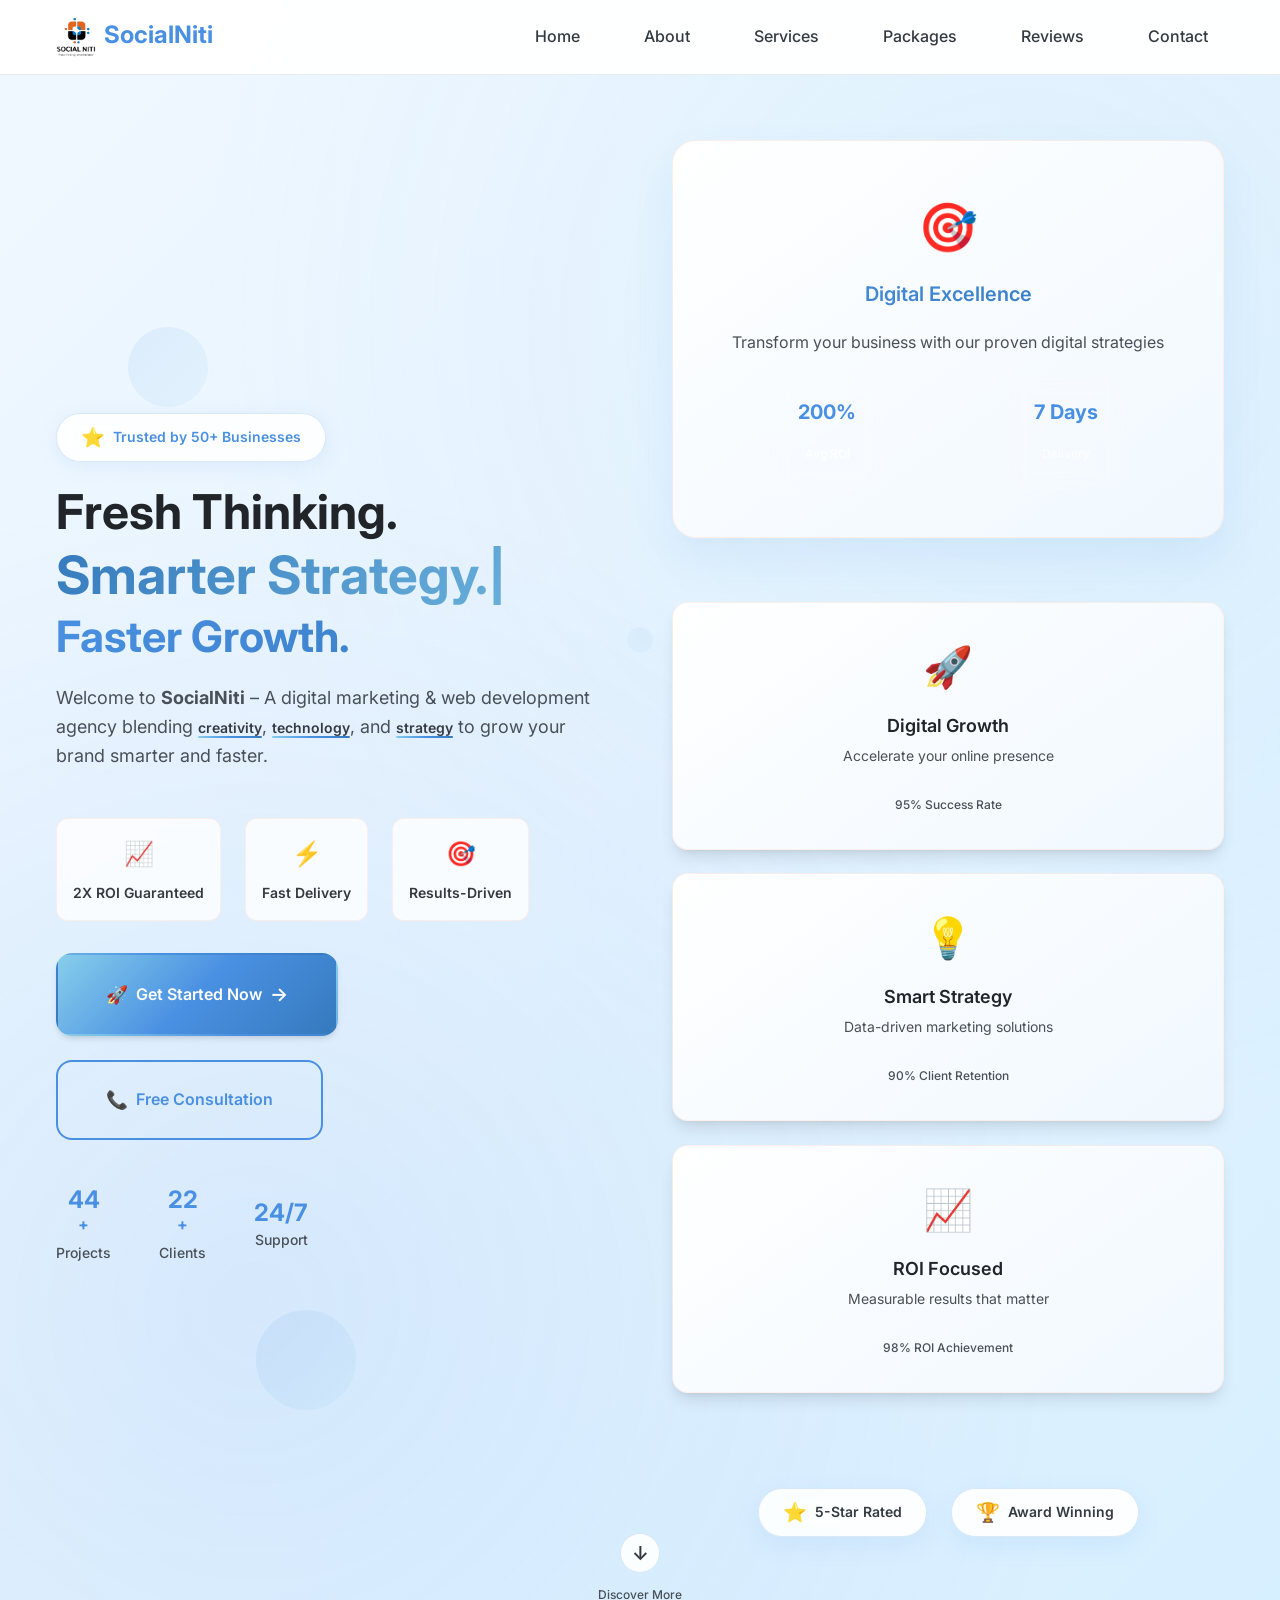
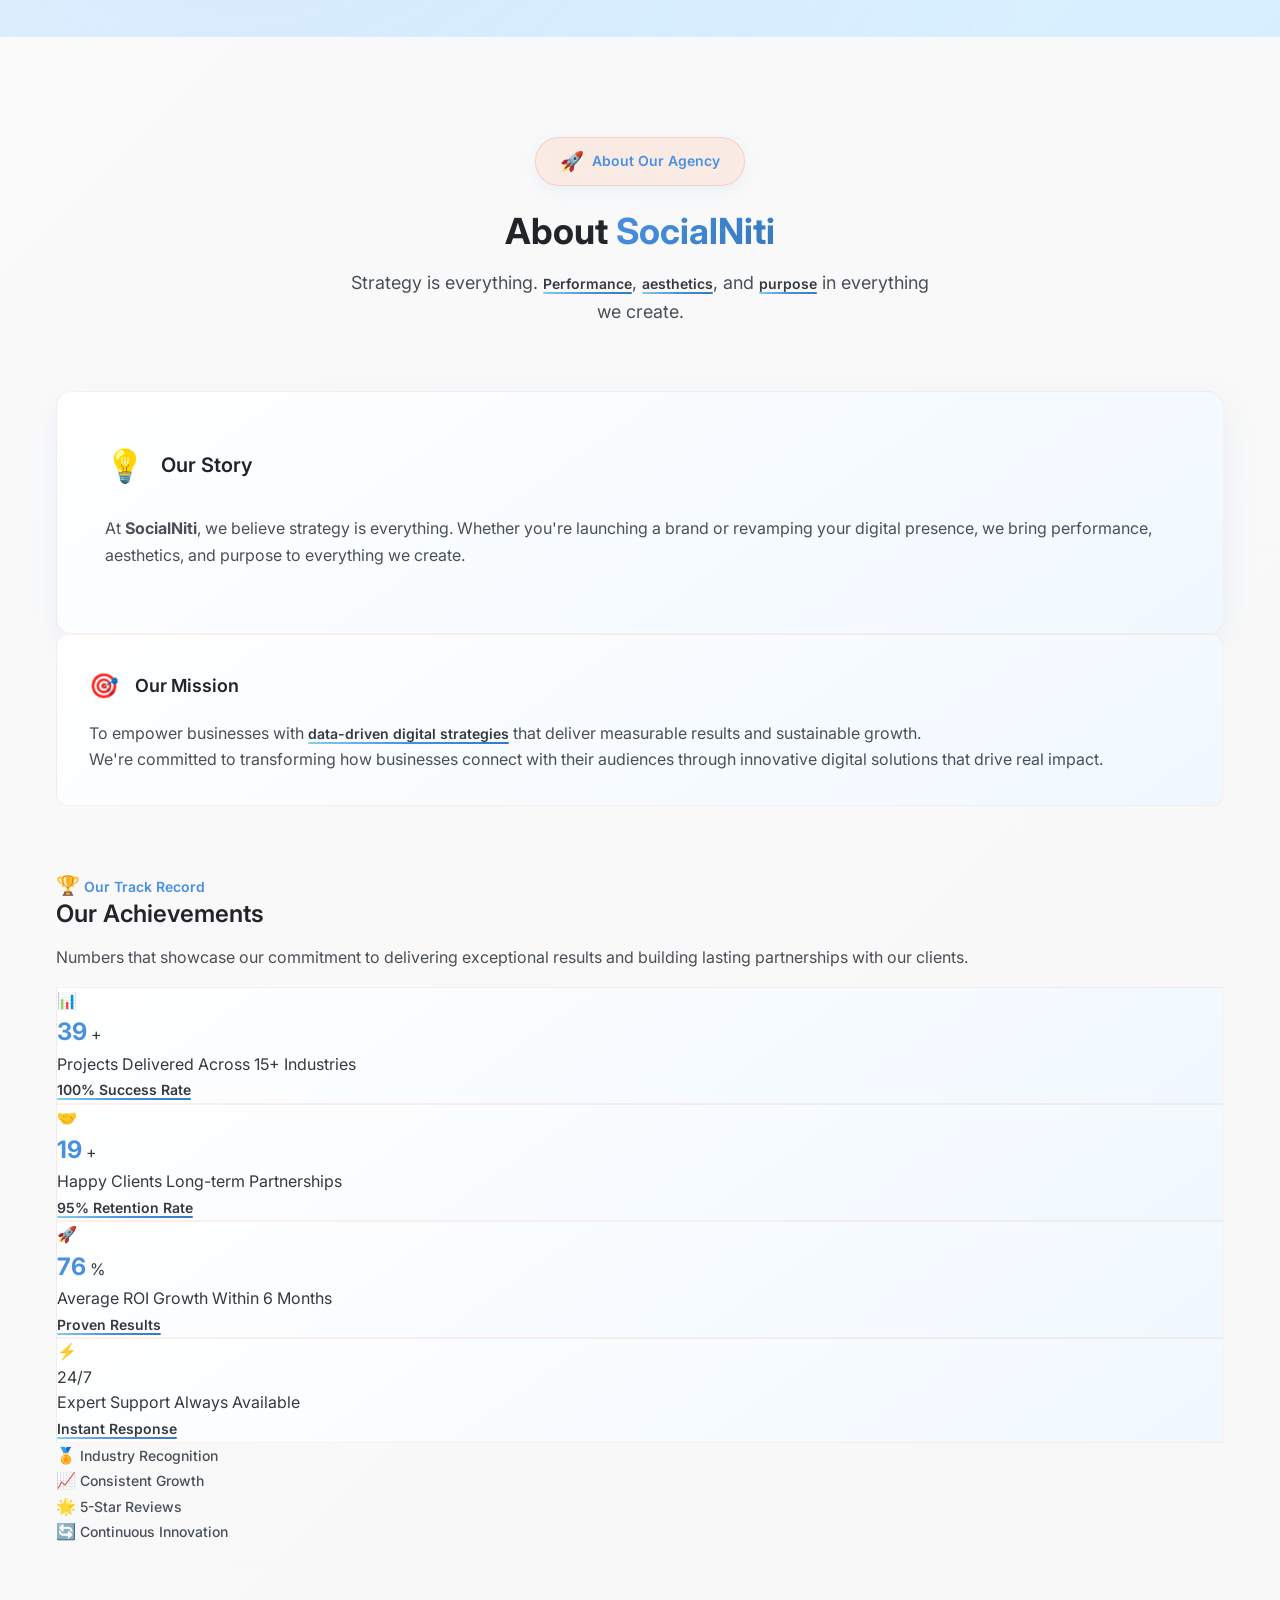
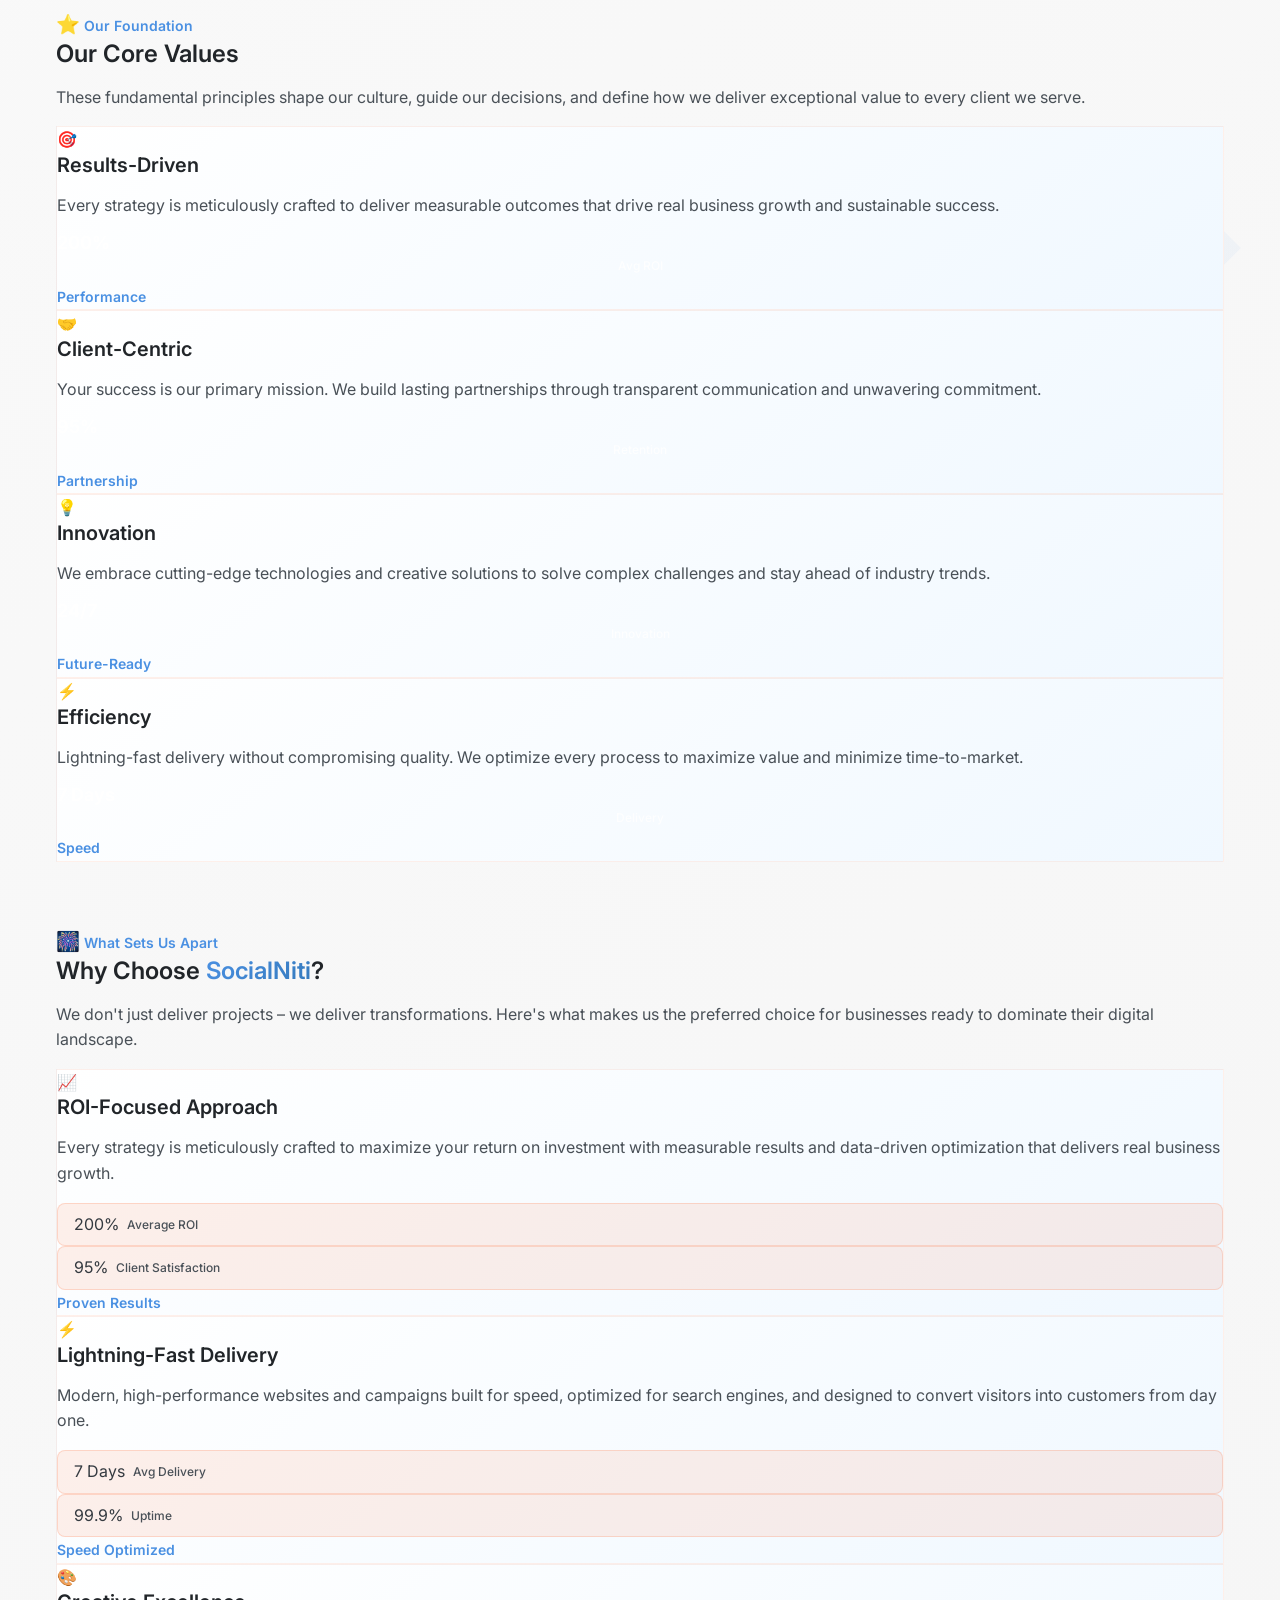
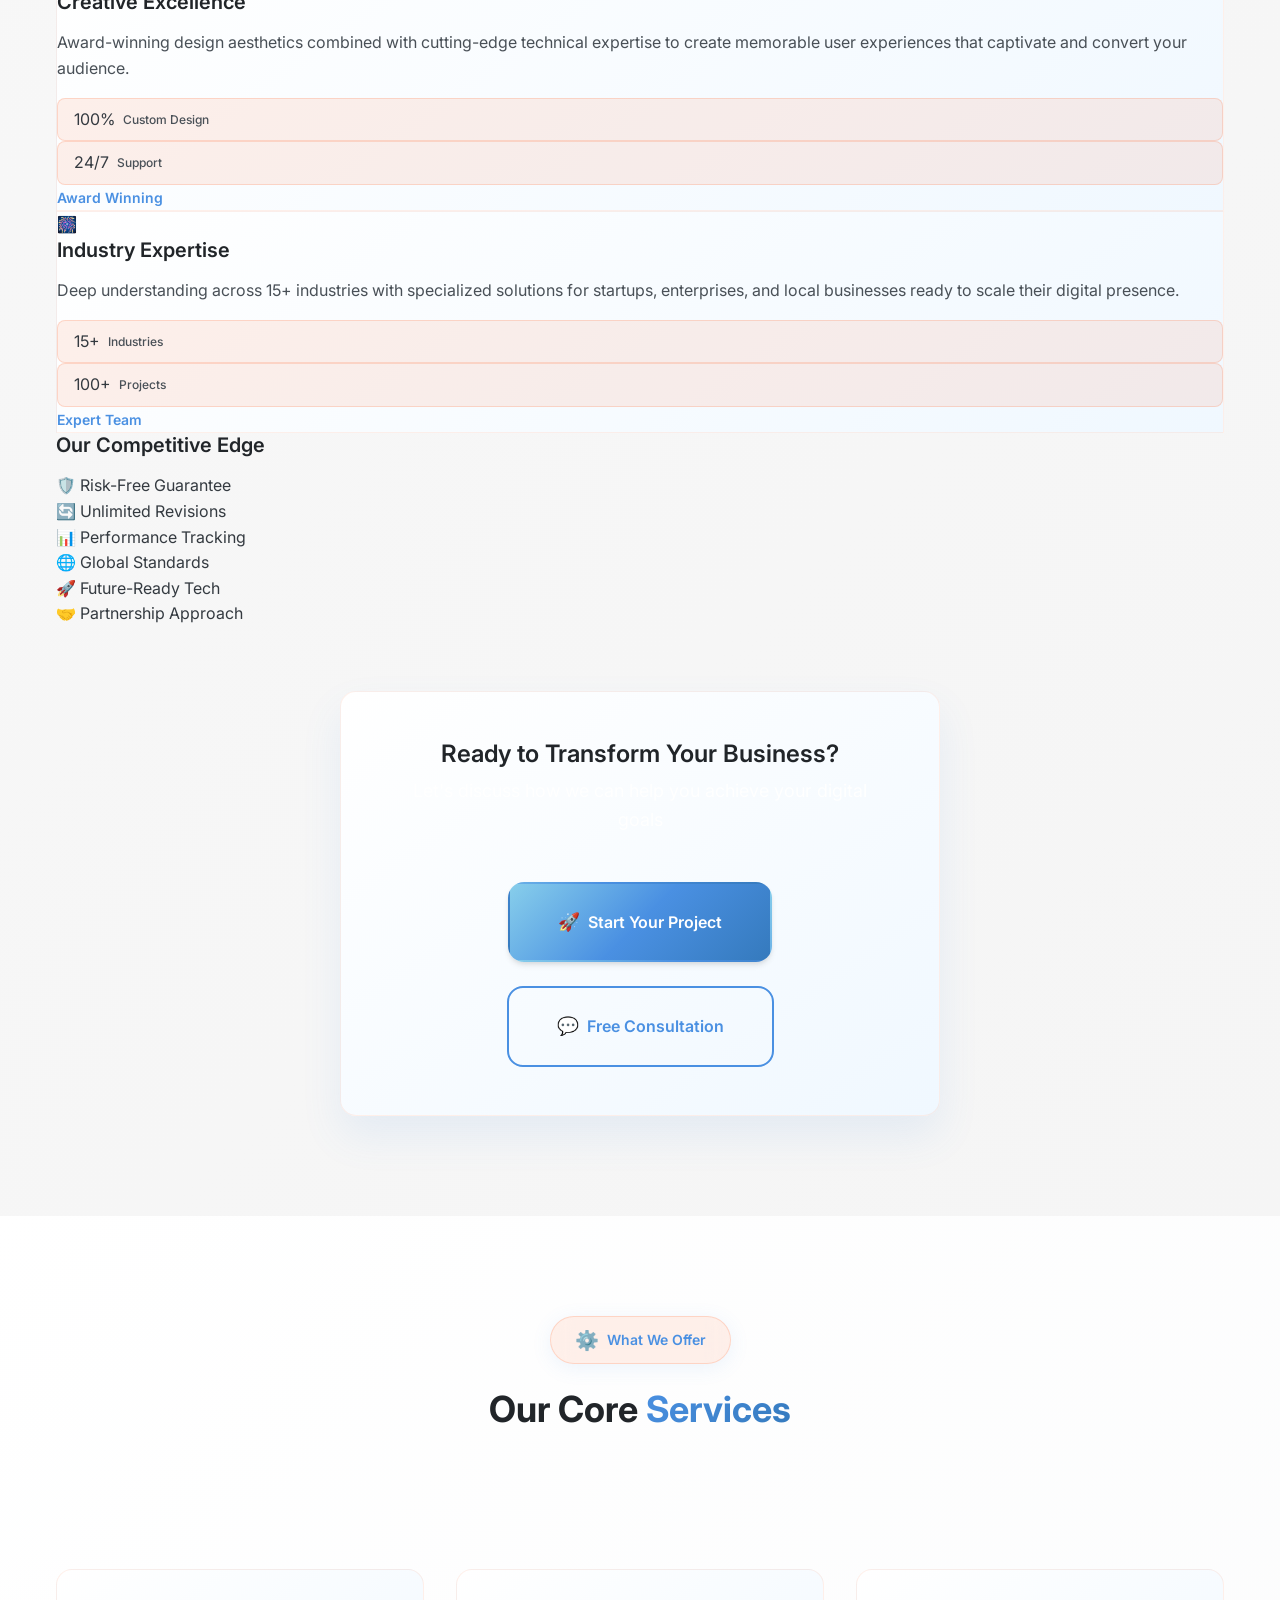
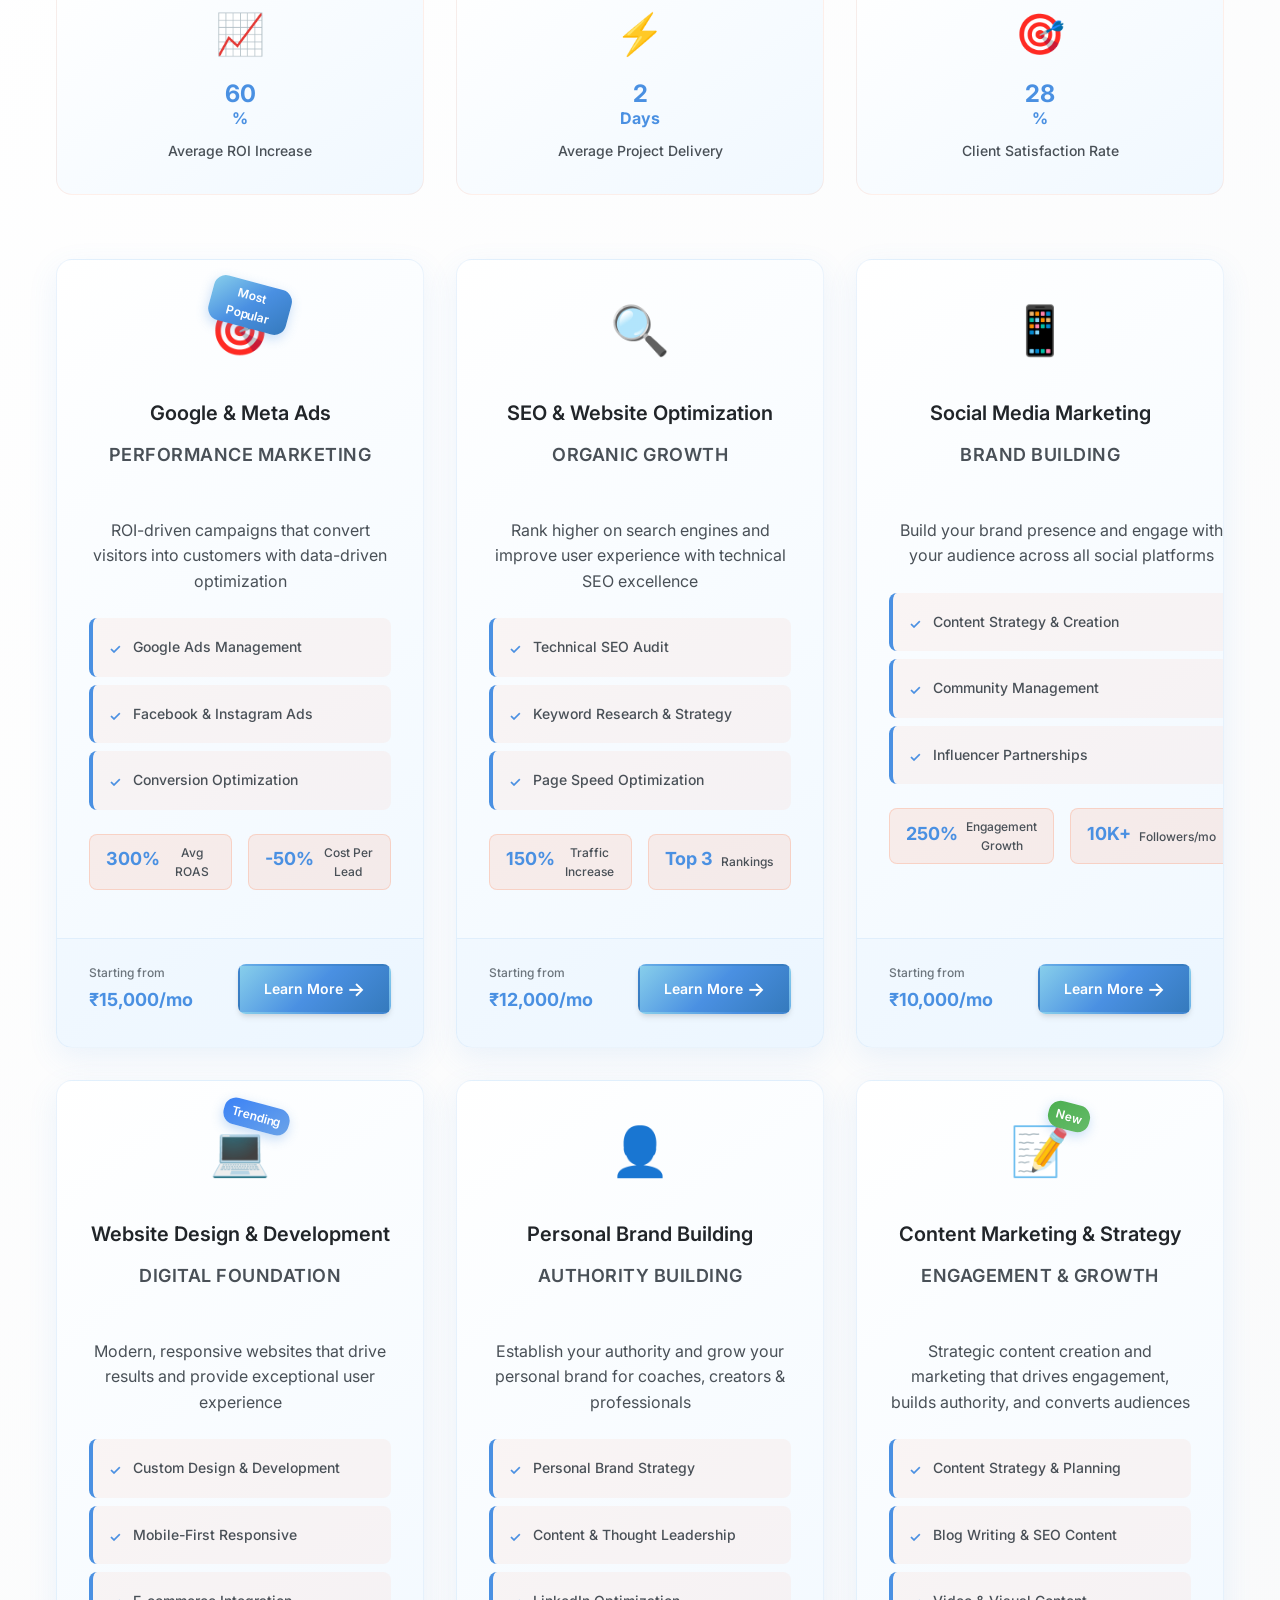
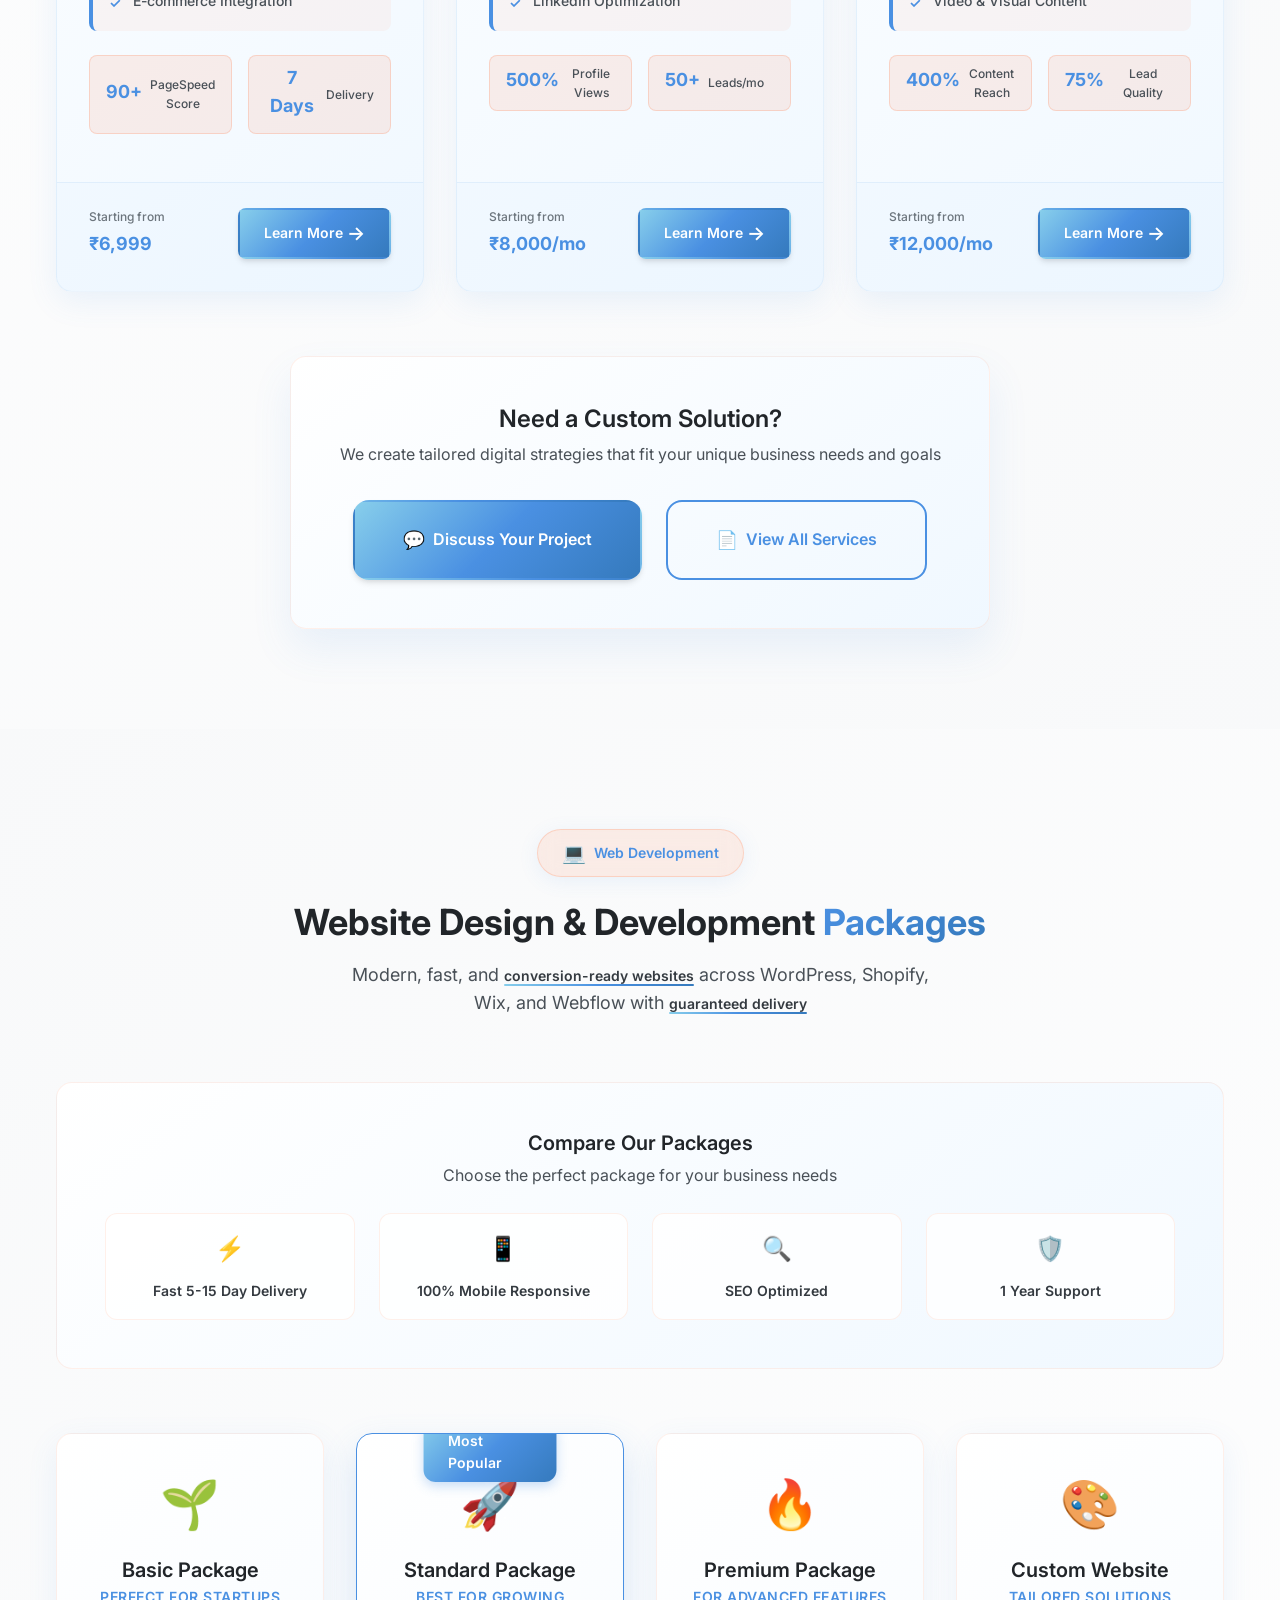
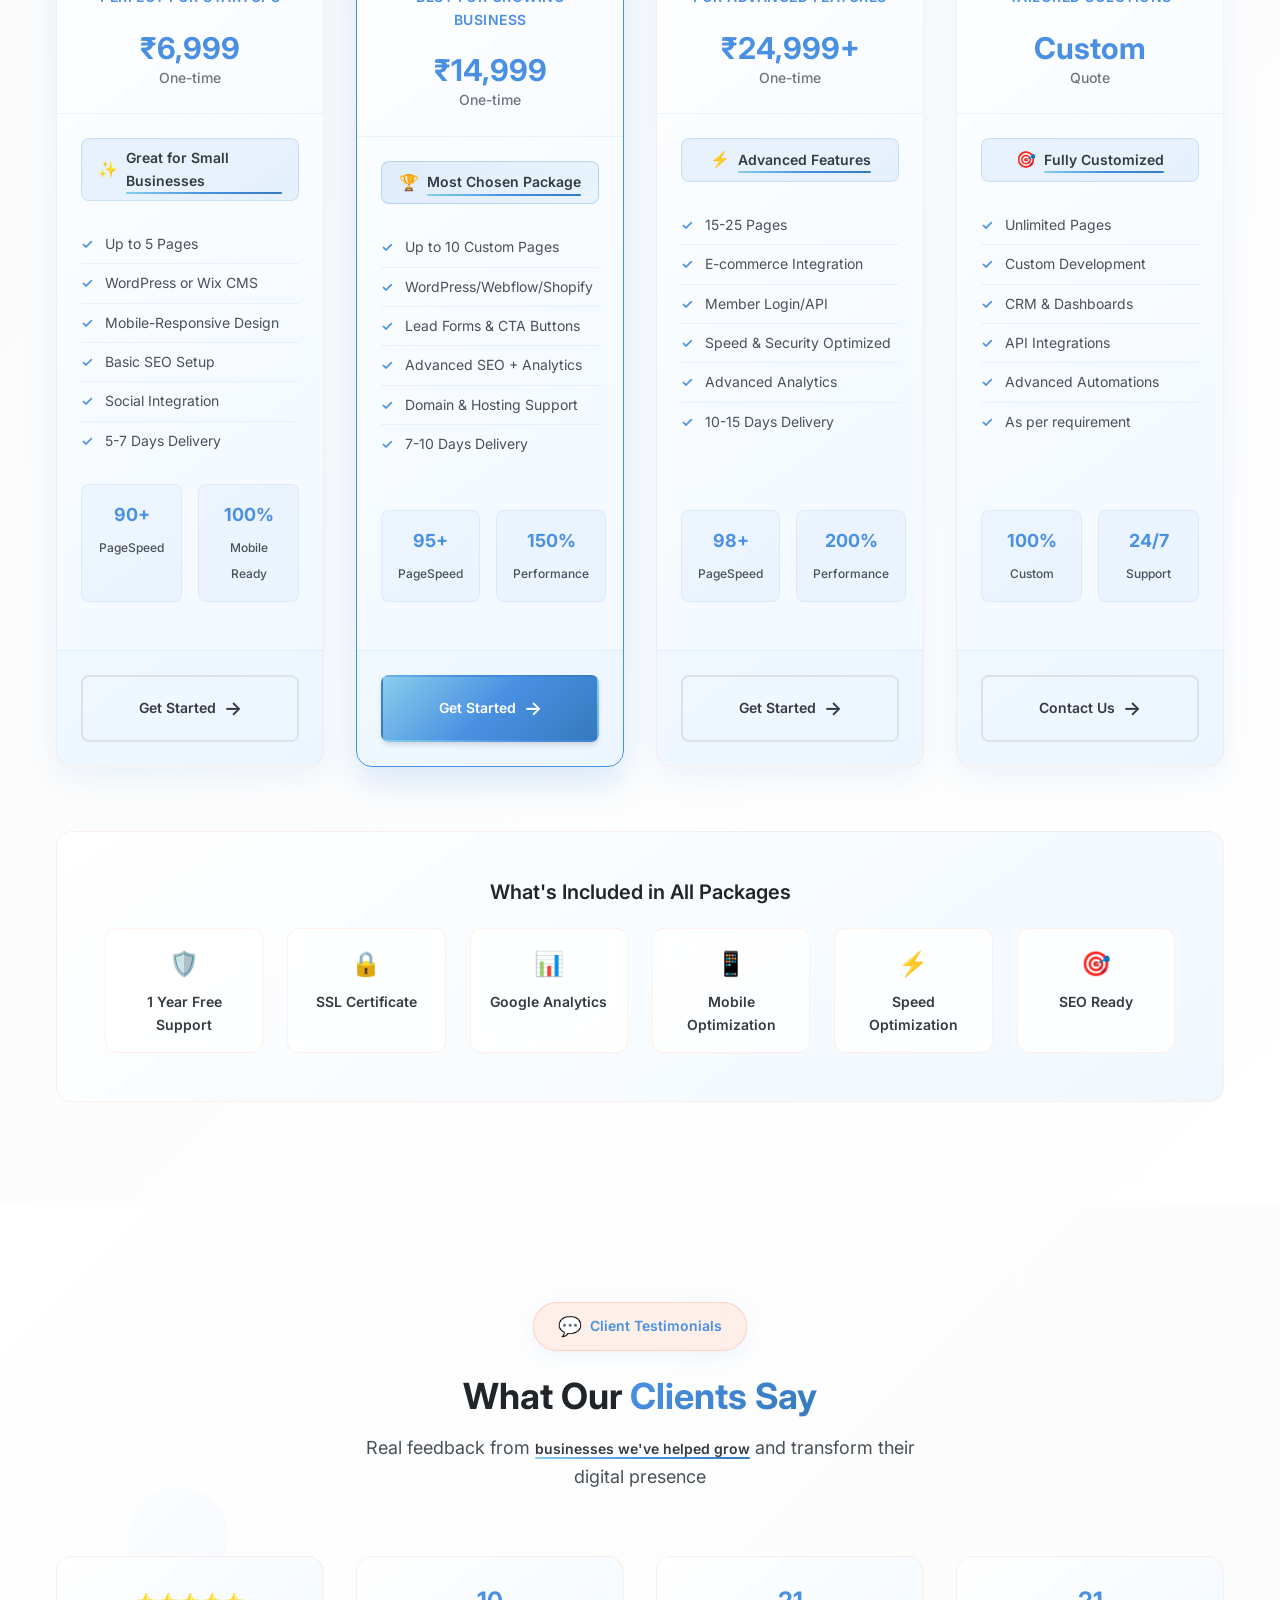
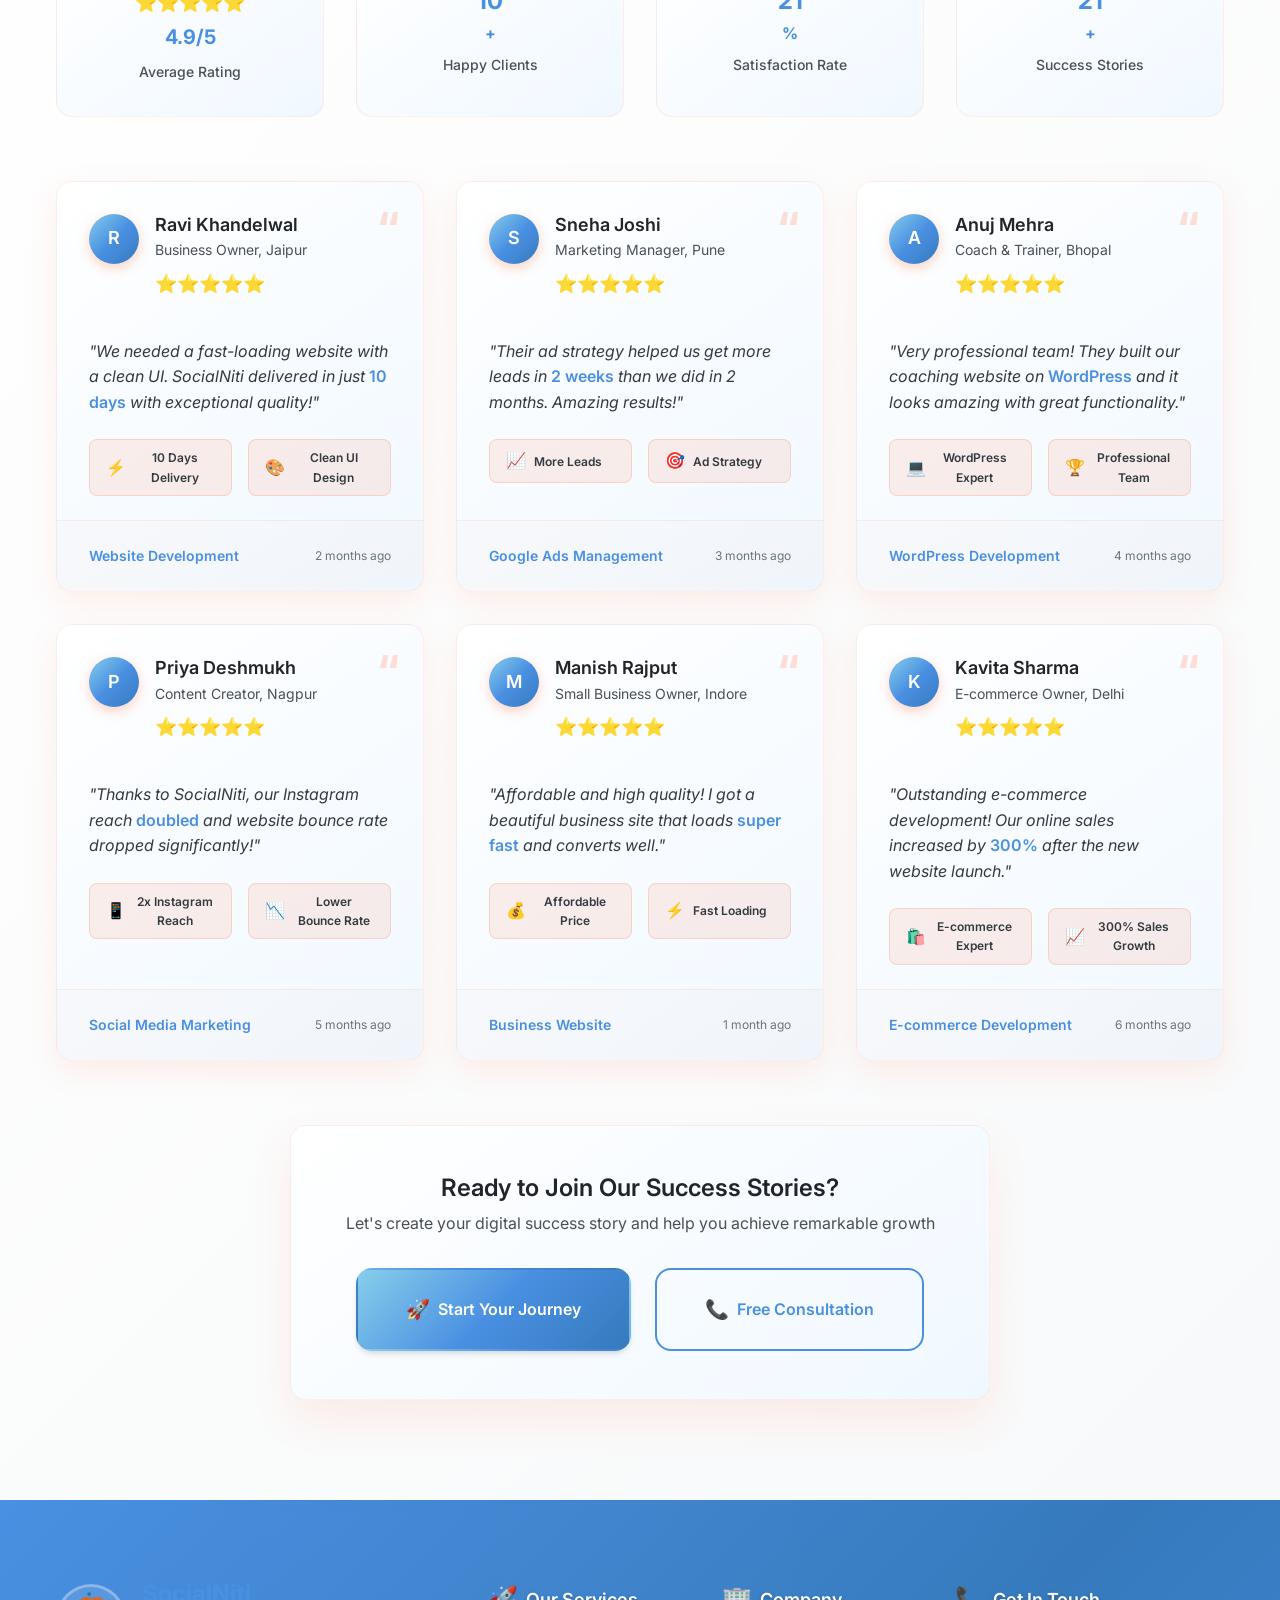
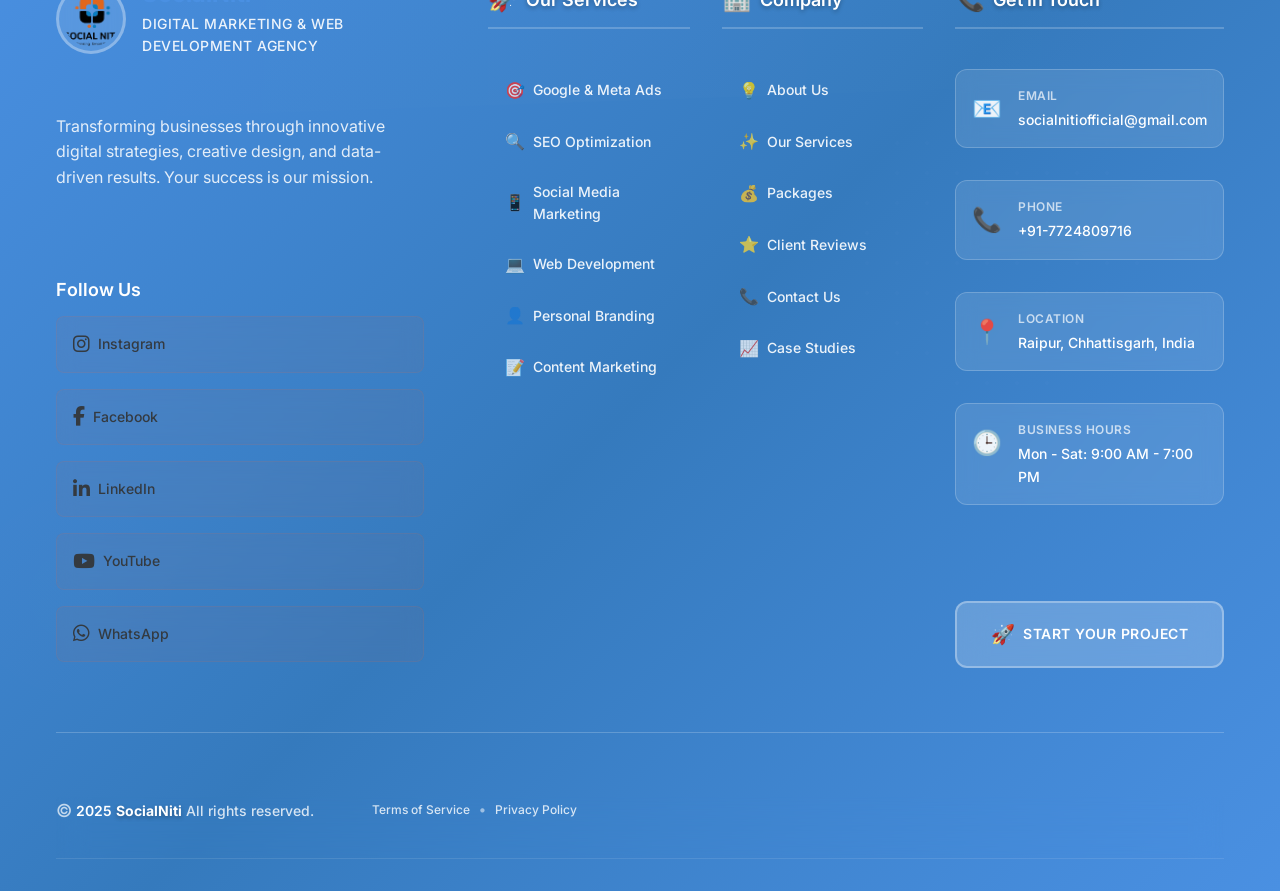
<file: index.html>
<!DOCTYPE html>
<html lang="en">
<head>
    <meta charset="UTF-8">
    <meta name="viewport" content="width=device-width, initial-scale=1.0">
    <title>SocialNiti - Digital Marketing & Web Development Agency | ROI-Focused Growth</title>
    <meta name="description" content="SocialNiti - Leading digital marketing & web development agency in Raipur. Expert Google Ads, SEO, Social Media Marketing & Website Development. Get 2X ROI guaranteed. Free consultation available.">
    <meta name="keywords" content="digital marketing agency, web development, SEO services, Google Ads, social media marketing, Raipur, Chhattisgarh, website design, ROI marketing">
    <meta name="author" content="SocialNiti">
    <meta name="robots" content="index, follow">
    <meta property="og:title" content="SocialNiti - Digital Marketing & Web Development Agency">
    <meta property="og:description" content="Leading digital marketing agency blending creativity, technology, and strategy to grow your brand smarter and faster.">
    <meta property="og:image" content="socialNiti.png">
    <meta property="og:url" content="https://socialniti.com">
    <meta property="og:type" content="website">
    <meta name="twitter:card" content="summary_large_image">
    <meta name="twitter:title" content="SocialNiti - Digital Marketing Agency">
    <meta name="twitter:description" content="Expert digital marketing and web development services with guaranteed ROI.">
    <link rel="canonical" href="https://socialniti.com">
    <link rel="icon" type="image/png" href="socialNiti.png">
    <link rel="preconnect" href="https://fonts.googleapis.com">
    <link rel="preconnect" href="https://fonts.gstatic.com" crossorigin>
    <link href="https://fonts.googleapis.com/css2?family=Inter:wght@300;400;500;600;700&display=swap" rel="stylesheet">
    <!-- Font Awesome Icons -->
    <link rel="stylesheet" href="https://cdnjs.cloudflare.com/ajax/libs/font-awesome/6.4.0/css/all.min.css">
    <link rel="stylesheet" href="css/style.css">


    <!-- Structured Data for SEO -->
    <script type="application/ld+json">
    {
        "@context": "https://schema.org",
        "@type": "Organization",
        "name": "SocialNiti",
        "description": "Leading digital marketing & web development agency in Raipur, Chhattisgarh",
        "url": "https://socialniti.com",
        "logo": "https://socialniti.com/socialNiti.png",
        "contactPoint": {
            "@type": "ContactPoint",
            "telephone": "+91-7724809716",
            "contactType": "customer service",
            "email": "socialnitiofficial@gmail.com"
        },
        "address": {
            "@type": "PostalAddress",
            "addressLocality": "Raipur",
            "addressRegion": "Chhattisgarh",
            "addressCountry": "IN"
        },
        "sameAs": [
            "https://www.instagram.com/socialnitiofficial/"
        ],
        "services": [
            "Digital Marketing",
            "Web Development",
            "SEO Services",
            "Google Ads Management",
            "Social Media Marketing",
            "Personal Branding"
        ]
    }
    </script>
</head>
<body>
    <!-- Navigation -->
    <nav class="navbar">
        <div class="container">
            <div class="nav-brand">
                <img src="socialNiti.png" alt="SocialNiti Logo" class="logo">
                <span class="brand-name">SocialNiti</span>
            </div>
            <div class="nav-menu" id="nav-menu">
                <a href="#home" class="nav-link">Home</a>
                <a href="#about" class="nav-link">About</a>
                <a href="#services" class="nav-link">Services</a>
                <a href="#packages" class="nav-link">Packages</a>
                <a href="#reviews" class="nav-link">Reviews</a>
                <a href="contact.html" class="nav-link">Contact</a>
            </div>
            <div class="nav-toggle" id="nav-toggle">
                <span></span>
                <span></span>
                <span></span>
            </div>
        </div>
    </nav>

    <!-- Enhanced Hero Section -->
    <section id="home" class="hero hero-enhanced">
        <!-- Animated Background Elements -->
        <div class="hero-bg-elements">
            <div class="floating-shape shape-1"></div>
            <div class="floating-shape shape-2"></div>
            <div class="floating-shape shape-3"></div>
            <div class="floating-shape shape-4"></div>
        </div>

        <!-- Particle System -->
        <div class="particles-container" id="particles"></div>

        <div class="container">
            <div class="hero-content">
                <!-- Enhanced Badge -->
                <div class="hero-badge slide-in-left" style="animation-delay: 0.2s;">
                    <span class="badge-icon">⭐</span>
                    <span class="badge-text">Trusted by 50+ Businesses</span>
                </div>

                <!-- Enhanced Title with Typing Effect -->
                <h1 class="hero-title slide-in-left" style="animation-delay: 0.4s;">
                    <span class="title-line-1">Fresh Thinking.</span>
                    <span class="title-line-2 animated-gradient typing-effect">Smarter Strategy.</span>
                    <span class="title-line-3 gradient-text">Faster Growth.</span>
                </h1>

                <!-- Enhanced Subtitle -->
                <p class="hero-subtitle slide-in-left" style="animation-delay: 0.6s;">
                    Welcome to <strong>SocialNiti</strong> – A digital marketing & web development agency blending
                    <span class="highlight-text">creativity</span>, <span class="highlight-text">technology</span>,
                    and <span class="highlight-text">strategy</span> to grow your brand smarter and faster.
                </p>

                <!-- Key Benefits -->
                <div class="hero-benefits slide-in-left" style="animation-delay: 0.8s;">
                    <div class="benefit-item">
                        <span class="benefit-icon">📈</span>
                        <span class="benefit-text">2X ROI Guaranteed</span>
                    </div>
                    <div class="benefit-item">
                        <span class="benefit-icon">⚡</span>
                        <span class="benefit-text">Fast Delivery</span>
                    </div>
                    <div class="benefit-item">
                        <span class="benefit-icon">🎯</span>
                        <span class="benefit-text">Results-Driven</span>
                    </div>
                </div>

                <!-- Enhanced CTA Buttons -->
                <div class="hero-cta slide-in-left" style="animation-delay: 1s;">
                    <a href="contact.html" class="btn btn-primary btn-enhanced hover-glow">
                        <span class="btn-icon">🚀</span>
                        <span class="btn-text">Get Started Now</span>
                        <span class="btn-arrow">→</span>
                    </a>
                    <a href="contact.html" class="btn btn-secondary btn-enhanced hover-lift">
                        <span class="btn-icon">📞</span>
                        <span class="btn-text">Free Consultation</span>
                    </a>
                </div>

                <!-- Trust Indicators -->
                <div class="hero-trust slide-in-left" style="animation-delay: 1.2s;">
                    <div class="trust-item">
                        <span class="trust-number counter" data-target="100">0</span><span class="trust-plus">+</span>
                        <span class="trust-label">Projects</span>
                    </div>
                    <div class="trust-item">
                        <span class="trust-number counter" data-target="50">0</span><span class="trust-plus">+</span>
                        <span class="trust-label">Clients</span>
                    </div>
                    <div class="trust-item">
                        <span class="trust-number">24/7</span>
                        <span class="trust-label">Support</span>
                    </div>
                </div>
            </div>

            <!-- Enhanced Visual Section -->
            <div class="hero-visual">
                <!-- Main Feature Card -->
                <div class="hero-main-card modern-card hover-lift scale-in" style="animation-delay: 0.5s;">
                    <div class="card-header">
                        <div class="card-icon-large pulse-animation">🎯</div>
                        <h3 class="card-title gradient-text">Digital Excellence</h3>
                    </div>
                    <div class="card-content">
                        <p>Transform your business with our proven digital strategies</p>
                        <div class="card-stats">
                            <div class="stat-item">
                                <span class="stat-value">200%</span>
                                <span class="stat-label">Avg ROI</span>
                            </div>
                            <div class="stat-item">
                                <span class="stat-value">7 Days</span>
                                <span class="stat-label">Delivery</span>
                            </div>
                        </div>
                    </div>
                </div>

                <!-- Service Cards Grid -->
                <div class="hero-cards-grid">
                    <div class="hero-card modern-card hover-lift float-animation" style="animation-delay: 0.7s;">
                        <div class="card-icon pulse-animation">🚀</div>
                        <h4>Digital Growth</h4>
                        <p>Accelerate your online presence</p>
                        <div class="card-progress">
                            <div class="progress-bar" data-progress="95"></div>
                            <span class="progress-text">95% Success Rate</span>
                        </div>
                    </div>

                    <div class="hero-card modern-card hover-lift float-animation" style="animation-delay: 0.9s;">
                        <div class="card-icon pulse-animation" style="animation-delay: 0.3s;">💡</div>
                        <h4>Smart Strategy</h4>
                        <p>Data-driven marketing solutions</p>
                        <div class="card-progress">
                            <div class="progress-bar" data-progress="90"></div>
                            <span class="progress-text">90% Client Retention</span>
                        </div>
                    </div>

                    <div class="hero-card modern-card hover-lift float-animation" style="animation-delay: 1.1s;">
                        <div class="card-icon pulse-animation" style="animation-delay: 0.6s;">📈</div>
                        <h4>ROI Focused</h4>
                        <p>Measurable results that matter</p>
                        <div class="card-progress">
                            <div class="progress-bar" data-progress="98"></div>
                            <span class="progress-text">98% ROI Achievement</span>
                        </div>
                    </div>
                </div>

                <!-- Interactive Elements -->
                <div class="hero-interactive">
                    <div class="interactive-element element-1 hover-scale">
                        <span class="element-icon">⭐</span>
                        <span class="element-text">5-Star Rated</span>
                    </div>
                    <div class="interactive-element element-2 hover-scale">
                        <span class="element-icon">🏆</span>
                        <span class="element-text">Award Winning</span>
                    </div>
                </div>
            </div>
        </div>

        <!-- Scroll Indicator -->
        <div class="scroll-indicator">
            <div class="scroll-arrow bounce-animation">
                <span>↓</span>
            </div>
            <span class="scroll-text">Discover More</span>
        </div>
    </section>

    <!-- Enhanced About Section -->
    <section id="about" class="about about-enhanced">
        <!-- Background Elements -->
        <div class="about-bg-elements">
            <div class="bg-shape shape-circle"></div>
            <div class="bg-shape shape-triangle"></div>
            <div class="bg-shape shape-square"></div>
        </div>

        <div class="container">
            <!-- Enhanced Section Header -->
            <div class="section-header">
                <div class="section-badge slide-in-left">
                    <span class="badge-icon">🚀</span>
                    <span class="badge-text">About Our Agency</span>
                </div>
                <h2 class="section-title slide-in-left" style="animation-delay: 0.2s;">
                    About <span class="gradient-text">SocialNiti</span>
                </h2>
                <p class="section-subtitle slide-in-left" style="animation-delay: 0.4s;">
                    Strategy is everything. <span class="highlight-text">Performance</span>,
                    <span class="highlight-text">aesthetics</span>, and
                    <span class="highlight-text">purpose</span> in everything we create.
                </p>
            </div>

            <!-- Rearranged About Content - Story & Mission First -->
            <div class="about-content">
                <!-- First Section - Our Story & Our Mission (Two Columns) -->
                <div class="about-story-mission-section">
                    <!-- Left - Our Story -->
                    <div class="story-wrapper">
                        <div class="story-card modern-card hover-lift slide-in-left" style="animation-delay: 0.6s;">
                            <div class="story-header">
                                <div class="story-icon pulse-animation">💡</div>
                                <h3 class="story-title">Our Story</h3>
                            </div>
                            <div class="story-content">
                                <p>At <strong>SocialNiti</strong>, we believe strategy is everything. Whether you're launching a brand or revamping your digital presence, we bring performance, aesthetics, and purpose to everything we create.</p>
                            </div>
                        </div>
                    </div>

                    <!-- Right - Our Mission -->
                    <div class="mission-wrapper">
                        <div class="mission-card modern-card hover-lift slide-in-right" style="animation-delay: 0.6s;">
                            <div class="mission-header">
                                <div class="mission-icon pulse-animation">🎯</div>
                                <h3 class="mission-title">Our Mission</h3>
                            </div>
                            <div class="mission-content">
                                <p>To empower businesses with <span class="highlight-text">data-driven digital strategies</span> that deliver measurable results and sustainable growth.</p>
                                <p>We're committed to transforming how businesses connect with their audiences through innovative digital solutions that drive real impact.</p>
                            </div>
                        </div>
                    </div>
                </div>

                <!-- Second Section - Our Achievements (Full Width) -->
                <div class="about-achievements-section-enhanced">
                    <div class="achievements-header-enhanced slide-in-left" style="animation-delay: 0.8s;">
                        <div class="achievements-badge">
                            <span class="badge-icon">🏆</span>
                            <span class="badge-text">Our Track Record</span>
                        </div>
                        <h3 class="section-subtitle-enhanced">Our Achievements</h3>
                        <p class="achievements-description-enhanced">Numbers that showcase our commitment to delivering exceptional results and building lasting partnerships with our clients.</p>
                    </div>

                    <div class="achievements-stats-grid slide-in-left" style="animation-delay: 1s;">
                        <div class="stat-card-enhanced modern-card hover-lift">
                            <div class="stat-background-pattern"></div>
                            <div class="stat-icon-enhanced">
                                <span class="stat-emoji">📊</span>
                            </div>
                            <div class="stat-content-enhanced">
                                <div class="stat-number-wrapper">
                                    <span class="stat-number-enhanced counter" data-target="100">0</span>
                                    <span class="stat-plus-enhanced">+</span>
                                </div>
                                <span class="stat-label-enhanced">Projects Delivered</span>
                                <span class="stat-sublabel">Across 15+ Industries</span>
                                <div class="stat-progress-enhanced">
                                    <div class="progress-line-enhanced" data-progress="100"></div>
                                </div>
                            </div>
                            <div class="stat-highlight">
                                <span class="highlight-text">100% Success Rate</span>
                            </div>
                        </div>

                        <div class="stat-card-enhanced modern-card hover-lift">
                            <div class="stat-background-pattern"></div>
                            <div class="stat-icon-enhanced">
                                <span class="stat-emoji">🤝</span>
                            </div>
                            <div class="stat-content-enhanced">
                                <div class="stat-number-wrapper">
                                    <span class="stat-number-enhanced counter" data-target="50">0</span>
                                    <span class="stat-plus-enhanced">+</span>
                                </div>
                                <span class="stat-label-enhanced">Happy Clients</span>
                                <span class="stat-sublabel">Long-term Partnerships</span>
                                <div class="stat-progress-enhanced">
                                    <div class="progress-line-enhanced" data-progress="95"></div>
                                </div>
                            </div>
                            <div class="stat-highlight">
                                <span class="highlight-text">95% Retention Rate</span>
                            </div>
                        </div>

                        <div class="stat-card-enhanced modern-card hover-lift">
                            <div class="stat-background-pattern"></div>
                            <div class="stat-icon-enhanced">
                                <span class="stat-emoji">🚀</span>
                            </div>
                            <div class="stat-content-enhanced">
                                <div class="stat-number-wrapper">
                                    <span class="stat-number-enhanced counter" data-target="200">0</span>
                                    <span class="stat-plus-enhanced">%</span>
                                </div>
                                <span class="stat-label-enhanced">Average ROI Growth</span>
                                <span class="stat-sublabel">Within 6 Months</span>
                                <div class="stat-progress-enhanced">
                                    <div class="progress-line-enhanced" data-progress="100"></div>
                                </div>
                            </div>
                            <div class="stat-highlight">
                                <span class="highlight-text">Proven Results</span>
                            </div>
                        </div>

                        <div class="stat-card-enhanced modern-card hover-lift">
                            <div class="stat-background-pattern"></div>
                            <div class="stat-icon-enhanced">
                                <span class="stat-emoji">⚡</span>
                            </div>
                            <div class="stat-content-enhanced">
                                <div class="stat-number-wrapper">
                                    <span class="stat-number-enhanced">24/7</span>
                                </div>
                                <span class="stat-label-enhanced">Expert Support</span>
                                <span class="stat-sublabel">Always Available</span>
                                <div class="stat-progress-enhanced">
                                    <div class="progress-line-enhanced" data-progress="100"></div>
                                </div>
                            </div>
                            <div class="stat-highlight">
                                <span class="highlight-text">Instant Response</span>
                            </div>
                        </div>
                    </div>

                    <!-- Achievement Highlights -->
                    <div class="achievements-highlights slide-in-left" style="animation-delay: 1.2s;">
                        <div class="highlight-item">
                            <span class="highlight-icon">🏅</span>
                            <span class="highlight-label">Industry Recognition</span>
                        </div>
                        <div class="highlight-item">
                            <span class="highlight-icon">📈</span>
                            <span class="highlight-label">Consistent Growth</span>
                        </div>
                        <div class="highlight-item">
                            <span class="highlight-icon">🌟</span>
                            <span class="highlight-label">5-Star Reviews</span>
                        </div>
                        <div class="highlight-item">
                            <span class="highlight-icon">🔄</span>
                            <span class="highlight-label">Continuous Innovation</span>
                        </div>
                    </div>
                </div>

                <!-- Third Section - Our Core Values (Full Width) -->
                <div class="about-values-section-upgraded">
                    <!-- Enhanced Header with Badge -->
                    <div class="values-header-upgraded slide-in-left" style="animation-delay: 1.2s;">
                        <div class="values-badge">
                            <span class="badge-icon">⭐</span>
                            <span class="badge-text">Our Foundation</span>
                        </div>
                        <h3 class="values-title-upgraded">Our Core Values</h3>
                        <p class="values-description-upgraded">These fundamental principles shape our culture, guide our decisions, and define how we deliver exceptional value to every client we serve.</p>
                    </div>

                    <!-- Enhanced Values Grid -->
                    <div class="values-grid-upgraded slide-in-left" style="animation-delay: 1.4s;">
                        <div class="value-card-upgraded modern-card hover-lift">
                            <div class="value-background-pattern"></div>
                            <div class="value-icon-upgraded">
                                <span class="value-emoji">🎯</span>
                            </div>
                            <div class="value-content-upgraded">
                                <h4 class="value-name-upgraded">Results-Driven</h4>
                                <p class="value-description-upgraded">Every strategy is meticulously crafted to deliver measurable outcomes that drive real business growth and sustainable success.</p>
                                <div class="value-metrics">
                                    <div class="value-stat">
                                        <span class="stat-number">200%</span>
                                        <span class="stat-label">Avg ROI</span>
                                    </div>
                                </div>
                            </div>
                            <div class="value-badge">
                                <span class="badge-text">Performance</span>
                            </div>
                        </div>

                        <div class="value-card-upgraded modern-card hover-lift">
                            <div class="value-background-pattern"></div>
                            <div class="value-icon-upgraded">
                                <span class="value-emoji">🤝</span>
                            </div>
                            <div class="value-content-upgraded">
                                <h4 class="value-name-upgraded">Client-Centric</h4>
                                <p class="value-description-upgraded">Your success is our primary mission. We build lasting partnerships through transparent communication and unwavering commitment.</p>
                                <div class="value-metrics">
                                    <div class="value-stat">
                                        <span class="stat-number">95%</span>
                                        <span class="stat-label">Retention</span>
                                    </div>
                                </div>
                            </div>
                            <div class="value-badge">
                                <span class="badge-text">Partnership</span>
                            </div>
                        </div>

                        <div class="value-card-upgraded modern-card hover-lift">
                            <div class="value-background-pattern"></div>
                            <div class="value-icon-upgraded">
                                <span class="value-emoji">💡</span>
                            </div>
                            <div class="value-content-upgraded">
                                <h4 class="value-name-upgraded">Innovation</h4>
                                <p class="value-description-upgraded">We embrace cutting-edge technologies and creative solutions to solve complex challenges and stay ahead of industry trends.</p>
                                <div class="value-metrics">
                                    <div class="value-stat">
                                        <span class="stat-number">24/7</span>
                                        <span class="stat-label">Innovation</span>
                                    </div>
                                </div>
                            </div>
                            <div class="value-badge">
                                <span class="badge-text">Future-Ready</span>
                            </div>
                        </div>

                        <div class="value-card-upgraded modern-card hover-lift">
                            <div class="value-background-pattern"></div>
                            <div class="value-icon-upgraded">
                                <span class="value-emoji">⚡</span>
                            </div>
                            <div class="value-content-upgraded">
                                <h4 class="value-name-upgraded">Efficiency</h4>
                                <p class="value-description-upgraded">Lightning-fast delivery without compromising quality. We optimize every process to maximize value and minimize time-to-market.</p>
                                <div class="value-metrics">
                                    <div class="value-stat">
                                        <span class="stat-number">7 Days</span>
                                        <span class="stat-label">Delivery</span>
                                    </div>
                                </div>
                            </div>
                            <div class="value-badge">
                                <span class="badge-text">Speed</span>
                            </div>
                        </div>
                    </div>


                </div>

                <!-- Bottom Section - Why Choose Us (Enhanced) -->
                <div class="about-features-section-enhanced">
                    <!-- Enhanced Header with Badge -->
                    <div class="features-header-enhanced slide-in-left" style="animation-delay: 1.2s;">
                        <div class="features-badge">
                            <span class="badge-icon">🎆</span>
                            <span class="badge-text">What Sets Us Apart</span>
                        </div>
                        <h3 class="features-title-enhanced">Why Choose <span class="gradient-text">SocialNiti</span>?</h3>
                        <p class="features-subtitle-enhanced">We don't just deliver projects – we deliver transformations. Here's what makes us the preferred choice for businesses ready to dominate their digital landscape.</p>
                    </div>

                    <!-- Enhanced Feature Cards Grid -->
                    <div class="features-grid-enhanced">
                        <div class="feature-card-enhanced modern-card hover-lift slide-in-left" style="animation-delay: 1.4s;">
                            <div class="feature-background-pattern"></div>
                            <div class="feature-icon-enhanced">
                                <span class="feature-emoji">📈</span>
                            </div>
                            <div class="feature-content-enhanced">
                                <h4 class="feature-title-enhanced">ROI-Focused Approach</h4>
                                <p class="feature-description">Every strategy is meticulously crafted to maximize your return on investment with measurable results and data-driven optimization that delivers real business growth.</p>
                                <div class="feature-metrics">
                                    <div class="metric-item">
                                        <span class="metric-number">200%</span>
                                        <span class="metric-label">Average ROI</span>
                                    </div>
                                    <div class="metric-item">
                                        <span class="metric-number">95%</span>
                                        <span class="metric-label">Client Satisfaction</span>
                                    </div>
                                </div>
                            </div>
                            <div class="feature-badge">
                                <span class="badge-text">Proven Results</span>
                            </div>
                        </div>

                        <div class="feature-card-enhanced modern-card hover-lift slide-in-left" style="animation-delay: 1.6s;">
                            <div class="feature-background-pattern"></div>
                            <div class="feature-icon-enhanced">
                                <span class="feature-emoji">⚡</span>
                            </div>
                            <div class="feature-content-enhanced">
                                <h4 class="feature-title-enhanced">Lightning-Fast Delivery</h4>
                                <p class="feature-description">Modern, high-performance websites and campaigns built for speed, optimized for search engines, and designed to convert visitors into customers from day one.</p>
                                <div class="feature-metrics">
                                    <div class="metric-item">
                                        <span class="metric-number">7 Days</span>
                                        <span class="metric-label">Avg Delivery</span>
                                    </div>
                                    <div class="metric-item">
                                        <span class="metric-number">99.9%</span>
                                        <span class="metric-label">Uptime</span>
                                    </div>
                                </div>
                            </div>
                            <div class="feature-badge">
                                <span class="badge-text">Speed Optimized</span>
                            </div>
                        </div>

                        <div class="feature-card-enhanced modern-card hover-lift slide-in-left" style="animation-delay: 1.8s;">
                            <div class="feature-background-pattern"></div>
                            <div class="feature-icon-enhanced">
                                <span class="feature-emoji">🎨</span>
                            </div>
                            <div class="feature-content-enhanced">
                                <h4 class="feature-title-enhanced">Creative Excellence</h4>
                                <p class="feature-description">Award-winning design aesthetics combined with cutting-edge technical expertise to create memorable user experiences that captivate and convert your audience.</p>
                                <div class="feature-metrics">
                                    <div class="metric-item">
                                        <span class="metric-number">100%</span>
                                        <span class="metric-label">Custom Design</span>
                                    </div>
                                    <div class="metric-item">
                                        <span class="metric-number">24/7</span>
                                        <span class="metric-label">Support</span>
                                    </div>
                                </div>
                            </div>
                            <div class="feature-badge">
                                <span class="badge-text">Award Winning</span>
                            </div>
                        </div>

                        <div class="feature-card-enhanced modern-card hover-lift slide-in-left" style="animation-delay: 2s;">
                            <div class="feature-background-pattern"></div>
                            <div class="feature-icon-enhanced">
                                <span class="feature-emoji">🎆</span>
                            </div>
                            <div class="feature-content-enhanced">
                                <h4 class="feature-title-enhanced">Industry Expertise</h4>
                                <p class="feature-description">Deep understanding across 15+ industries with specialized solutions for startups, enterprises, and local businesses ready to scale their digital presence.</p>
                                <div class="feature-metrics">
                                    <div class="metric-item">
                                        <span class="metric-number">15+</span>
                                        <span class="metric-label">Industries</span>
                                    </div>
                                    <div class="metric-item">
                                        <span class="metric-number">100+</span>
                                        <span class="metric-label">Projects</span>
                                    </div>
                                </div>
                            </div>
                            <div class="feature-badge">
                                <span class="badge-text">Expert Team</span>
                            </div>
                        </div>
                    </div>

                    <!-- Competitive Advantages -->
                    <div class="competitive-advantages slide-in-left" style="animation-delay: 2.2s;">
                        <h4 class="advantages-title">Our Competitive Edge</h4>
                        <div class="advantages-grid">
                            <div class="advantage-item">
                                <span class="advantage-icon">🛡️</span>
                                <span class="advantage-text">Risk-Free Guarantee</span>
                            </div>
                            <div class="advantage-item">
                                <span class="advantage-icon">🔄</span>
                                <span class="advantage-text">Unlimited Revisions</span>
                            </div>
                            <div class="advantage-item">
                                <span class="advantage-icon">📊</span>
                                <span class="advantage-text">Performance Tracking</span>
                            </div>
                            <div class="advantage-item">
                                <span class="advantage-icon">🌐</span>
                                <span class="advantage-text">Global Standards</span>
                            </div>
                            <div class="advantage-item">
                                <span class="advantage-icon">🚀</span>
                                <span class="advantage-text">Future-Ready Tech</span>
                            </div>
                            <div class="advantage-item">
                                <span class="advantage-icon">🤝</span>
                                <span class="advantage-text">Partnership Approach</span>
                            </div>
                        </div>
                    </div>
                </div>
            </div>

            <!-- Call to Action -->
            <div class="about-cta slide-in-left" style="animation-delay: 2.2s;">
                <div class="cta-card modern-card hover-lift">
                    <div class="cta-content">
                        <h3 class="cta-title">Ready to Transform Your Business?</h3>
                        <p class="cta-subtitle">Let's discuss how we can help you achieve your digital goals</p>
                    </div>
                    <div class="cta-actions">
                        <a href="contact.html" class="btn btn-primary btn-enhanced hover-glow">
                            <span class="btn-icon">🚀</span>
                            <span class="btn-text">Start Your Project</span>
                        </a>
                        <a href="contact.html" class="btn btn-secondary btn-enhanced hover-lift">
                            <span class="btn-icon">💬</span>
                            <span class="btn-text">Free Consultation</span>
                        </a>
                    </div>
                </div>
            </div>
        </div>
    </section>

    <!-- Enhanced Services Section -->
    <section id="services" class="services services-enhanced">
        <!-- Background Elements -->
        <div class="services-bg-elements">
            <div class="service-bg-shape shape-hexagon"></div>
            <div class="service-bg-shape shape-diamond"></div>
            <div class="service-bg-shape shape-circle-large"></div>
        </div>

        <div class="container">
            <!-- Enhanced Section Header -->
            <div class="section-header">
                <div class="section-badge slide-in-left">
                    <span class="badge-icon">⚙️</span>
                    <span class="badge-text">What We Offer</span>
                </div>
                <h2 class="section-title slide-in-left" style="animation-delay: 0.2s;">
                    Our Core <span class="gradient-text">Services</span>
                </h2>
                <p class="section-subtitle slide-in-left" style="animation-delay: 0.4s;">
                    Comprehensive <span class="highlight-text">digital solutions</span> designed to accelerate your business growth and maximize your <span class="highlight-text">online presence</span>
                </p>
            </div>

            <!-- Services Overview Stats -->
            <div class="services-overview slide-in-left" style="animation-delay: 0.6s;">
                <div class="overview-card modern-card hover-lift">
                    <div class="overview-icon pulse-animation">📈</div>
                    <div class="overview-content">
                        <span class="overview-number counter" data-target="200">0</span><span class="overview-plus">%</span>
                        <span class="overview-label">Average ROI Increase</span>
                    </div>
                </div>
                <div class="overview-card modern-card hover-lift">
                    <div class="overview-icon pulse-animation">⚡</div>
                    <div class="overview-content">
                        <span class="overview-number counter" data-target="7">0</span><span class="overview-plus"> Days</span>
                        <span class="overview-label">Average Project Delivery</span>
                    </div>
                </div>
                <div class="overview-card modern-card hover-lift">
                    <div class="overview-icon pulse-animation">🎯</div>
                    <div class="overview-content">
                        <span class="overview-number counter" data-target="95">0</span><span class="overview-plus">%</span>
                        <span class="overview-label">Client Satisfaction Rate</span>
                    </div>
                </div>
            </div>

            <!-- Enhanced Services Grid -->
            <div class="services-grid">
                <!-- Google & Meta Ads -->
                <div class="service-card enhanced-card modern-card hover-lift slide-in-left" style="animation-delay: 0.8s;">
                    <div class="service-header">
                        <div class="service-icon-wrapper">
                            <div class="service-icon pulse-animation">🎯</div>
                            <div class="service-badge">Most Popular</div>
                        </div>
                        <h3 class="service-title">Google & Meta Ads</h3>
                        <p class="service-subtitle">Performance Marketing</p>
                    </div>

                    <div class="service-content">
                        <p class="service-description">ROI-driven campaigns that convert visitors into customers with data-driven optimization</p>

                        <div class="service-features">
                            <div class="feature-item">
                                <span class="feature-icon">✓</span>
                                <span class="feature-text">Google Ads Management</span>
                            </div>
                            <div class="feature-item">
                                <span class="feature-icon">✓</span>
                                <span class="feature-text">Facebook & Instagram Ads</span>
                            </div>
                            <div class="feature-item">
                                <span class="feature-icon">✓</span>
                                <span class="feature-text">Conversion Optimization</span>
                            </div>
                        </div>

                        <div class="service-metrics">
                            <div class="metric-item">
                                <span class="metric-value">300%</span>
                                <span class="metric-label">Avg ROAS</span>
                            </div>
                            <div class="metric-item">
                                <span class="metric-value">-50%</span>
                                <span class="metric-label">Cost Per Lead</span>
                            </div>
                        </div>
                    </div>

                    <div class="service-footer">
                        <div class="service-pricing">
                            <span class="price-label">Starting from</span>
                            <span class="price-value">₹15,000/mo</span>
                        </div>
                        <a href="services.html" class="service-btn btn btn-primary btn-enhanced hover-glow">
                            <span class="btn-text">Learn More</span>
                            <span class="btn-arrow">→</span>
                        </a>
                    </div>
                </div>

                <!-- SEO & Website Optimization -->
                <div class="service-card enhanced-card modern-card hover-lift slide-in-left" style="animation-delay: 1s;">
                    <div class="service-header">
                        <div class="service-icon-wrapper">
                            <div class="service-icon pulse-animation">🔍</div>
                        </div>
                        <h3 class="service-title">SEO & Website Optimization</h3>
                        <p class="service-subtitle">Organic Growth</p>
                    </div>

                    <div class="service-content">
                        <p class="service-description">Rank higher on search engines and improve user experience with technical SEO excellence</p>

                        <div class="service-features">
                            <div class="feature-item">
                                <span class="feature-icon">✓</span>
                                <span class="feature-text">Technical SEO Audit</span>
                            </div>
                            <div class="feature-item">
                                <span class="feature-icon">✓</span>
                                <span class="feature-text">Keyword Research & Strategy</span>
                            </div>
                            <div class="feature-item">
                                <span class="feature-icon">✓</span>
                                <span class="feature-text">Page Speed Optimization</span>
                            </div>
                        </div>

                        <div class="service-metrics">
                            <div class="metric-item">
                                <span class="metric-value">150%</span>
                                <span class="metric-label">Traffic Increase</span>
                            </div>
                            <div class="metric-item">
                                <span class="metric-value">Top 3</span>
                                <span class="metric-label">Rankings</span>
                            </div>
                        </div>
                    </div>

                    <div class="service-footer">
                        <div class="service-pricing">
                            <span class="price-label">Starting from</span>
                            <span class="price-value">₹12,000/mo</span>
                        </div>
                        <a href="services.html" class="service-btn btn btn-primary btn-enhanced hover-glow">
                            <span class="btn-text">Learn More</span>
                            <span class="btn-arrow">→</span>
                        </a>
                    </div>
                </div>

                <!-- Social Media Marketing -->
                <div class="service-card enhanced-card modern-card hover-lift slide-in-left" style="animation-delay: 1.2s;">
                    <div class="service-header">
                        <div class="service-icon-wrapper">
                            <div class="service-icon pulse-animation">📱</div>
                        </div>
                        <h3 class="service-title">Social Media Marketing</h3>
                        <p class="service-subtitle">Brand Building</p>
                    </div>

                    <div class="service-content">
                        <p class="service-description">Build your brand presence and engage with your audience across all social platforms</p>

                        <div class="service-features">
                            <div class="feature-item">
                                <span class="feature-icon">✓</span>
                                <span class="feature-text">Content Strategy & Creation</span>
                            </div>
                            <div class="feature-item">
                                <span class="feature-icon">✓</span>
                                <span class="feature-text">Community Management</span>
                            </div>
                            <div class="feature-item">
                                <span class="feature-icon">✓</span>
                                <span class="feature-text">Influencer Partnerships</span>
                            </div>
                        </div>

                        <div class="service-metrics">
                            <div class="metric-item">
                                <span class="metric-value">250%</span>
                                <span class="metric-label">Engagement Growth</span>
                            </div>
                            <div class="metric-item">
                                <span class="metric-value">10K+</span>
                                <span class="metric-label">Followers/mo</span>
                            </div>
                        </div>
                    </div>

                    <div class="service-footer">
                        <div class="service-pricing">
                            <span class="price-label">Starting from</span>
                            <span class="price-value">₹10,000/mo</span>
                        </div>
                        <a href="services.html" class="service-btn btn btn-primary btn-enhanced hover-glow">
                            <span class="btn-text">Learn More</span>
                            <span class="btn-arrow">→</span>
                        </a>
                    </div>
                </div>

                <!-- Website Design & Development -->
                <div class="service-card enhanced-card modern-card hover-lift slide-in-left" style="animation-delay: 1.4s;">
                    <div class="service-header">
                        <div class="service-icon-wrapper">
                            <div class="service-icon pulse-animation">💻</div>
                            <div class="service-badge trending">Trending</div>
                        </div>
                        <h3 class="service-title">Website Design & Development</h3>
                        <p class="service-subtitle">Digital Foundation</p>
                    </div>

                    <div class="service-content">
                        <p class="service-description">Modern, responsive websites that drive results and provide exceptional user experience</p>

                        <div class="service-features">
                            <div class="feature-item">
                                <span class="feature-icon">✓</span>
                                <span class="feature-text">Custom Design & Development</span>
                            </div>
                            <div class="feature-item">
                                <span class="feature-icon">✓</span>
                                <span class="feature-text">Mobile-First Responsive</span>
                            </div>
                            <div class="feature-item">
                                <span class="feature-icon">✓</span>
                                <span class="feature-text">E-commerce Integration</span>
                            </div>
                        </div>

                        <div class="service-metrics">
                            <div class="metric-item">
                                <span class="metric-value">90+</span>
                                <span class="metric-label">PageSpeed Score</span>
                            </div>
                            <div class="metric-item">
                                <span class="metric-value">7 Days</span>
                                <span class="metric-label">Delivery</span>
                            </div>
                        </div>
                    </div>

                    <div class="service-footer">
                        <div class="service-pricing">
                            <span class="price-label">Starting from</span>
                            <span class="price-value">₹6,999</span>
                        </div>
                        <a href="services.html" class="service-btn btn btn-primary btn-enhanced hover-glow">
                            <span class="btn-text">Learn More</span>
                            <span class="btn-arrow">→</span>
                        </a>
                    </div>
                </div>

                <!-- Personal Brand Building -->
                <div class="service-card enhanced-card modern-card hover-lift slide-in-left" style="animation-delay: 1.6s;">
                    <div class="service-header">
                        <div class="service-icon-wrapper">
                            <div class="service-icon pulse-animation">👤</div>
                        </div>
                        <h3 class="service-title">Personal Brand Building</h3>
                        <p class="service-subtitle">Authority Building</p>
                    </div>

                    <div class="service-content">
                        <p class="service-description">Establish your authority and grow your personal brand for coaches, creators & professionals</p>

                        <div class="service-features">
                            <div class="feature-item">
                                <span class="feature-icon">✓</span>
                                <span class="feature-text">Personal Brand Strategy</span>
                            </div>
                            <div class="feature-item">
                                <span class="feature-icon">✓</span>
                                <span class="feature-text">Content & Thought Leadership</span>
                            </div>
                            <div class="feature-item">
                                <span class="feature-icon">✓</span>
                                <span class="feature-text">LinkedIn Optimization</span>
                            </div>
                        </div>

                        <div class="service-metrics">
                            <div class="metric-item">
                                <span class="metric-value">500%</span>
                                <span class="metric-label">Profile Views</span>
                            </div>
                            <div class="metric-item">
                                <span class="metric-value">50+</span>
                                <span class="metric-label">Leads/mo</span>
                            </div>
                        </div>
                    </div>

                    <div class="service-footer">
                        <div class="service-pricing">
                            <span class="price-label">Starting from</span>
                            <span class="price-value">₹8,000/mo</span>
                        </div>
                        <a href="services.html" class="service-btn btn btn-primary btn-enhanced hover-glow">
                            <span class="btn-text">Learn More</span>
                            <span class="btn-arrow">→</span>
                        </a>
                    </div>
                </div>

                <!-- Content Marketing & Strategy -->
                <div class="service-card enhanced-card modern-card hover-lift slide-in-left" style="animation-delay: 1.8s;">
                    <div class="service-header">
                        <div class="service-icon-wrapper">
                            <div class="service-icon pulse-animation">📝</div>
                            <div class="service-badge new">New</div>
                        </div>
                        <h3 class="service-title">Content Marketing & Strategy</h3>
                        <p class="service-subtitle">Engagement & Growth</p>
                    </div>

                    <div class="service-content">
                        <p class="service-description">Strategic content creation and marketing that drives engagement, builds authority, and converts audiences</p>

                        <div class="service-features">
                            <div class="feature-item">
                                <span class="feature-icon">✓</span>
                                <span class="feature-text">Content Strategy & Planning</span>
                            </div>
                            <div class="feature-item">
                                <span class="feature-icon">✓</span>
                                <span class="feature-text">Blog Writing & SEO Content</span>
                            </div>
                            <div class="feature-item">
                                <span class="feature-icon">✓</span>
                                <span class="feature-text">Video & Visual Content</span>
                            </div>
                        </div>

                        <div class="service-metrics">
                            <div class="metric-item">
                                <span class="metric-value">400%</span>
                                <span class="metric-label">Content Reach</span>
                            </div>
                            <div class="metric-item">
                                <span class="metric-value">75%</span>
                                <span class="metric-label">Lead Quality</span>
                            </div>
                        </div>
                    </div>

                    <div class="service-footer">
                        <div class="service-pricing">
                            <span class="price-label">Starting from</span>
                            <span class="price-value">₹12,000/mo</span>
                        </div>
                        <a href="services.html" class="service-btn btn btn-primary btn-enhanced hover-glow">
                            <span class="btn-text">Learn More</span>
                            <span class="btn-arrow">→</span>
                        </a>
                    </div>
                </div>
            </div>

            <!-- Services CTA -->
            <div class="services-cta slide-in-left" style="animation-delay: 2s;">
                <div class="services-cta-card modern-card hover-lift">
                    <div class="cta-content">
                        <h3 class="cta-title">Need a Custom Solution?</h3>
                        <p class="cta-subtitle">We create tailored digital strategies that fit your unique business needs and goals</p>
                    </div>
                    <div class="cta-actions">
                        <a href="contact.html" class="btn btn-primary btn-enhanced hover-glow">
                            <span class="btn-icon">💬</span>
                            <span class="btn-text">Discuss Your Project</span>
                        </a>
                        <a href="services.html" class="btn btn-secondary btn-enhanced hover-lift">
                            <span class="btn-icon">📄</span>
                            <span class="btn-text">View All Services</span>
                        </a>
                    </div>
                </div>
            </div>
        </div>
    </section>

    <!-- Enhanced Packages Section -->
    <section id="packages" class="packages packages-enhanced">
        <!-- Background Elements -->
        <div class="packages-bg-elements">
            <div class="package-bg-shape shape-star"></div>
            <div class="package-bg-shape shape-pentagon"></div>
            <div class="package-bg-shape shape-oval"></div>
        </div>

        <div class="container">
            <!-- Enhanced Section Header -->
            <div class="section-header">
                <div class="section-badge slide-in-left">
                    <span class="badge-icon">💻</span>
                    <span class="badge-text">Web Development</span>
                </div>
                <h2 class="section-title slide-in-left" style="animation-delay: 0.2s;">
                    Website Design & Development <span class="gradient-text">Packages</span>
                </h2>
                <p class="section-subtitle slide-in-left" style="animation-delay: 0.4s;">
                    Modern, fast, and <span class="highlight-text">conversion-ready websites</span> across WordPress, Shopify, Wix, and Webflow with <span class="highlight-text">guaranteed delivery</span>
                </p>
            </div>

            <!-- Package Comparison Table -->
            <div class="packages-comparison slide-in-left" style="animation-delay: 0.6s;">
                <div class="comparison-header">
                    <h3>Compare Our Packages</h3>
                    <p>Choose the perfect package for your business needs</p>
                </div>
                <div class="comparison-stats">
                    <div class="comparison-stat">
                        <span class="stat-icon">⚡</span>
                        <span class="stat-text">Fast 5-15 Day Delivery</span>
                    </div>
                    <div class="comparison-stat">
                        <span class="stat-icon">📱</span>
                        <span class="stat-text">100% Mobile Responsive</span>
                    </div>
                    <div class="comparison-stat">
                        <span class="stat-icon">🔍</span>
                        <span class="stat-text">SEO Optimized</span>
                    </div>
                    <div class="comparison-stat">
                        <span class="stat-icon">🛡️</span>
                        <span class="stat-text">1 Year Support</span>
                    </div>
                </div>
            </div>

            <!-- Enhanced Packages Grid (One Row) -->
            <div class="packages-grid-enhanced">
                <!-- Basic Package -->
                <div class="package-card-enhanced modern-card hover-lift slide-in-left" style="animation-delay: 0.8s;">
                    <div class="package-header-enhanced">
                        <div class="package-icon">🌱</div>
                        <h3 class="package-title">Basic Package</h3>
                        <p class="package-subtitle">Perfect for Startups</p>
                        <div class="package-price-section">
                            <span class="package-price">₹6,999</span>
                            <span class="package-period">One-time</span>
                        </div>
                    </div>

                    <div class="package-content">
                        <div class="package-highlight">
                            <span class="highlight-icon">✨</span>
                            <span class="highlight-text">Great for Small Businesses</span>
                        </div>

                        <ul class="package-features-enhanced">
                            <li><span class="feature-check">✓</span> Up to 5 Pages</li>
                            <li><span class="feature-check">✓</span> WordPress or Wix CMS</li>
                            <li><span class="feature-check">✓</span> Mobile-Responsive Design</li>
                            <li><span class="feature-check">✓</span> Basic SEO Setup</li>
                            <li><span class="feature-check">✓</span> Social Integration</li>
                            <li><span class="feature-check">✓</span> 5-7 Days Delivery</li>
                        </ul>

                        <div class="package-metrics">
                            <div class="metric">
                                <span class="metric-value">90+</span>
                                <span class="metric-label">PageSpeed</span>
                            </div>
                            <div class="metric">
                                <span class="metric-value">100%</span>
                                <span class="metric-label">Mobile Ready</span>
                            </div>
                        </div>
                    </div>

                    <div class="package-footer">
                        <a href="contact.html" class="package-btn btn btn-outline btn-enhanced hover-lift">
                            <span class="btn-text">Get Started</span>
                            <span class="btn-arrow">→</span>
                        </a>
                    </div>
                </div>

                <!-- Standard Package (Featured) -->
                <div class="package-card-enhanced modern-card hover-lift featured-package slide-in-left" style="animation-delay: 1s;">
                    <div class="package-badge-enhanced">Most Popular</div>
                    <div class="package-header-enhanced">
                        <div class="package-icon">🚀</div>
                        <h3 class="package-title">Standard Package</h3>
                        <p class="package-subtitle">Best for Growing Business</p>
                        <div class="package-price-section">
                            <span class="package-price">₹14,999</span>
                            <span class="package-period">One-time</span>
                        </div>
                    </div>

                    <div class="package-content">
                        <div class="package-highlight featured">
                            <span class="highlight-icon">🏆</span>
                            <span class="highlight-text">Most Chosen Package</span>
                        </div>

                        <ul class="package-features-enhanced">
                            <li><span class="feature-check">✓</span> Up to 10 Custom Pages</li>
                            <li><span class="feature-check">✓</span> WordPress/Webflow/Shopify</li>
                            <li><span class="feature-check">✓</span> Lead Forms & CTA Buttons</li>
                            <li><span class="feature-check">✓</span> Advanced SEO + Analytics</li>
                            <li><span class="feature-check">✓</span> Domain & Hosting Support</li>
                            <li><span class="feature-check">✓</span> 7-10 Days Delivery</li>
                        </ul>

                        <div class="package-metrics">
                            <div class="metric">
                                <span class="metric-value">95+</span>
                                <span class="metric-label">PageSpeed</span>
                            </div>
                            <div class="metric">
                                <span class="metric-value">150%</span>
                                <span class="metric-label">Performance</span>
                            </div>
                        </div>
                    </div>

                    <div class="package-footer">
                        <a href="contact.html" class="package-btn btn btn-primary btn-enhanced hover-glow">
                            <span class="btn-text">Get Started</span>
                            <span class="btn-arrow">→</span>
                        </a>
                    </div>
                </div>

                <!-- Premium Package -->
                <div class="package-card-enhanced modern-card hover-lift slide-in-left" style="animation-delay: 1.2s;">
                    <div class="package-header-enhanced">
                        <div class="package-icon">🔥</div>
                        <h3 class="package-title">Premium Package</h3>
                        <p class="package-subtitle">For Advanced Features</p>
                        <div class="package-price-section">
                            <span class="package-price">₹24,999+</span>
                            <span class="package-period">One-time</span>
                        </div>
                    </div>

                    <div class="package-content">
                        <div class="package-highlight">
                            <span class="highlight-icon">⚡</span>
                            <span class="highlight-text">Advanced Features</span>
                        </div>

                        <ul class="package-features-enhanced">
                            <li><span class="feature-check">✓</span> 15-25 Pages</li>
                            <li><span class="feature-check">✓</span> E-commerce Integration</li>
                            <li><span class="feature-check">✓</span> Member Login/API</li>
                            <li><span class="feature-check">✓</span> Speed & Security Optimized</li>
                            <li><span class="feature-check">✓</span> Advanced Analytics</li>
                            <li><span class="feature-check">✓</span> 10-15 Days Delivery</li>
                        </ul>

                        <div class="package-metrics">
                            <div class="metric">
                                <span class="metric-value">98+</span>
                                <span class="metric-label">PageSpeed</span>
                            </div>
                            <div class="metric">
                                <span class="metric-value">200%</span>
                                <span class="metric-label">Performance</span>
                            </div>
                        </div>
                    </div>

                    <div class="package-footer">
                        <a href="contact.html" class="package-btn btn btn-outline btn-enhanced hover-lift">
                            <span class="btn-text">Get Started</span>
                            <span class="btn-arrow">→</span>
                        </a>
                    </div>
                </div>

                <!-- Custom Package -->
                <div class="package-card-enhanced modern-card hover-lift slide-in-left" style="animation-delay: 1.4s;">
                    <div class="package-header-enhanced">
                        <div class="package-icon">🎨</div>
                        <h3 class="package-title">Custom Website</h3>
                        <p class="package-subtitle">Tailored Solutions</p>
                        <div class="package-price-section">
                            <span class="package-price">Custom</span>
                            <span class="package-period">Quote</span>
                        </div>
                    </div>

                    <div class="package-content">
                        <div class="package-highlight">
                            <span class="highlight-icon">🎯</span>
                            <span class="highlight-text">Fully Customized</span>
                        </div>

                        <ul class="package-features-enhanced">
                            <li><span class="feature-check">✓</span> Unlimited Pages</li>
                            <li><span class="feature-check">✓</span> Custom Development</li>
                            <li><span class="feature-check">✓</span> CRM & Dashboards</li>
                            <li><span class="feature-check">✓</span> API Integrations</li>
                            <li><span class="feature-check">✓</span> Advanced Automations</li>
                            <li><span class="feature-check">✓</span> As per requirement</li>
                        </ul>

                        <div class="package-metrics">
                            <div class="metric">
                                <span class="metric-value">100%</span>
                                <span class="metric-label">Custom</span>
                            </div>
                            <div class="metric">
                                <span class="metric-value">24/7</span>
                                <span class="metric-label">Support</span>
                            </div>
                        </div>
                    </div>

                    <div class="package-footer">
                        <a href="contact.html" class="package-btn btn btn-outline btn-enhanced hover-lift">
                            <span class="btn-text">Contact Us</span>
                            <span class="btn-arrow">→</span>
                        </a>
                    </div>
                </div>
            </div>

            <!-- Package Benefits -->
            <div class="packages-benefits slide-in-left" style="animation-delay: 1.6s;">
                <div class="benefits-header">
                    <h3>What's Included in All Packages</h3>
                </div>
                <div class="benefits-grid">
                    <div class="benefit-item">
                        <span class="benefit-icon">🛡️</span>
                        <span class="benefit-text">1 Year Free Support</span>
                    </div>
                    <div class="benefit-item">
                        <span class="benefit-icon">🔒</span>
                        <span class="benefit-text">SSL Certificate</span>
                    </div>
                    <div class="benefit-item">
                        <span class="benefit-icon">📊</span>
                        <span class="benefit-text">Google Analytics</span>
                    </div>
                    <div class="benefit-item">
                        <span class="benefit-icon">📱</span>
                        <span class="benefit-text">Mobile Optimization</span>
                    </div>
                    <div class="benefit-item">
                        <span class="benefit-icon">⚡</span>
                        <span class="benefit-text">Speed Optimization</span>
                    </div>
                    <div class="benefit-item">
                        <span class="benefit-icon">🎯</span>
                        <span class="benefit-text">SEO Ready</span>
                    </div>
                </div>
            </div>
        </div>
    </section>

    <!-- Enhanced Reviews Section -->
    <section id="reviews" class="reviews reviews-enhanced">
        <!-- Background Elements -->
        <div class="reviews-bg-elements">
            <div class="review-bg-shape shape-quote"></div>
            <div class="review-bg-shape shape-heart"></div>
            <div class="review-bg-shape shape-thumbs"></div>
        </div>

        <div class="container">
            <!-- Enhanced Section Header -->
            <div class="section-header">
                <div class="section-badge slide-in-left">
                    <span class="badge-icon">💬</span>
                    <span class="badge-text">Client Testimonials</span>
                </div>
                <h2 class="section-title slide-in-left" style="animation-delay: 0.2s;">
                    What Our <span class="gradient-text">Clients Say</span>
                </h2>
                <p class="section-subtitle slide-in-left" style="animation-delay: 0.4s;">
                    Real feedback from <span class="highlight-text">businesses we've helped grow</span> and transform their digital presence
                </p>
            </div>

            <!-- Reviews Statistics -->
            <div class="reviews-stats slide-in-left" style="animation-delay: 0.6s;">
                <div class="stats-card modern-card hover-lift">
                    <div class="stats-content">
                        <div class="stats-rating">
                            <span class="rating-stars">⭐⭐⭐⭐⭐</span>
                            <span class="rating-number">4.9/5</span>
                        </div>
                        <span class="stats-label">Average Rating</span>
                    </div>
                </div>
                <div class="stats-card modern-card hover-lift">
                    <div class="stats-content">
                        <span class="stats-number counter" data-target="50">0</span><span class="stats-plus">+</span>
                        <span class="stats-label">Happy Clients</span>
                    </div>
                </div>
                <div class="stats-card modern-card hover-lift">
                    <div class="stats-content">
                        <span class="stats-number counter" data-target="98">0</span><span class="stats-plus">%</span>
                        <span class="stats-label">Satisfaction Rate</span>
                    </div>
                </div>
                <div class="stats-card modern-card hover-lift">
                    <div class="stats-content">
                        <span class="stats-number counter" data-target="100">0</span><span class="stats-plus">+</span>
                        <span class="stats-label">Success Stories</span>
                    </div>
                </div>
            </div>

            <!-- Enhanced Reviews Grid -->
            <div class="reviews-grid-enhanced">
                <!-- Review 1 -->
                <div class="review-card-enhanced modern-card hover-lift slide-in-left" style="animation-delay: 0.8s;">
                    <div class="review-header">
                        <div class="review-avatar">
                            <span class="avatar-initial">R</span>
                        </div>
                        <div class="review-author-info">
                            <h4 class="author-name">Ravi Khandelwal</h4>
                            <p class="author-title">Business Owner, Jaipur</p>
                            <div class="review-stars">⭐⭐⭐⭐⭐</div>
                        </div>
                        <div class="review-quote-icon">“</div>
                    </div>

                    <div class="review-content">
                        <p class="review-text">"We needed a fast-loading website with a clean UI. SocialNiti delivered in just <span class="highlight-metric">10 days</span> with exceptional quality!"</p>

                        <div class="review-metrics">
                            <div class="metric-item">
                                <span class="metric-icon">⚡</span>
                                <span class="metric-text">10 Days Delivery</span>
                            </div>
                            <div class="metric-item">
                                <span class="metric-icon">🎨</span>
                                <span class="metric-text">Clean UI Design</span>
                            </div>
                        </div>
                    </div>

                    <div class="review-footer">
                        <div class="review-service">Website Development</div>
                        <div class="review-date">2 months ago</div>
                    </div>
                </div>

                <!-- Review 2 -->
                <div class="review-card-enhanced modern-card hover-lift slide-in-left" style="animation-delay: 1s;">
                    <div class="review-header">
                        <div class="review-avatar">
                            <span class="avatar-initial">S</span>
                        </div>
                        <div class="review-author-info">
                            <h4 class="author-name">Sneha Joshi</h4>
                            <p class="author-title">Marketing Manager, Pune</p>
                            <div class="review-stars">⭐⭐⭐⭐⭐</div>
                        </div>
                        <div class="review-quote-icon">“</div>
                    </div>

                    <div class="review-content">
                        <p class="review-text">"Their ad strategy helped us get more leads in <span class="highlight-metric">2 weeks</span> than we did in 2 months. Amazing results!"</p>

                        <div class="review-metrics">
                            <div class="metric-item">
                                <span class="metric-icon">📈</span>
                                <span class="metric-text">More Leads</span>
                            </div>
                            <div class="metric-item">
                                <span class="metric-icon">🎯</span>
                                <span class="metric-text">Ad Strategy</span>
                            </div>
                        </div>
                    </div>

                    <div class="review-footer">
                        <div class="review-service">Google Ads Management</div>
                        <div class="review-date">3 months ago</div>
                    </div>
                </div>

                <!-- Review 3 -->
                <div class="review-card-enhanced modern-card hover-lift slide-in-left" style="animation-delay: 1.2s;">
                    <div class="review-header">
                        <div class="review-avatar">
                            <span class="avatar-initial">A</span>
                        </div>
                        <div class="review-author-info">
                            <h4 class="author-name">Anuj Mehra</h4>
                            <p class="author-title">Coach & Trainer, Bhopal</p>
                            <div class="review-stars">⭐⭐⭐⭐⭐</div>
                        </div>
                        <div class="review-quote-icon">“</div>
                    </div>

                    <div class="review-content">
                        <p class="review-text">"Very professional team! They built our coaching website on <span class="highlight-metric">WordPress</span> and it looks amazing with great functionality."</p>

                        <div class="review-metrics">
                            <div class="metric-item">
                                <span class="metric-icon">💻</span>
                                <span class="metric-text">WordPress Expert</span>
                            </div>
                            <div class="metric-item">
                                <span class="metric-icon">🏆</span>
                                <span class="metric-text">Professional Team</span>
                            </div>
                        </div>
                    </div>

                    <div class="review-footer">
                        <div class="review-service">WordPress Development</div>
                        <div class="review-date">4 months ago</div>
                    </div>
                </div>

                <!-- Review 4 -->
                <div class="review-card-enhanced modern-card hover-lift slide-in-left" style="animation-delay: 1.4s;">
                    <div class="review-header">
                        <div class="review-avatar">
                            <span class="avatar-initial">P</span>
                        </div>
                        <div class="review-author-info">
                            <h4 class="author-name">Priya Deshmukh</h4>
                            <p class="author-title">Content Creator, Nagpur</p>
                            <div class="review-stars">⭐⭐⭐⭐⭐</div>
                        </div>
                        <div class="review-quote-icon">“</div>
                    </div>

                    <div class="review-content">
                        <p class="review-text">"Thanks to SocialNiti, our Instagram reach <span class="highlight-metric">doubled</span> and website bounce rate dropped significantly!"</p>

                        <div class="review-metrics">
                            <div class="metric-item">
                                <span class="metric-icon">📱</span>
                                <span class="metric-text">2x Instagram Reach</span>
                            </div>
                            <div class="metric-item">
                                <span class="metric-icon">📉</span>
                                <span class="metric-text">Lower Bounce Rate</span>
                            </div>
                        </div>
                    </div>

                    <div class="review-footer">
                        <div class="review-service">Social Media Marketing</div>
                        <div class="review-date">5 months ago</div>
                    </div>
                </div>

                <!-- Review 5 -->
                <div class="review-card-enhanced modern-card hover-lift slide-in-left" style="animation-delay: 1.6s;">
                    <div class="review-header">
                        <div class="review-avatar">
                            <span class="avatar-initial">M</span>
                        </div>
                        <div class="review-author-info">
                            <h4 class="author-name">Manish Rajput</h4>
                            <p class="author-title">Small Business Owner, Indore</p>
                            <div class="review-stars">⭐⭐⭐⭐⭐</div>
                        </div>
                        <div class="review-quote-icon">“</div>
                    </div>

                    <div class="review-content">
                        <p class="review-text">"Affordable and high quality! I got a beautiful business site that loads <span class="highlight-metric">super fast</span> and converts well."</p>

                        <div class="review-metrics">
                            <div class="metric-item">
                                <span class="metric-icon">💰</span>
                                <span class="metric-text">Affordable Price</span>
                            </div>
                            <div class="metric-item">
                                <span class="metric-icon">⚡</span>
                                <span class="metric-text">Fast Loading</span>
                            </div>
                        </div>
                    </div>

                    <div class="review-footer">
                        <div class="review-service">Business Website</div>
                        <div class="review-date">1 month ago</div>
                    </div>
                </div>

                <!-- Review 6 -->
                <div class="review-card-enhanced modern-card hover-lift slide-in-left" style="animation-delay: 1.8s;">
                    <div class="review-header">
                        <div class="review-avatar">
                            <span class="avatar-initial">K</span>
                        </div>
                        <div class="review-author-info">
                            <h4 class="author-name">Kavita Sharma</h4>
                            <p class="author-title">E-commerce Owner, Delhi</p>
                            <div class="review-stars">⭐⭐⭐⭐⭐</div>
                        </div>
                        <div class="review-quote-icon">“</div>
                    </div>

                    <div class="review-content">
                        <p class="review-text">"Outstanding e-commerce development! Our online sales increased by <span class="highlight-metric">300%</span> after the new website launch."</p>

                        <div class="review-metrics">
                            <div class="metric-item">
                                <span class="metric-icon">🛍️</span>
                                <span class="metric-text">E-commerce Expert</span>
                            </div>
                            <div class="metric-item">
                                <span class="metric-icon">📈</span>
                                <span class="metric-text">300% Sales Growth</span>
                            </div>
                        </div>
                    </div>

                    <div class="review-footer">
                        <div class="review-service">E-commerce Development</div>
                        <div class="review-date">6 months ago</div>
                    </div>
                </div>
            </div>

            <!-- Reviews CTA -->
            <div class="reviews-cta slide-in-left" style="animation-delay: 2s;">
                <div class="reviews-cta-card modern-card hover-lift">
                    <div class="cta-content">
                        <h3 class="cta-title">Ready to Join Our Success Stories?</h3>
                        <p class="cta-subtitle">Let's create your digital success story and help you achieve remarkable growth</p>
                    </div>
                    <div class="cta-actions">
                        <a href="contact.html" class="btn btn-primary btn-enhanced hover-glow">
                            <span class="btn-icon">🚀</span>
                            <span class="btn-text">Start Your Journey</span>
                        </a>
                        <a href="contact.html" class="btn btn-secondary btn-enhanced hover-lift">
                            <span class="btn-icon">📞</span>
                            <span class="btn-text">Free Consultation</span>
                        </a>
                    </div>
                </div>
            </div>
        </div>
    </section>


    <!-- Enhanced Footer -->
    <footer class="footer footer-enhanced">
        <!-- Footer Background Elements -->
        <div class="footer-bg-elements">
            <div class="footer-bg-shape shape-wave"></div>
            <div class="footer-bg-shape shape-dots"></div>
            <div class="footer-bg-shape shape-gradient"></div>
        </div>

        <div class="container">
            <!-- Footer Main Content -->
            <div class="footer-main">
                <!-- Enhanced Footer Brand -->
                <div class="footer-brand-enhanced slide-in-left" style="animation-delay: 0.2s;">
                    <div class="brand-logo-wrapper">
                        <img src="socialNiti.png" alt="SocialNiti Logo" class="footer-logo-enhanced">
                        <div class="brand-content">
                            <h3 class="brand-name">SocialNiti</h3>
                            <p class="brand-tagline">Digital Marketing & Web Development Agency</p>
                        </div>
                    </div>

                    <div class="brand-description">
                        <p>Transforming businesses through innovative digital strategies, creative design, and data-driven results. Your success is our mission.</p>
                    </div>

                    <!-- Enhanced Social Links with Font Awesome -->
                    <div class="footer-social-enhanced">
                        <h4 class="social-title">Follow Us</h4>
                        <div class="social-links">
                            <a href="https://www.instagram.com/socialnitiofficial/" target="_blank" class="social-link instagram hover-glow">
                                <i class="fab fa-instagram social-icon"></i>
                                <span class="social-text">Instagram</span>
                            </a>
                            <a href="#" target="_blank" class="social-link facebook hover-glow">
                                <i class="fab fa-facebook-f social-icon"></i>
                                <span class="social-text">Facebook</span>
                            </a>
                            <a href="#" target="_blank" class="social-link linkedin hover-glow">
                                <i class="fab fa-linkedin-in social-icon"></i>
                                <span class="social-text">LinkedIn</span>
                            </a>
                           
                            <a href="#" target="_blank" class="social-link youtube hover-glow">
                                <i class="fab fa-youtube social-icon"></i>
                                <span class="social-text">YouTube</span>
                            </a>
                            <a href="https://wa.me/917724809716" target="_blank" class="social-link whatsapp hover-glow">
                                <i class="fab fa-whatsapp social-icon"></i>
                                <span class="social-text">WhatsApp</span>
                            </a>
                        </div>
                    </div>
                </div>

                <!-- Enhanced Footer Links -->
                <div class="footer-links-enhanced">
                    <!-- Services Column -->
                    <div class="footer-column-enhanced slide-in-left" style="animation-delay: 0.4s;">
                        <div class="column-header">
                            <span class="column-icon">🚀</span>
                            <h4 class="column-title">Our Services</h4>
                        </div>
                        <div class="column-links">
                            <a href="services.html" class="footer-link hover-slide">
                                <span class="link-icon">🎯</span>
                                <span class="link-text">Google & Meta Ads</span>
                            </a>
                            <a href="services.html" class="footer-link hover-slide">
                                <span class="link-icon">🔍</span>
                                <span class="link-text">SEO Optimization</span>
                            </a>
                            <a href="services.html" class="footer-link hover-slide">
                                <span class="link-icon">📱</span>
                                <span class="link-text">Social Media Marketing</span>
                            </a>
                            <a href="services.html" class="footer-link hover-slide">
                                <span class="link-icon">💻</span>
                                <span class="link-text">Web Development</span>
                            </a>
                            <a href="services.html" class="footer-link hover-slide">
                                <span class="link-icon">👤</span>
                                <span class="link-text">Personal Branding</span>
                            </a>
                            <a href="services.html" class="footer-link hover-slide">
                                <span class="link-icon">📝</span>
                                <span class="link-text">Content Marketing</span>
                            </a>
                        </div>
                    </div>

                    <!-- Company Column -->
                    <div class="footer-column-enhanced slide-in-left" style="animation-delay: 0.6s;">
                        <div class="column-header">
                            <span class="column-icon">🏢</span>
                            <h4 class="column-title">Company</h4>
                        </div>
                        <div class="column-links">
                            <a href="#about" class="footer-link hover-slide">
                                <span class="link-icon">💡</span>
                                <span class="link-text">About Us</span>
                            </a>
                            <a href="#services" class="footer-link hover-slide">
                                <span class="link-icon">✨</span>
                                <span class="link-text">Our Services</span>
                            </a>
                            <a href="#packages" class="footer-link hover-slide">
                                <span class="link-icon">💰</span>
                                <span class="link-text">Packages</span>
                            </a>
                            <a href="#reviews" class="footer-link hover-slide">
                                <span class="link-icon">⭐</span>
                                <span class="link-text">Client Reviews</span>
                            </a>
                            <a href="contact.html" class="footer-link hover-slide">
                                <span class="link-icon">📞</span>
                                <span class="link-text">Contact Us</span>
                            </a>
                            <a href="#" class="footer-link hover-slide">
                                <span class="link-icon">📈</span>
                                <span class="link-text">Case Studies</span>
                            </a>
                        </div>
                    </div>

                    <!-- Contact & Support Column -->
                    <div class="footer-column-enhanced slide-in-left" style="animation-delay: 0.8s;">
                        <div class="column-header">
                            <span class="column-icon">📞</span>
                            <h4 class="column-title">Get In Touch</h4>
                        </div>

                        <div class="contact-info">
                            <div class="contact-item">
                                <span class="contact-icon">📧</span>
                                <div class="contact-details">
                                    <span class="contact-label">Email</span>
                                    <a href="mailto:socialnitiofficial@gmail.com" class="contact-value" style="color:white;">socialnitiofficial@gmail.com</a>
                                </div>
                            </div>

                            <div class="contact-item">
                                <span class="contact-icon">📞</span>
                                <div class="contact-details">
                                    <span class="contact-label">Phone</span>
                                    <a href="tel:+917724809716" class="contact-value" style="color:white;">+91-7724809716</a>
                                </div>
                            </div>

                            <div class="contact-item">
                                <span class="contact-icon">📍</span>
                                <div class="contact-details">
                                    <span class="contact-label">Location</span>
                                    <span class="contact-value" >Raipur, Chhattisgarh, India</span>
                                </div>
                            </div>

                            <div class="contact-item">
                                <span class="contact-icon">🕒</span>
                                <div class="contact-details">
                                    <span class="contact-label">Business Hours</span>
                                    <span class="contact-value">Mon - Sat: 9:00 AM - 7:00 PM</span>
                                </div>
                            </div>
                        </div>

                        <!-- Quick Contact CTA -->
                        <div class="footer-cta">
                            <a href="contact.html" class="footer-cta-btn hover-glow">
                                <span class="cta-icon">🚀</span>
                                <span class="cta-text">Start Your Project</span>
                            </a>
                        </div>
                    </div>
                </div>

            </div>

            <!-- Enhanced Footer Bottom -->
            <div class="footer-bottom-enhanced">
                <div class="footer-bottom-content">
                    <div class="copyright-text">
                        <span class="copyright-symbol">©</span>
                        <span class="copyright-year">2025</span>
                        <span class="copyright-brand">SocialNiti</span>
                        <span class="copyright-rights">All rights reserved.</span>
                    </div>
                    <div class="legal-links">
                         <a href="terms.html" class="legal-link">Terms of Service</a>
                            <span class="legal-separator">•</span>
                            <a href="privacy.html" class="legal-link">Privacy Policy</a>
                    </div>
                </div>
            </div>
        </div>
    </footer>

    <script src="js/script.js"></script>
</body>
</html>
</file>
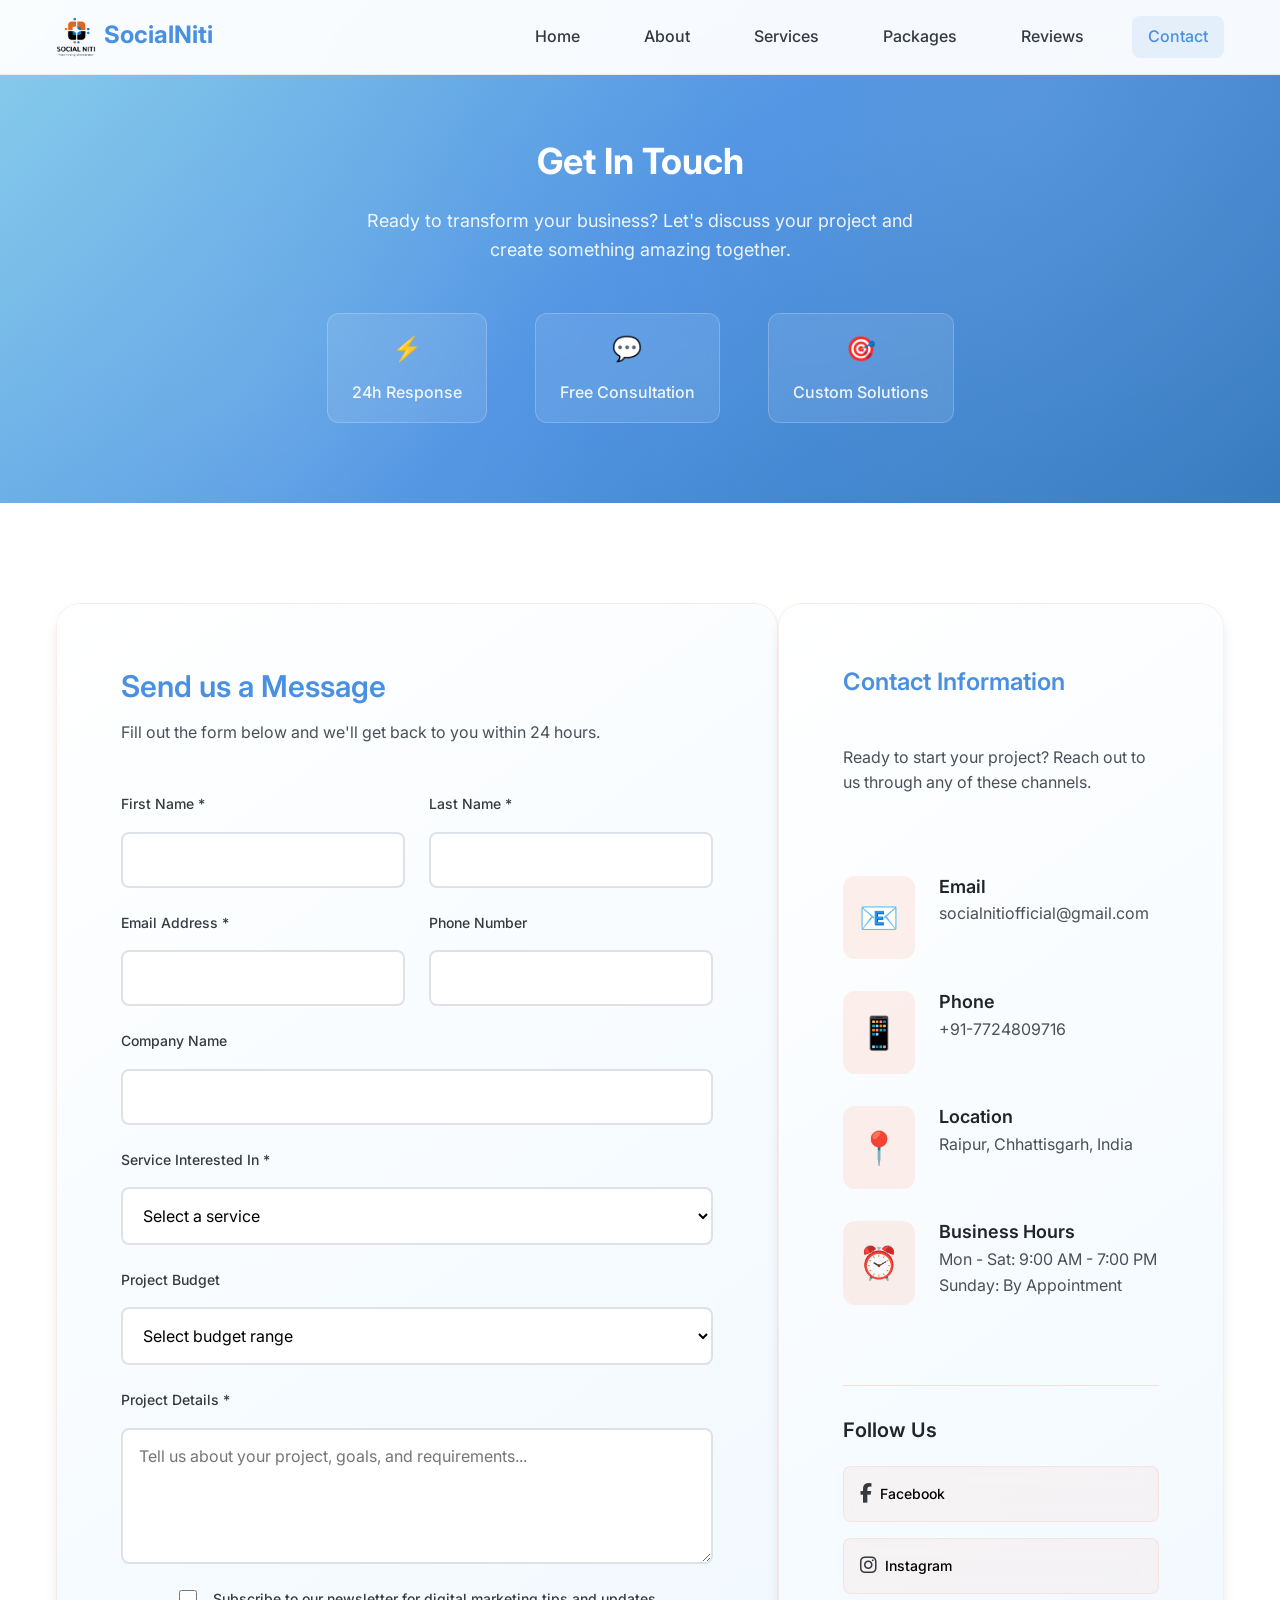
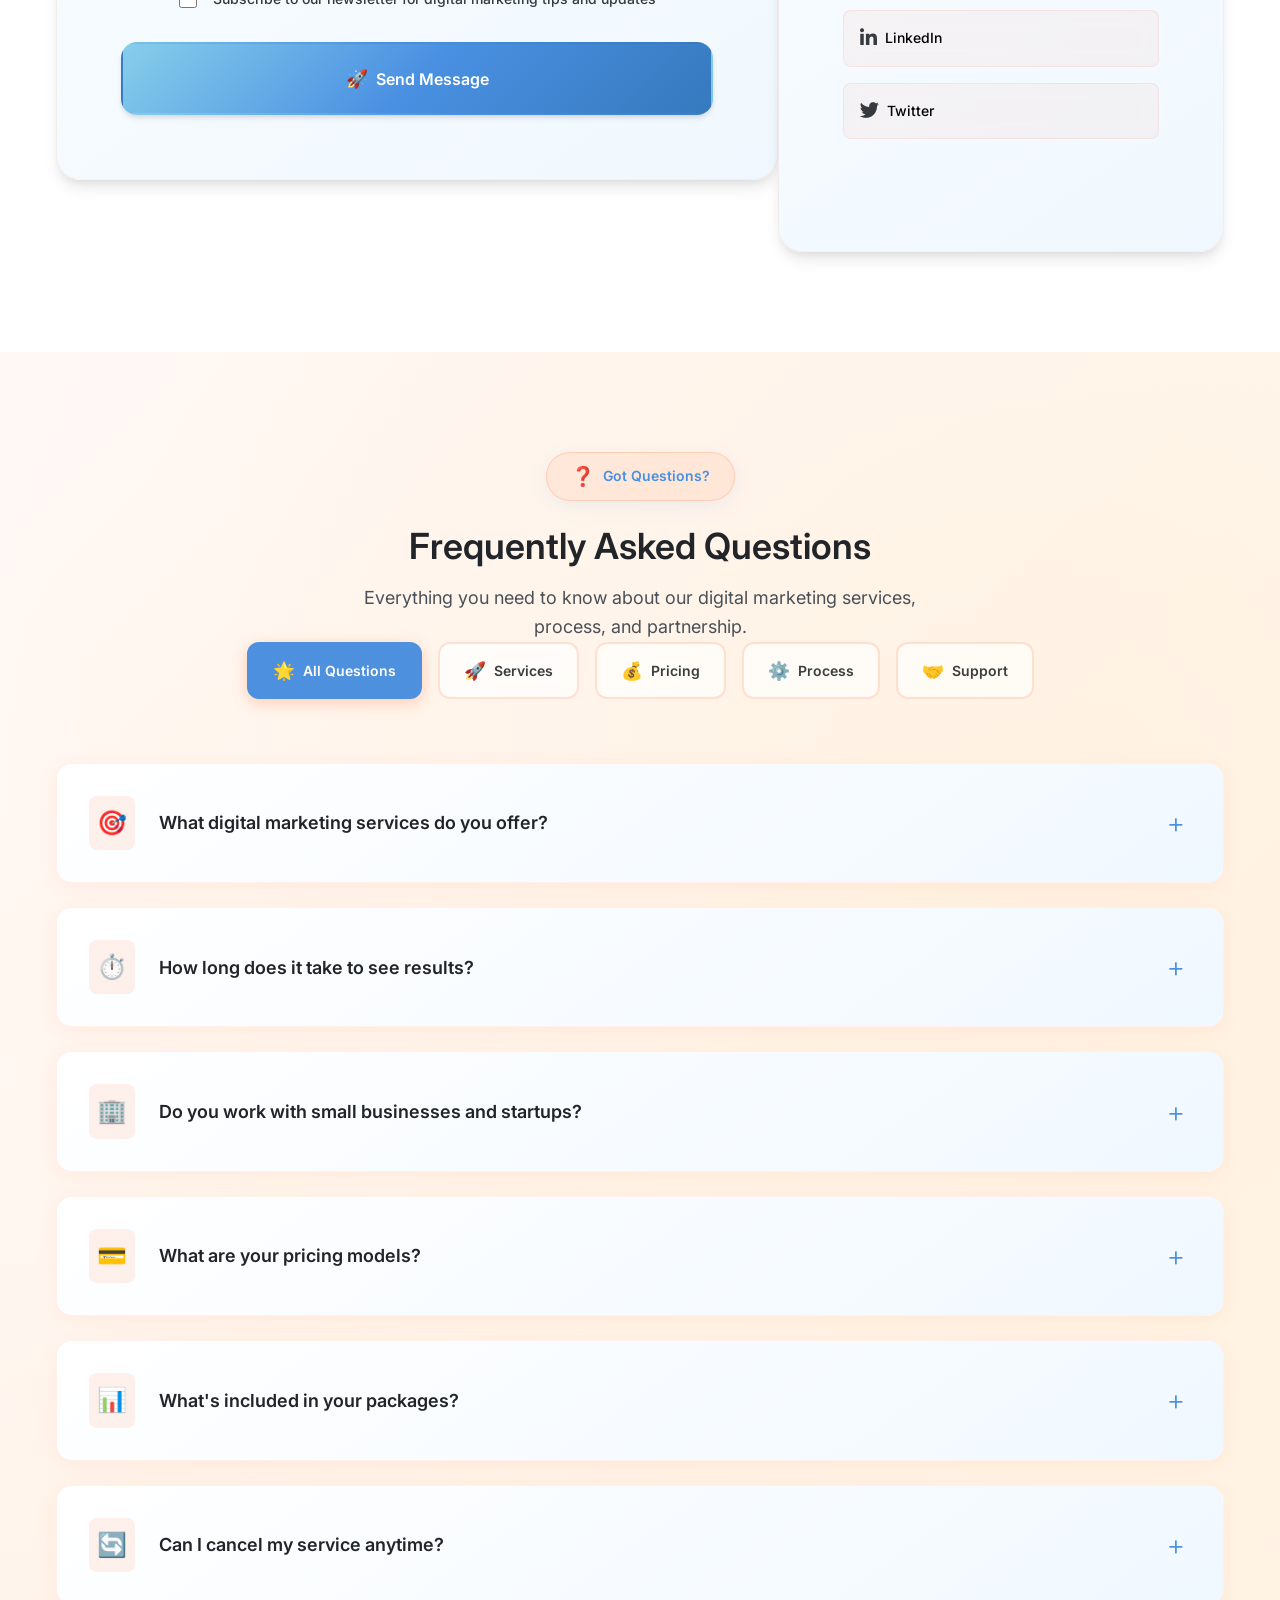
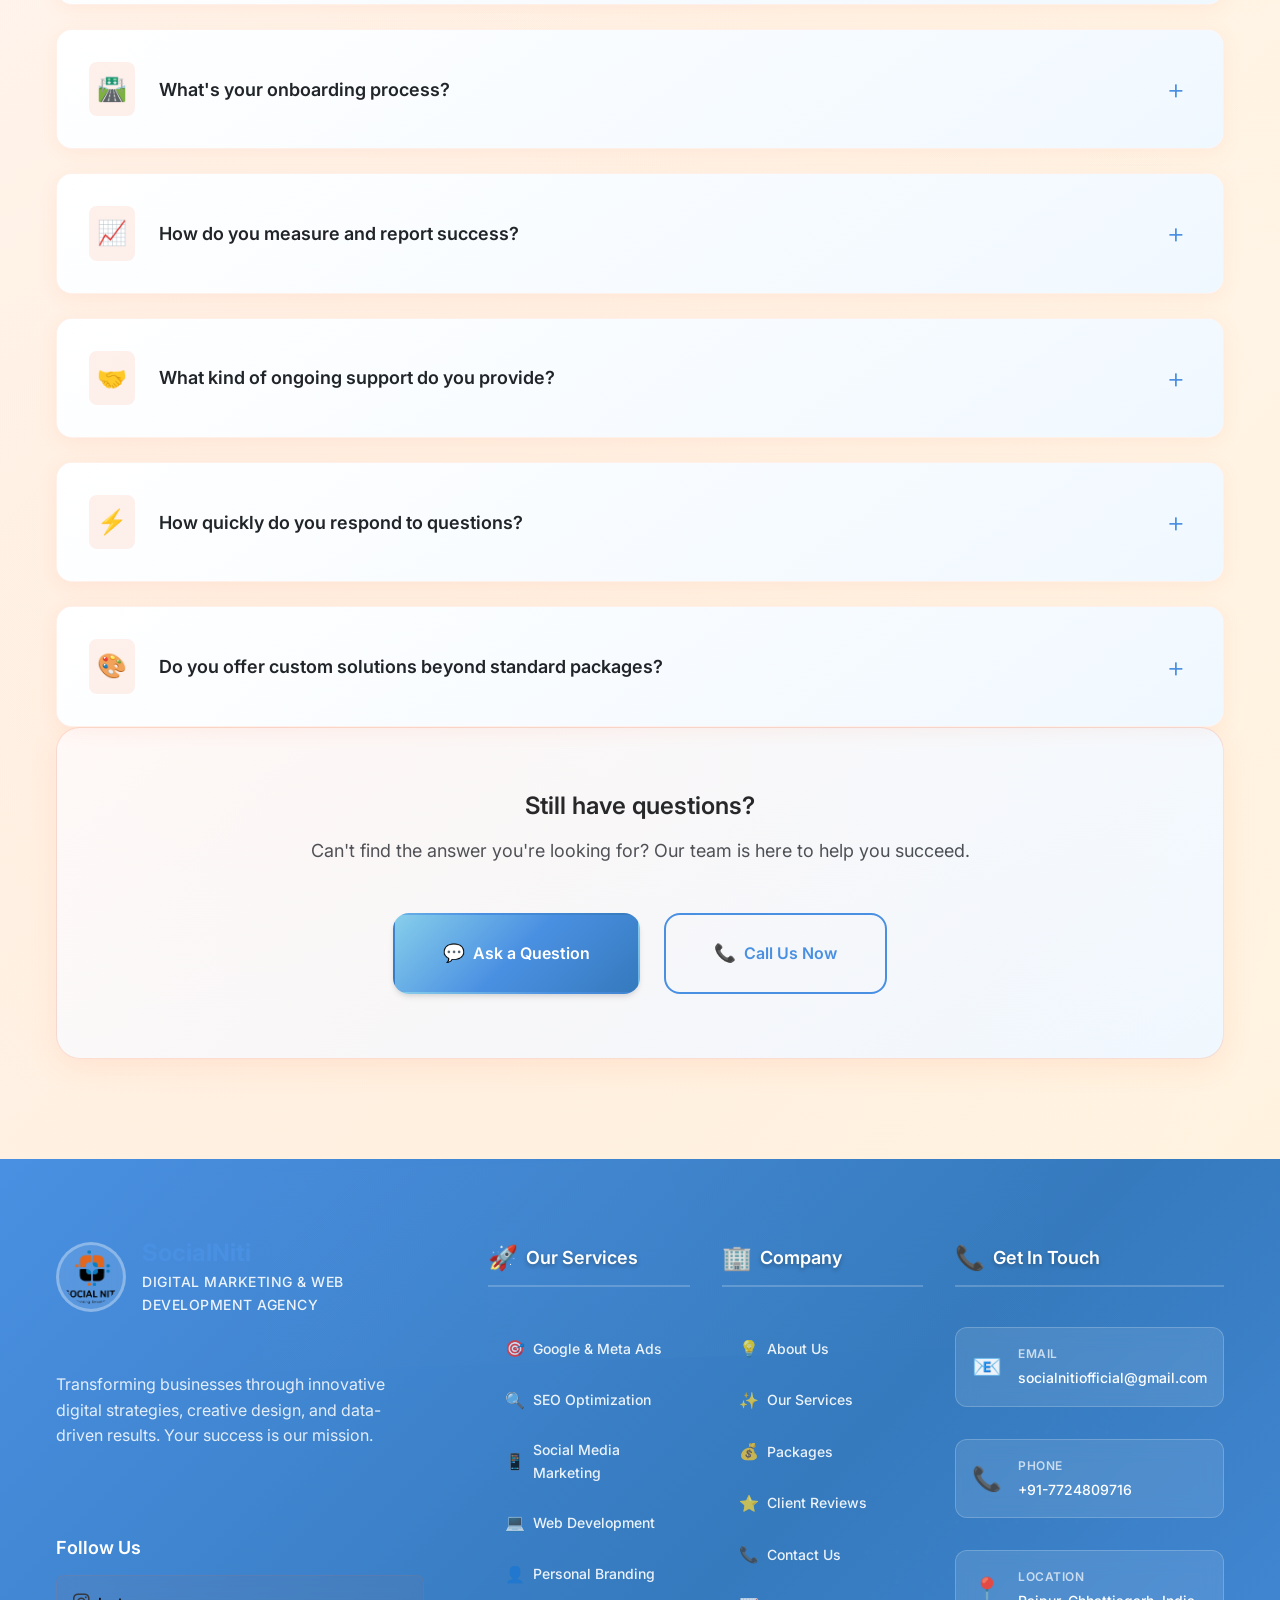
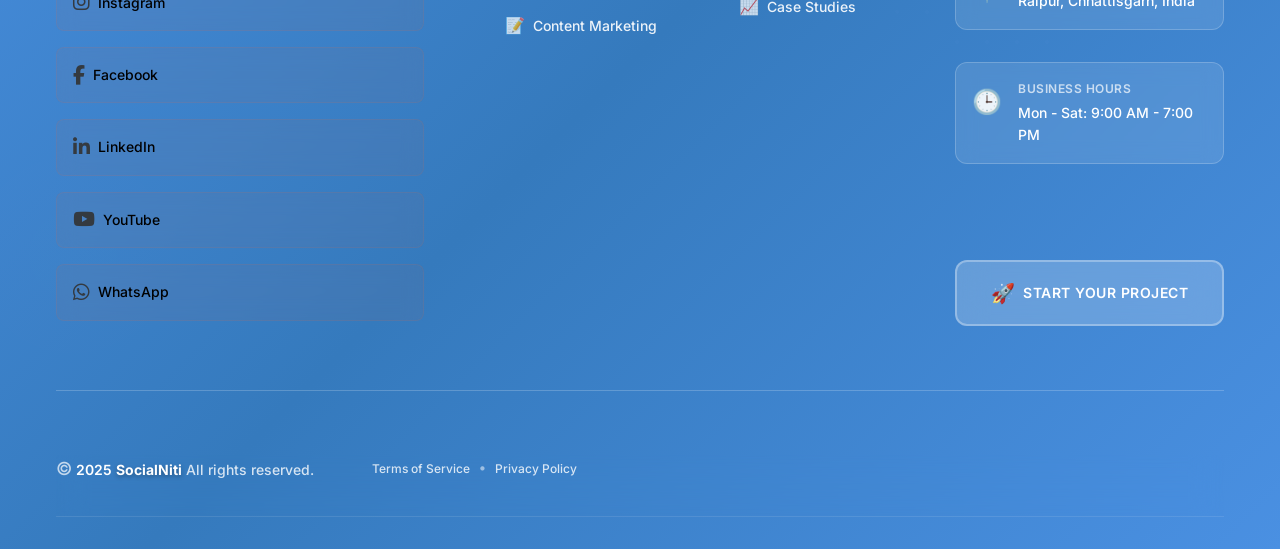
<file: contact.html>
<!DOCTYPE html>
<html lang="en">
<head>
    <meta charset="UTF-8">
    <meta name="viewport" content="width=device-width, initial-scale=1.0">
    <title>Contact Us - SocialNiti</title>
    <meta name="description" content="Get in touch with SocialNiti - Digital Marketing & Web Development Agency. Contact us for your next project.">
    <link rel="icon" type="image/png" href="socialNiti.png">
    <link rel="preconnect" href="https://fonts.googleapis.com">
    <link rel="preconnect" href="https://fonts.gstatic.com" crossorigin>
    <link href="https://fonts.googleapis.com/css2?family=Inter:wght@300;400;500;600;700&display=swap" rel="stylesheet">
    <!-- Font Awesome Icons -->
    <link rel="stylesheet" href="https://cdnjs.cloudflare.com/ajax/libs/font-awesome/6.4.0/css/all.min.css">
    <link rel="stylesheet" href="css/style.css">
</head>
<style>
    .social-text{
        color:black;
    }
</style>
<body>
    <!-- Navigation -->
    <nav class="navbar">
        <div class="container">
            <div class="nav-brand">
                <img src="socialNiti.png" alt="SocialNiti Logo" class="logo">
                <span class="brand-name">SocialNiti</span>
            </div>
            <div class="nav-menu" id="nav-menu">
                <a href="index.html" class="nav-link">Home</a>
                <a href="index.html#about" class="nav-link">About</a>
                <a href="index.html#services" class="nav-link">Services</a>
                <a href="index.html#packages" class="nav-link">Packages</a>
                <a href="index.html#reviews" class="nav-link">Reviews</a>
                <a href="contact.html" class="nav-link active">Contact</a>
            </div>
            <div class="nav-toggle" id="nav-toggle">
                <span></span>
                <span></span>
                <span></span>
            </div>
        </div>
    </nav>

    <!-- Contact Hero Section -->
    <section class="contact-hero">
        <div class="container">
            <div class="contact-hero-content">
                <h1>Get In Touch</h1>
                <p>Ready to transform your business? Let's discuss your project and create something amazing together.</p>
                <div class="hero-stats">
                    <div class="stat-item">
                        <span class="stat-icon">⚡</span>
                        <span class="stat-text">24h Response</span>
                    </div>
                    <div class="stat-item">
                        <span class="stat-icon">💬</span>
                        <span class="stat-text">Free Consultation</span>
                    </div>
                    <div class="stat-item">
                        <span class="stat-icon">🎯</span>
                        <span class="stat-text">Custom Solutions</span>
                    </div>
                </div>
            </div>
        </div>
    </section>

    <!-- Contact Section -->
    <section class="contact-section">
        <div class="container">
            <div class="contact-grid">
                <!-- Contact Form -->
                <div class="contact-form-wrapper">
                    <div class="form-header">
                        <h2>Send us a Message</h2>
                        <p>Fill out the form below and we'll get back to you within 24 hours.</p>
                    </div>

                    <form class="contact-form" id="contactForm">
                        <div class="form-row">
                            <div class="form-group">
                                <label for="firstName">First Name *</label>
                                <input type="text" id="firstName" name="firstName" required>
                            </div>
                            <div class="form-group">
                                <label for="lastName">Last Name *</label>
                                <input type="text" id="lastName" name="lastName" required>
                            </div>
                        </div>

                        <div class="form-row">
                            <div class="form-group">
                                <label for="email">Email Address *</label>
                                <input type="email" id="email" name="email" required>
                            </div>
                            <div class="form-group">
                                <label for="phone">Phone Number</label>
                                <input type="tel" id="phone" name="phone">
                            </div>
                        </div>

                        <div class="form-group">
                            <label for="company">Company Name</label>
                            <input type="text" id="company" name="company">
                        </div>

                        <div class="form-group">
                            <label for="service">Service Interested In *</label>
                            <select id="service" name="service" required>
                                <option value="">Select a service</option>
                                <option value="google-ads">Google Ads Management</option>
                                <option value="meta-ads">Meta Ads Management</option>
                                <option value="seo">Search Engine Optimization</option>
                                <option value="social-media">Social Media Marketing</option>
                                <option value="web-development">Web Development</option>
                                <option value="personal-branding">Personal Branding</option>
                                <option value="content-marketing">Content Marketing</option>
                                <option value="other">Other</option>
                            </select>
                        </div>

                        <div class="form-group">
                            <label for="budget">Project Budget</label>
                            <select id="budget" name="budget">
                                <option value="">Select budget range</option>
                                <option value="under-25k">Under ₹25,000</option>
                                <option value="25k-50k">₹25,000 - ₹50,000</option>
                                <option value="50k-100k">₹50,000 - ₹1,00,000</option>
                                <option value="100k-250k">₹1,00,000 - ₹2,50,000</option>
                                <option value="250k-500k">₹2,50,000 - ₹5,00,000</option>
                                <option value="above-500k">Above ₹5,00,000</option>
                            </select>
                        </div>

                        <div class="form-group">
                            <label for="message">Project Details *</label>
                            <textarea id="message" name="message" rows="5" placeholder="Tell us about your project, goals, and requirements..." required></textarea>
                        </div>

                        <div class="form-group checkbox-group">
                            <label class="checkbox-label">
                                <input type="checkbox" id="newsletter" name="newsletter">
                                <span class="checkmark"></span>
                                Subscribe to our newsletter for digital marketing tips and updates
                            </label>
                        </div>

                        <button type="submit" class="btn btn-primary btn-enhanced">
                            <span class="btn-icon">🚀</span>
                            <span class="btn-text">Send Message</span>
                        </button>
                    </form>
                </div>

                <!-- Contact Information -->
                <div class="contact-info-wrapper">
                    <div class="contact-info">
                        <h3>Contact Information</h3>
                        <p>Ready to start your project? Reach out to us through any of these channels.</p>

                        <div class="contact-methods">
                            <div class="contact-method">
                                <div class="method-icon">📧</div>
                                <div class="method-content">
                                    <h4>Email</h4>
                                    <a href="mailto:socialnitiofficial@gmail.com">socialnitiofficial@gmail.com</a>
                                </div>
                            </div>

                            <div class="contact-method">
                                <div class="method-icon">📱</div>
                                <div class="method-content">
                                    <h4>Phone</h4>
                                    <a href="tel:+917724809716">+91-7724809716</a>
                                </div>
                            </div>

                            <div class="contact-method">
                                <div class="method-icon">📍</div>
                                <div class="method-content">
                                    <h4>Location</h4>
                                    <p>Raipur, Chhattisgarh, India</p>
                                </div>
                            </div>

                            <div class="contact-method">
                                <div class="method-icon">⏰</div>
                                <div class="method-content">
                                    <h4>Business Hours</h4>
                                    <p>Mon - Sat: 9:00 AM - 7:00 PM<br>Sunday: By Appointment</p>
                                </div>
                            </div>
                        </div>

                        <div class="social-connect">
                            <h4>Follow Us</h4>
                            <div class="social-links">
                                <a href="#" class="social-link facebook">
                                    <i class="fab fa-facebook-f social-icon"></i>
                                    <span class="social-text">Facebook</span>
                                </a>
                                <a href="https://www.instagram.com/socialnitiofficial/" class="social-link instagram">
                                    <i class="fab fa-instagram social-icon"></i>
                                    <span class="social-text">Instagram</span>
                                </a>
                                <a href="#" class="social-link linkedin">
                                    <i class="fab fa-linkedin-in social-icon"></i>
                                    <span class="social-text">LinkedIn</span>
                                </a>
                                <a href="#" class="social-link twitter">
                                    <i class="fab fa-twitter social-icon"></i>
                                    <span class="social-text">Twitter</span>
                                </a>
                            </div>
                        </div>
                    </div>
                </div>
            </div>
        </div>
    </section>

    <!-- Enhanced FAQ Section -->
    <section class="faq-section-enhanced">
        <div class="container">
            <div class="section-header">
                <div class="section-badge">
                    <span class="badge-icon">❓</span>
                    <span class="badge-text">Got Questions?</span>
                </div>
                <h2>Frequently Asked Questions</h2>
                <p>Everything you need to know about our digital marketing services, process, and partnership.</p>
            </div>

            <!-- FAQ Categories -->
            <div class="faq-categories">
                <button class="faq-category-btn active" data-category="all">
                    <span class="category-icon">🌟</span>
                    <span class="category-text">All Questions</span>
                </button>
                <button class="faq-category-btn" data-category="services">
                    <span class="category-icon">🚀</span>
                    <span class="category-text">Services</span>
                </button>
                <button class="faq-category-btn" data-category="pricing">
                    <span class="category-icon">💰</span>
                    <span class="category-text">Pricing</span>
                </button>
                <button class="faq-category-btn" data-category="process">
                    <span class="category-icon">⚙️</span>
                    <span class="category-text">Process</span>
                </button>
                <button class="faq-category-btn" data-category="support">
                    <span class="category-icon">🤝</span>
                    <span class="category-text">Support</span>
                </button>
            </div>

            <div class="faq-grid-enhanced">
                <!-- Services Category -->
                <div class="faq-item-enhanced" data-category="services">
                    <div class="faq-question-enhanced">
                        <div class="question-content">
                            <span class="question-icon">🎯</span>
                            <h4>What digital marketing services do you offer?</h4>
                        </div>
                        <span class="faq-toggle-enhanced">+</span>
                    </div>
                    <div class="faq-answer-enhanced">
                        <p>We offer a comprehensive range of digital marketing services including:</p>
                        <ul>
                            <li><strong>Google Ads Management:</strong> Search, Display, Shopping, and YouTube campaigns</li>
                            <li><strong>Meta Ads Management:</strong> Facebook and Instagram advertising</li>
                            <li><strong>SEO:</strong> On-page, off-page, and technical optimization</li>
                            <li><strong>Social Media Marketing:</strong> Content creation and community management</li>
                            <li><strong>Web Development:</strong> Responsive websites and e-commerce solutions</li>
                            <li><strong>Personal Branding:</strong> Building your professional online presence</li>
                            <li><strong>Content Marketing:</strong> Blog writing, video content, and copywriting</li>
                        </ul>
                    </div>
                </div>

                <div class="faq-item-enhanced" data-category="services">
                    <div class="faq-question-enhanced">
                        <div class="question-content">
                            <span class="question-icon">⏱️</span>
                            <h4>How long does it take to see results?</h4>
                        </div>
                        <span class="faq-toggle-enhanced">+</span>
                    </div>
                    <div class="faq-answer-enhanced">
                        <p>Results timeline varies by service type:</p>
                        <div class="timeline-grid">
                            <div class="timeline-item">
                                <strong>Google Ads:</strong> 1-2 weeks for initial data, 4-6 weeks for optimization
                            </div>
                            <div class="timeline-item">
                                <strong>Meta Ads:</strong> 1-3 weeks for initial results, 6-8 weeks for full optimization
                            </div>
                            <div class="timeline-item">
                                <strong>SEO:</strong> 3-6 months for significant ranking improvements
                            </div>
                            <div class="timeline-item">
                                <strong>Social Media:</strong> 2-4 weeks for engagement growth
                            </div>
                            <div class="timeline-item">
                                <strong>Web Development:</strong> 2-8 weeks depending on complexity
                            </div>
                        </div>
                    </div>
                </div>

                <div class="faq-item-enhanced" data-category="services">
                    <div class="faq-question-enhanced">
                        <div class="question-content">
                            <span class="question-icon">🏢</span>
                            <h4>Do you work with small businesses and startups?</h4>
                        </div>
                        <span class="faq-toggle-enhanced">+</span>
                    </div>
                    <div class="faq-answer-enhanced">
                        <p>Absolutely! We're passionate about helping businesses of all sizes succeed. We offer:</p>
                        <ul>
                            <li><strong>Startup Packages:</strong> Budget-friendly solutions for new businesses</li>
                            <li><strong>Small Business Focus:</strong> Tailored strategies for local and regional growth</li>
                            <li><strong>Scalable Solutions:</strong> Services that grow with your business</li>
                            <li><strong>Flexible Budgets:</strong> Options starting from ₹15,000/month</li>
                        </ul>
                    </div>
                </div>

                <!-- Pricing Category -->
                <div class="faq-item-enhanced" data-category="pricing">
                    <div class="faq-question-enhanced">
                        <div class="question-content">
                            <span class="question-icon">💳</span>
                            <h4>What are your pricing models?</h4>
                        </div>
                        <span class="faq-toggle-enhanced">+</span>
                    </div>
                    <div class="faq-answer-enhanced">
                        <p>We offer flexible pricing models to suit different business needs:</p>
                        <div class="pricing-models">
                            <div class="pricing-model">
                                <strong>Monthly Retainer:</strong> Fixed monthly fee for ongoing services
                            </div>
                            <div class="pricing-model">
                                <strong>Project-Based:</strong> One-time fee for specific projects
                            </div>
                            <div class="pricing-model">
                                <strong>Performance-Based:</strong> Results-driven pricing with success metrics
                            </div>
                            <div class="pricing-model">
                                <strong>Custom Packages:</strong> Tailored solutions for unique requirements
                            </div>
                        </div>
                    </div>
                </div>

                <div class="faq-item-enhanced" data-category="pricing">
                    <div class="faq-question-enhanced">
                        <div class="question-content">
                            <span class="question-icon">📊</span>
                            <h4>What's included in your packages?</h4>
                        </div>
                        <span class="faq-toggle-enhanced">+</span>
                    </div>
                    <div class="faq-answer-enhanced">
                        <p>Our comprehensive packages typically include:</p>
                        <div class="package-inclusions">
                            <div class="inclusion-category">
                                <h5>Strategy & Planning</h5>
                                <ul>
                                    <li>Initial audit and analysis</li>
                                    <li>Custom strategy development</li>
                                    <li>Competitor research</li>
                                    <li>Goal setting and KPI definition</li>
                                </ul>
                            </div>
                            <div class="inclusion-category">
                                <h5>Implementation</h5>
                                <ul>
                                    <li>Campaign setup and launch</li>
                                    <li>Content creation</li>
                                    <li>Ad design and copywriting</li>
                                    <li>Technical implementation</li>
                                </ul>
                            </div>
                            <div class="inclusion-category">
                                <h5>Ongoing Management</h5>
                                <ul>
                                    <li>Daily monitoring and optimization</li>
                                    <li>A/B testing and improvements</li>
                                    <li>Performance tracking</li>
                                    <li>Monthly reporting</li>
                                </ul>
                            </div>
                        </div>
                    </div>
                </div>

                <div class="faq-item-enhanced" data-category="pricing">
                    <div class="faq-question-enhanced">
                        <div class="question-content">
                            <span class="question-icon">🔄</span>
                            <h4>Can I cancel my service anytime?</h4>
                        </div>
                        <span class="faq-toggle-enhanced">+</span>
                    </div>
                    <div class="faq-answer-enhanced">
                        <p>Yes, we believe in earning your business through results, not contracts:</p>
                        <ul>
                            <li><strong>30-Day Notice:</strong> Cancel with 30 days written notice</li>
                            <li><strong>No Long-Term Contracts:</strong> Month-to-month service agreements</li>
                            <li><strong>Data Ownership:</strong> You keep all your data and assets</li>
                            <li><strong>Smooth Transition:</strong> We'll help transfer everything to you or your new agency</li>
                        </ul>
                    </div>
                </div>

                <!-- Process Category -->
                <div class="faq-item-enhanced" data-category="process">
                    <div class="faq-question-enhanced">
                        <div class="question-content">
                            <span class="question-icon">🛣️</span>
                            <h4>What's your onboarding process?</h4>
                        </div>
                        <span class="faq-toggle-enhanced">+</span>
                    </div>
                    <div class="faq-answer-enhanced">
                        <p>Our streamlined onboarding process ensures a smooth start:</p>
                        <div class="process-steps">
                            <div class="process-step">
                                <span class="step-number">1</span>
                                <div class="step-content">
                                    <strong>Discovery Call:</strong> Understanding your business, goals, and challenges
                                </div>
                            </div>
                            <div class="process-step">
                                <span class="step-number">2</span>
                                <div class="step-content">
                                    <strong>Strategy Development:</strong> Creating a custom plan for your success
                                </div>
                            </div>
                            <div class="process-step">
                                <span class="step-number">3</span>
                                <div class="step-content">
                                    <strong>Account Setup:</strong> Setting up all necessary tools and platforms
                                </div>
                            </div>
                            <div class="process-step">
                                <span class="step-number">4</span>
                                <div class="step-content">
                                    <strong>Launch & Monitor:</strong> Going live and tracking initial performance
                                </div>
                            </div>
                        </div>
                    </div>
                </div>

                <div class="faq-item-enhanced" data-category="process">
                    <div class="faq-question-enhanced">
                        <div class="question-content">
                            <span class="question-icon">📈</span>
                            <h4>How do you measure and report success?</h4>
                        </div>
                        <span class="faq-toggle-enhanced">+</span>
                    </div>
                    <div class="faq-answer-enhanced">
                        <p>We use comprehensive tracking and transparent reporting:</p>
                        <div class="reporting-features">
                            <div class="feature-item">
                                <strong>📊 Custom Dashboards:</strong> Real-time performance tracking
                            </div>
                            <div class="feature-item">
                                <strong>📅 Monthly Reports:</strong> Detailed analysis and insights
                            </div>
                            <div class="feature-item">
                                <strong>🎯 KPI Tracking:</strong> Focus on metrics that matter to your business
                            </div>
                            <div class="feature-item">
                                <strong>💬 Regular Check-ins:</strong> Weekly/bi-weekly strategy calls
                            </div>
                        </div>
                    </div>
                </div>

                <!-- Support Category -->
                <div class="faq-item-enhanced" data-category="support">
                    <div class="faq-question-enhanced">
                        <div class="question-content">
                            <span class="question-icon">🤝</span>
                            <h4>What kind of ongoing support do you provide?</h4>
                        </div>
                        <span class="faq-toggle-enhanced">+</span>
                    </div>
                    <div class="faq-answer-enhanced">
                        <p>We provide comprehensive ongoing support to ensure your success:</p>
                        <ul>
                            <li><strong>Dedicated Account Manager:</strong> Your single point of contact</li>
                            <li><strong>24/7 Monitoring:</strong> Continuous campaign oversight</li>
                            <li><strong>Regular Optimization:</strong> Ongoing improvements and testing</li>
                            <li><strong>Strategy Consultations:</strong> Monthly strategy review calls</li>
                            <li><strong>Emergency Support:</strong> Quick response for urgent issues</li>
                            <li><strong>Training & Education:</strong> Helping your team understand the process</li>
                        </ul>
                    </div>
                </div>

                <div class="faq-item-enhanced" data-category="support">
                    <div class="faq-question-enhanced">
                        <div class="question-content">
                            <span class="question-icon">⚡</span>
                            <h4>How quickly do you respond to questions?</h4>
                        </div>
                        <span class="faq-toggle-enhanced">+</span>
                    </div>
                    <div class="faq-answer-enhanced">
                        <p>We pride ourselves on quick response times:</p>
                        <div class="response-times">
                            <div class="response-item urgent">
                                <span class="response-icon">🚨</span>
                                <strong>Urgent Issues:</strong> Within 2 hours
                            </div>
                            <div class="response-item normal">
                                <span class="response-icon">📧</span>
                                <strong>General Questions:</strong> Within 24 hours
                            </div>
                            <div class="response-item scheduled">
                                <span class="response-icon">📅</span>
                                <strong>Strategy Discussions:</strong> Scheduled weekly calls
                            </div>
                        </div>
                    </div>
                </div>

                <div class="faq-item-enhanced" data-category="all">
                    <div class="faq-question-enhanced">
                        <div class="question-content">
                            <span class="question-icon">🎨</span>
                            <h4>Do you offer custom solutions beyond standard packages?</h4>
                        </div>
                        <span class="faq-toggle-enhanced">+</span>
                    </div>
                    <div class="faq-answer-enhanced">
                        <p>Absolutely! We understand every business is unique:</p>
                        <ul>
                            <li><strong>Custom Strategy Development:</strong> Tailored to your specific industry and goals</li>
                            <li><strong>Hybrid Service Packages:</strong> Mix and match services as needed</li>
                            <li><strong>Enterprise Solutions:</strong> Large-scale implementations for bigger organizations</li>
                            <li><strong>Specialized Industries:</strong> Experience with healthcare, e-commerce, SaaS, and more</li>
                            <li><strong>Integration Services:</strong> Connecting with your existing tools and systems</li>
                        </ul>
                    </div>
                </div>
            </div>

            <!-- FAQ CTA -->
            <div class="faq-cta">
                <div class="faq-cta-content">
                    <h3>Still have questions?</h3>
                    <p>Can't find the answer you're looking for? Our team is here to help you succeed.</p>
                    <div class="faq-cta-buttons">
                        <a href="#contact-form" class="btn btn-primary btn-enhanced">
                            <span class="btn-icon">💬</span>
                            <span class="btn-text">Ask a Question</span>
                        </a>
                        <a href="tel:+917724809716" class="btn btn-secondary btn-enhanced">
                            <span class="btn-icon">📞</span>
                            <span class="btn-text">Call Us Now</span>
                        </a>
                    </div>
                </div>
            </div>
        </div>
    </section>

     <!-- Enhanced Footer -->
    <footer class="footer footer-enhanced">
        <!-- Footer Background Elements -->
        <div class="footer-bg-elements">
            <div class="footer-bg-shape shape-wave"></div>
            <div class="footer-bg-shape shape-dots"></div>
            <div class="footer-bg-shape shape-gradient"></div>
        </div>

        <div class="container">
            <!-- Footer Main Content -->
            <div class="footer-main">
                <!-- Enhanced Footer Brand -->
                <div class="footer-brand-enhanced slide-in-left" style="animation-delay: 0.2s;">
                    <div class="brand-logo-wrapper">
                        <img src="socialNiti.png" alt="SocialNiti Logo" class="footer-logo-enhanced">
                        <div class="brand-content">
                            <h3 class="brand-name">SocialNiti</h3>
                            <p class="brand-tagline">Digital Marketing & Web Development Agency</p>
                        </div>
                    </div>

                    <div class="brand-description">
                        <p>Transforming businesses through innovative digital strategies, creative design, and data-driven results. Your success is our mission.</p>
                    </div>

                  
                     <!-- Enhanced Social Links with Font Awesome -->
                    <div class="footer-social-enhanced">
                        <h4 class="social-title">Follow Us</h4>
                        <div class="social-links">
                            <a href="https://www.instagram.com/socialnitiofficial/" target="_blank" class="social-link instagram hover-glow">
                                <i class="fab fa-instagram social-icon"></i>
                                <span class="social-text">Instagram</span>
                            </a>
                            <a href="#" target="_blank" class="social-link facebook hover-glow">
                                <i class="fab fa-facebook-f social-icon"></i>
                                <span class="social-text">Facebook</span>
                            </a>
                            <a href="#" target="_blank" class="social-link linkedin hover-glow">
                                <i class="fab fa-linkedin-in social-icon"></i>
                                <span class="social-text">LinkedIn</span>
                            </a>
                           
                            <a href="#" target="_blank" class="social-link youtube hover-glow">
                                <i class="fab fa-youtube social-icon"></i>
                                <span class="social-text">YouTube</span>
                            </a>
                            <a href="https://wa.me/917724809716" target="_blank" class="social-link whatsapp hover-glow">
                                <i class="fab fa-whatsapp social-icon"></i>
                                <span class="social-text">WhatsApp</span>
                            </a>
                        </div>
                    </div>
                </div>

                <!-- Enhanced Footer Links -->
                <div class="footer-links-enhanced">
                    <!-- Services Column -->
                    <div class="footer-column-enhanced slide-in-left" style="animation-delay: 0.4s;">
                        <div class="column-header">
                            <span class="column-icon">🚀</span>
                            <h4 class="column-title">Our Services</h4>
                        </div>
                        <div class="column-links">
                            <a href="services.html" class="footer-link hover-slide">
                                <span class="link-icon">🎯</span>
                                <span class="link-text">Google & Meta Ads</span>
                            </a>
                            <a href="services.html" class="footer-link hover-slide">
                                <span class="link-icon">🔍</span>
                                <span class="link-text">SEO Optimization</span>
                            </a>
                            <a href="services.html" class="footer-link hover-slide">
                                <span class="link-icon">📱</span>
                                <span class="link-text">Social Media Marketing</span>
                            </a>
                            <a href="services.html" class="footer-link hover-slide">
                                <span class="link-icon">💻</span>
                                <span class="link-text">Web Development</span>
                            </a>
                            <a href="services.html" class="footer-link hover-slide">
                                <span class="link-icon">👤</span>
                                <span class="link-text">Personal Branding</span>
                            </a>
                            <a href="services.html" class="footer-link hover-slide">
                                <span class="link-icon">📝</span>
                                <span class="link-text">Content Marketing</span>
                            </a>
                        </div>
                    </div>

                    <!-- Company Column -->
                    <div class="footer-column-enhanced slide-in-left" style="animation-delay: 0.6s;">
                        <div class="column-header">
                            <span class="column-icon">🏢</span>
                            <h4 class="column-title">Company</h4>
                        </div>
                        <div class="column-links">
                            <a href="#about" class="footer-link hover-slide">
                                <span class="link-icon">💡</span>
                                <span class="link-text">About Us</span>
                            </a>
                            <a href="#services" class="footer-link hover-slide">
                                <span class="link-icon">✨</span>
                                <span class="link-text">Our Services</span>
                            </a>
                            <a href="#packages" class="footer-link hover-slide">
                                <span class="link-icon">💰</span>
                                <span class="link-text">Packages</span>
                            </a>
                            <a href="#reviews" class="footer-link hover-slide">
                                <span class="link-icon">⭐</span>
                                <span class="link-text">Client Reviews</span>
                            </a>
                            <a href="contact.html" class="footer-link hover-slide">
                                <span class="link-icon">📞</span>
                                <span class="link-text">Contact Us</span>
                            </a>
                            <a href="#" class="footer-link hover-slide">
                                <span class="link-icon">📈</span>
                                <span class="link-text">Case Studies</span>
                            </a>
                        </div>
                    </div>

                    <!-- Contact & Support Column -->
                    <div class="footer-column-enhanced slide-in-left" style="animation-delay: 0.8s;">
                        <div class="column-header">
                            <span class="column-icon">📞</span>
                            <h4 class="column-title">Get In Touch</h4>
                        </div>

                        <div class="contact-info">
                            <div class="contact-item">
                                <span class="contact-icon">📧</span>
                                <div class="contact-details">
                                    <span class="contact-label">Email</span>
                                    <a href="mailto:socialnitiofficial@gmail.com" class="contact-value" style="color:white;">socialnitiofficial@gmail.com</a>
                                </div>
                            </div>

                            <div class="contact-item">
                                <span class="contact-icon">📞</span>
                                <div class="contact-details">
                                    <span class="contact-label">Phone</span>
                                    <a href="tel:+917724809716" class="contact-value" style="color:white;">+91-7724809716</a>
                                </div>
                            </div>

                            <div class="contact-item">
                                <span class="contact-icon">📍</span>
                                <div class="contact-details">
                                    <span class="contact-label">Location</span>
                                    <span class="contact-value" >Raipur, Chhattisgarh, India</span>
                                </div>
                            </div>

                            <div class="contact-item">
                                <span class="contact-icon">🕒</span>
                                <div class="contact-details">
                                    <span class="contact-label">Business Hours</span>
                                    <span class="contact-value">Mon - Sat: 9:00 AM - 7:00 PM</span>
                                </div>
                            </div>
                        </div>

                        <!-- Quick Contact CTA -->
                        <div class="footer-cta">
                            <a href="contact.html" class="footer-cta-btn hover-glow">
                                <span class="cta-icon">🚀</span>
                                <span class="cta-text">Start Your Project</span>
                            </a>
                        </div>
                    </div>
                </div>

            </div>

            <!-- Enhanced Footer Bottom -->
            <div class="footer-bottom-enhanced">
                <div class="footer-bottom-content">
                    <div class="copyright-text">
                        <span class="copyright-symbol">©</span>
                        <span class="copyright-year">2025</span>
                        <span class="copyright-brand">SocialNiti</span>
                        <span class="copyright-rights">All rights reserved.</span>
                    </div>
                    <div class="legal-links">
                         <a href="terms.html" class="legal-link">Terms of Service</a>
                            <span class="legal-separator">•</span>
                            <a href="privacy.html" class="legal-link">Privacy Policy</a>
                    </div>
                </div>
            </div>
        </div>
    </footer>

    <script src="js/script.js"></script>
</body>
</html>
</file>
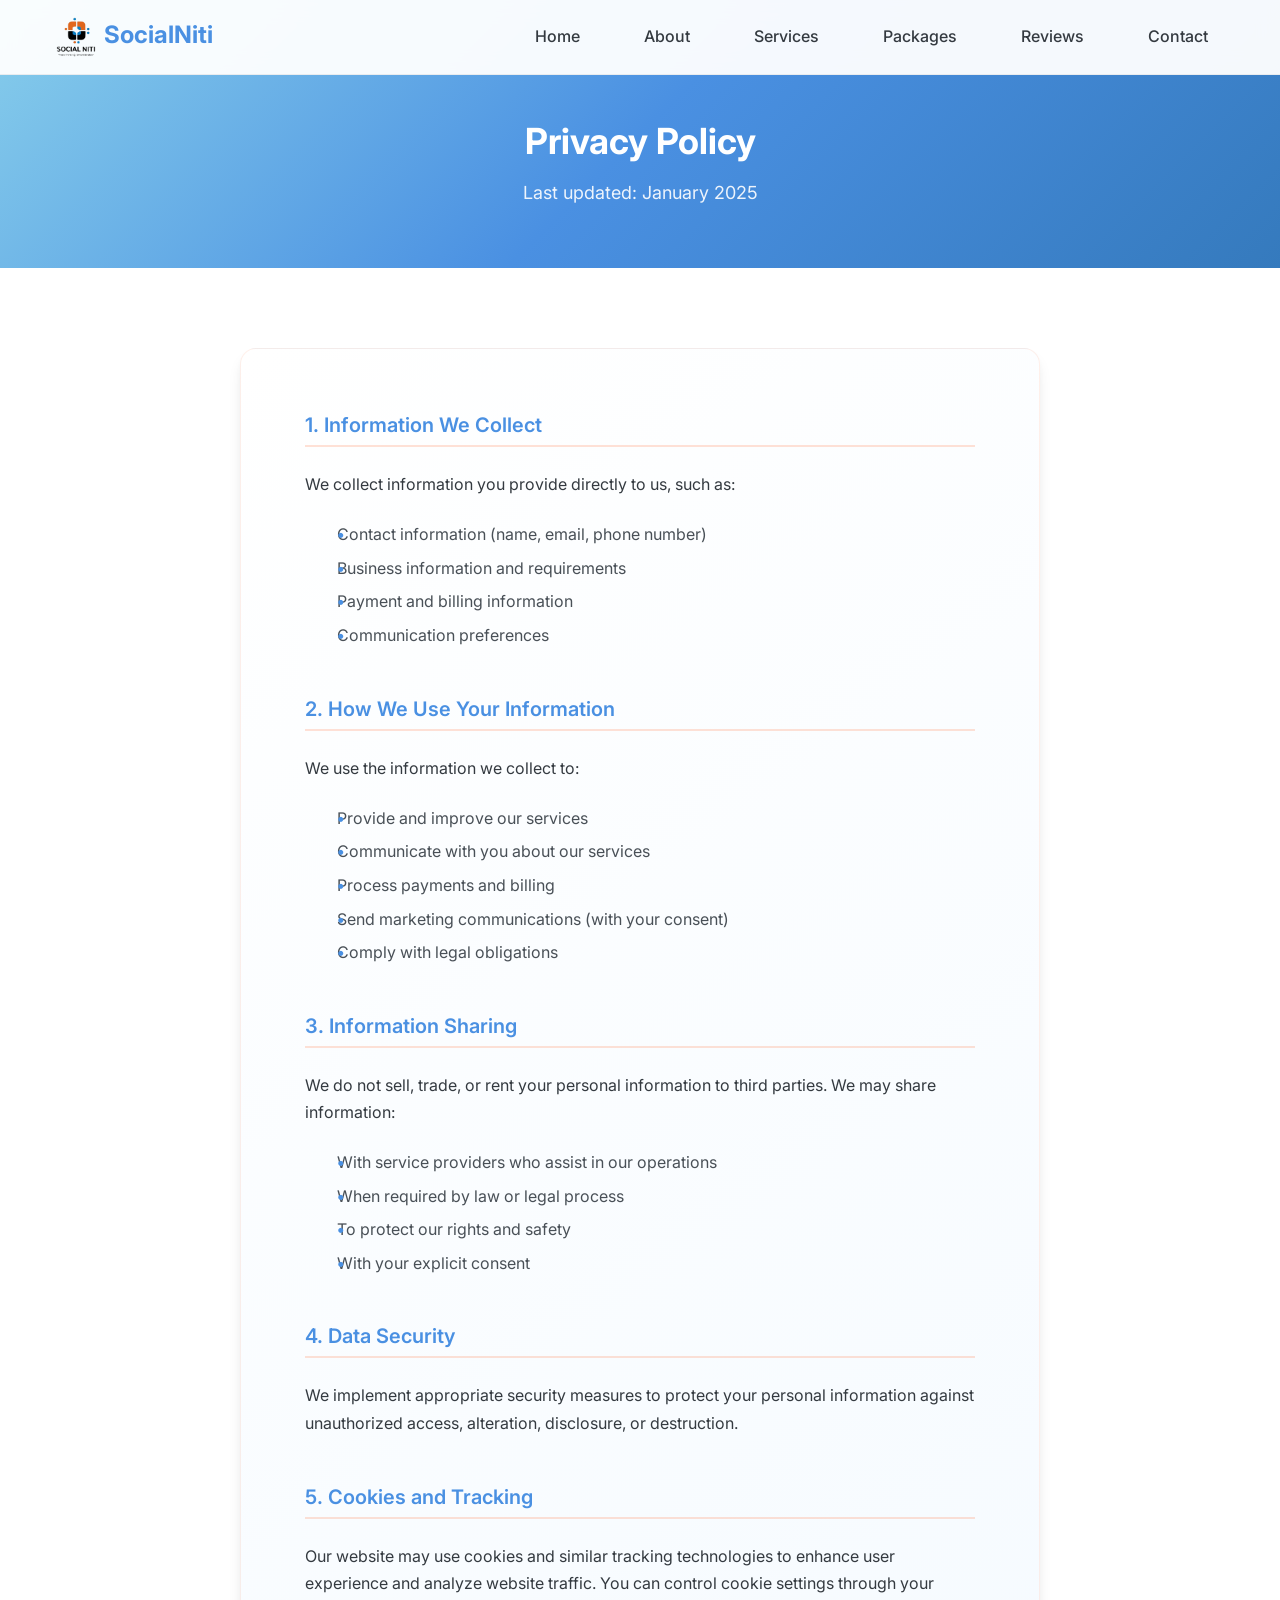
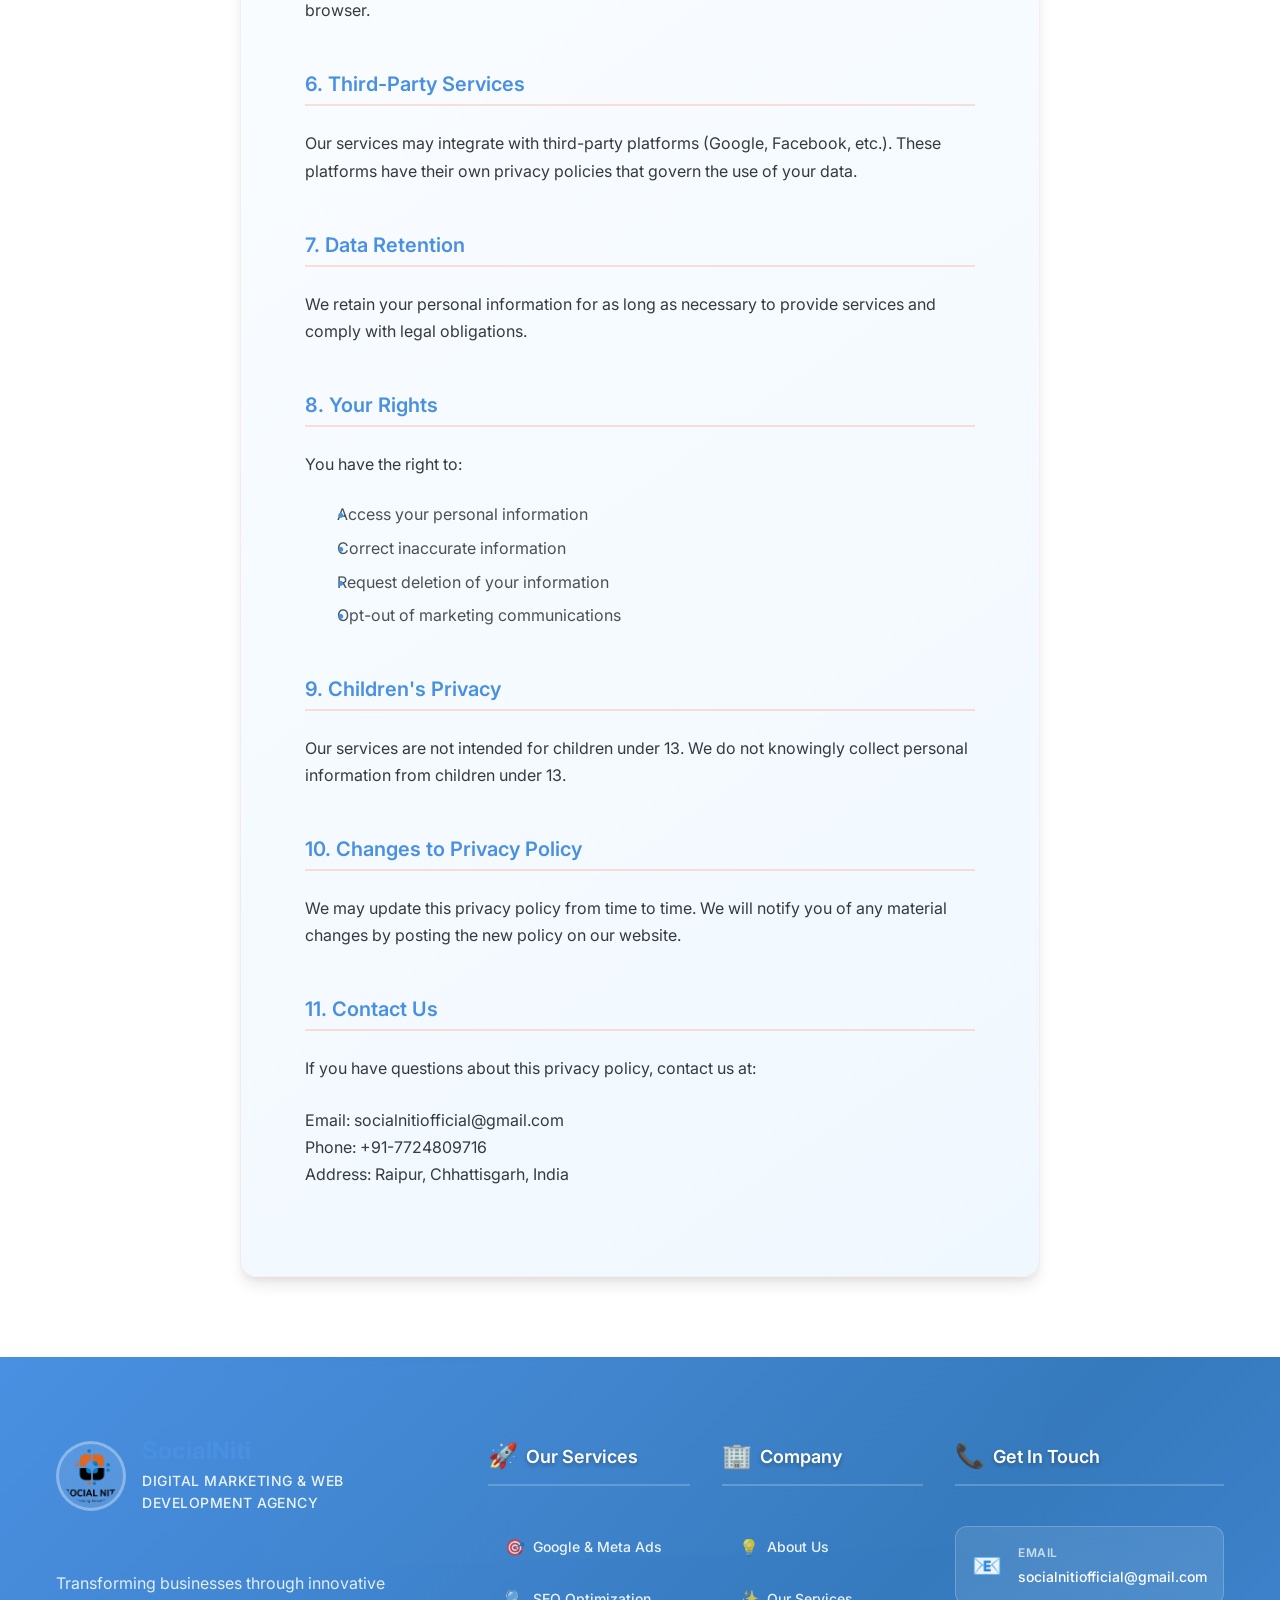
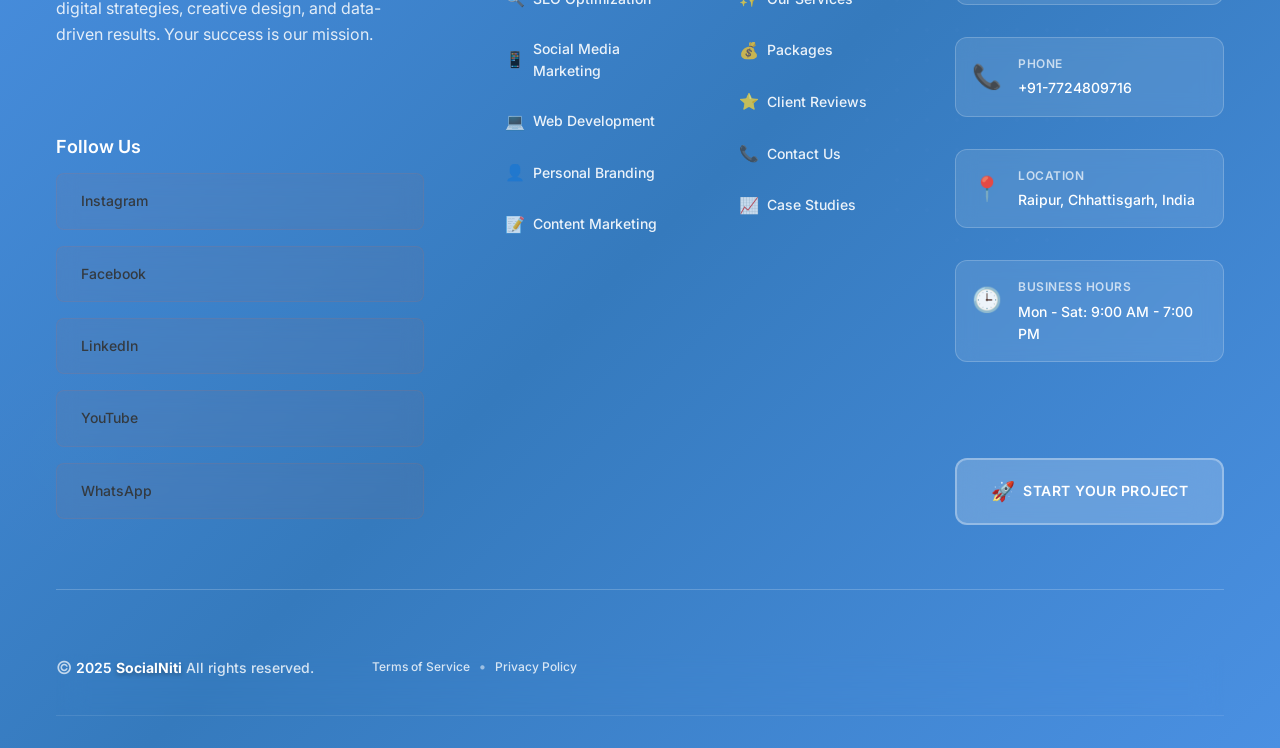
<file: privacy.html>
<!DOCTYPE html>
<html lang="en">
<head>
    <meta charset="UTF-8">
    <meta name="viewport" content="width=device-width, initial-scale=1.0">
    <title>Privacy Policy - SocialNiti</title>
    <meta name="description" content="Privacy Policy for SocialNiti - Digital Marketing & Web Development Agency">
    <link rel="icon" type="image/png" href="socialNiti.png">
    <link rel="preconnect" href="https://fonts.googleapis.com">
    <link rel="preconnect" href="https://fonts.gstatic.com" crossorigin>
    <link href="https://fonts.googleapis.com/css2?family=Inter:wght@300;400;500;600;700&display=swap" rel="stylesheet">
    <link rel="stylesheet" href="css/style.css">
</head>
<body>
    <!-- Navigation -->
    <nav class="navbar">
        <div class="container">
            <div class="nav-brand">
                <img src="socialNiti.png" alt="SocialNiti Logo" class="logo">
                <span class="brand-name">SocialNiti</span>
            </div>
            <div class="nav-menu" id="nav-menu">
                <a href="index.html" class="nav-link">Home</a>
                <a href="index.html#about" class="nav-link">About</a>
                <a href="index.html#services" class="nav-link">Services</a>
                <a href="index.html#packages" class="nav-link">Packages</a>
                <a href="index.html#reviews" class="nav-link">Reviews</a>
                <a href="contact.html" class="nav-link">Contact</a>
            </div>
            <div class="nav-toggle" id="nav-toggle">
                <span></span>
                <span></span>
                <span></span>
            </div>
        </div>
    </nav>

    <!-- Page Header -->
    <section class="page-header">
        <div class="container">
            <h1>Privacy Policy</h1>
            <p>Last updated: January 2025</p>
        </div>
    </section>

    <!-- Privacy Content -->
    <section class="legal-content">
        <div class="container">
            <div class="legal-wrapper">
                <h2>1. Information We Collect</h2>
                <p>We collect information you provide directly to us, such as:</p>
                <ul>
                    <li>Contact information (name, email, phone number)</li>
                    <li>Business information and requirements</li>
                    <li>Payment and billing information</li>
                    <li>Communication preferences</li>
                </ul>

                <h2>2. How We Use Your Information</h2>
                <p>We use the information we collect to:</p>
                <ul>
                    <li>Provide and improve our services</li>
                    <li>Communicate with you about our services</li>
                    <li>Process payments and billing</li>
                    <li>Send marketing communications (with your consent)</li>
                    <li>Comply with legal obligations</li>
                </ul>

                <h2>3. Information Sharing</h2>
                <p>We do not sell, trade, or rent your personal information to third parties. We may share information:</p>
                <ul>
                    <li>With service providers who assist in our operations</li>
                    <li>When required by law or legal process</li>
                    <li>To protect our rights and safety</li>
                    <li>With your explicit consent</li>
                </ul>

                <h2>4. Data Security</h2>
                <p>We implement appropriate security measures to protect your personal information against unauthorized access, alteration, disclosure, or destruction.</p>

                <h2>5. Cookies and Tracking</h2>
                <p>Our website may use cookies and similar tracking technologies to enhance user experience and analyze website traffic. You can control cookie settings through your browser.</p>

                <h2>6. Third-Party Services</h2>
                <p>Our services may integrate with third-party platforms (Google, Facebook, etc.). These platforms have their own privacy policies that govern the use of your data.</p>

                <h2>7. Data Retention</h2>
                <p>We retain your personal information for as long as necessary to provide services and comply with legal obligations.</p>

                <h2>8. Your Rights</h2>
                <p>You have the right to:</p>
                <ul>
                    <li>Access your personal information</li>
                    <li>Correct inaccurate information</li>
                    <li>Request deletion of your information</li>
                    <li>Opt-out of marketing communications</li>
                </ul>

                <h2>9. Children's Privacy</h2>
                <p>Our services are not intended for children under 13. We do not knowingly collect personal information from children under 13.</p>

                <h2>10. Changes to Privacy Policy</h2>
                <p>We may update this privacy policy from time to time. We will notify you of any material changes by posting the new policy on our website.</p>

                <h2>11. Contact Us</h2>
                <p>If you have questions about this privacy policy, contact us at:</p>
                <p>Email: socialnitiofficial@gmail.com<br>
                Phone: +91-7724809716<br>
                Address: Raipur, Chhattisgarh, India</p>
            </div>
        </div>
    </section>

     <!-- Enhanced Footer -->
    <footer class="footer footer-enhanced">
        <!-- Footer Background Elements -->
        <div class="footer-bg-elements">
            <div class="footer-bg-shape shape-wave"></div>
            <div class="footer-bg-shape shape-dots"></div>
            <div class="footer-bg-shape shape-gradient"></div>
        </div>

        <div class="container">
            <!-- Footer Main Content -->
            <div class="footer-main">
                <!-- Enhanced Footer Brand -->
                <div class="footer-brand-enhanced slide-in-left" style="animation-delay: 0.2s;">
                    <div class="brand-logo-wrapper">
                        <img src="socialNiti.png" alt="SocialNiti Logo" class="footer-logo-enhanced">
                        <div class="brand-content">
                            <h3 class="brand-name">SocialNiti</h3>
                            <p class="brand-tagline">Digital Marketing & Web Development Agency</p>
                        </div>
                    </div>

                    <div class="brand-description">
                        <p>Transforming businesses through innovative digital strategies, creative design, and data-driven results. Your success is our mission.</p>
                    </div>

                    <!-- Enhanced Social Links with Font Awesome -->
                    <div class="footer-social-enhanced">
                        <h4 class="social-title">Follow Us</h4>
                        <div class="social-links">
                            <a href="https://www.instagram.com/socialnitiofficial/" target="_blank" class="social-link instagram hover-glow">
                                <i class="fab fa-instagram social-icon"></i>
                                <span class="social-text">Instagram</span>
                            </a>
                            <a href="#" target="_blank" class="social-link facebook hover-glow">
                                <i class="fab fa-facebook-f social-icon"></i>
                                <span class="social-text">Facebook</span>
                            </a>
                            <a href="#" target="_blank" class="social-link linkedin hover-glow">
                                <i class="fab fa-linkedin-in social-icon"></i>
                                <span class="social-text">LinkedIn</span>
                            </a>
                           
                            <a href="#" target="_blank" class="social-link youtube hover-glow">
                                <i class="fab fa-youtube social-icon"></i>
                                <span class="social-text">YouTube</span>
                            </a>
                            <a href="https://wa.me/917724809716" target="_blank" class="social-link whatsapp hover-glow">
                                <i class="fab fa-whatsapp social-icon"></i>
                                <span class="social-text">WhatsApp</span>
                            </a>
                        </div>
                    </div>
                </div>

                <!-- Enhanced Footer Links -->
                <div class="footer-links-enhanced">
                    <!-- Services Column -->
                    <div class="footer-column-enhanced slide-in-left" style="animation-delay: 0.4s;">
                        <div class="column-header">
                            <span class="column-icon">🚀</span>
                            <h4 class="column-title">Our Services</h4>
                        </div>
                        <div class="column-links">
                            <a href="services.html" class="footer-link hover-slide">
                                <span class="link-icon">🎯</span>
                                <span class="link-text">Google & Meta Ads</span>
                            </a>
                            <a href="services.html" class="footer-link hover-slide">
                                <span class="link-icon">🔍</span>
                                <span class="link-text">SEO Optimization</span>
                            </a>
                            <a href="services.html" class="footer-link hover-slide">
                                <span class="link-icon">📱</span>
                                <span class="link-text">Social Media Marketing</span>
                            </a>
                            <a href="services.html" class="footer-link hover-slide">
                                <span class="link-icon">💻</span>
                                <span class="link-text">Web Development</span>
                            </a>
                            <a href="services.html" class="footer-link hover-slide">
                                <span class="link-icon">👤</span>
                                <span class="link-text">Personal Branding</span>
                            </a>
                            <a href="services.html" class="footer-link hover-slide">
                                <span class="link-icon">📝</span>
                                <span class="link-text">Content Marketing</span>
                            </a>
                        </div>
                    </div>

                    <!-- Company Column -->
                    <div class="footer-column-enhanced slide-in-left" style="animation-delay: 0.6s;">
                        <div class="column-header">
                            <span class="column-icon">🏢</span>
                            <h4 class="column-title">Company</h4>
                        </div>
                        <div class="column-links">
                            <a href="#about" class="footer-link hover-slide">
                                <span class="link-icon">💡</span>
                                <span class="link-text">About Us</span>
                            </a>
                            <a href="#services" class="footer-link hover-slide">
                                <span class="link-icon">✨</span>
                                <span class="link-text">Our Services</span>
                            </a>
                            <a href="#packages" class="footer-link hover-slide">
                                <span class="link-icon">💰</span>
                                <span class="link-text">Packages</span>
                            </a>
                            <a href="#reviews" class="footer-link hover-slide">
                                <span class="link-icon">⭐</span>
                                <span class="link-text">Client Reviews</span>
                            </a>
                            <a href="contact.html" class="footer-link hover-slide">
                                <span class="link-icon">📞</span>
                                <span class="link-text">Contact Us</span>
                            </a>
                            <a href="#" class="footer-link hover-slide">
                                <span class="link-icon">📈</span>
                                <span class="link-text">Case Studies</span>
                            </a>
                        </div>
                    </div>

                    <!-- Contact & Support Column -->
                    <div class="footer-column-enhanced slide-in-left" style="animation-delay: 0.8s;">
                        <div class="column-header">
                            <span class="column-icon">📞</span>
                            <h4 class="column-title">Get In Touch</h4>
                        </div>

                        <div class="contact-info">
                            <div class="contact-item">
                                <span class="contact-icon">📧</span>
                                <div class="contact-details">
                                    <span class="contact-label">Email</span>
                                    <a href="mailto:socialnitiofficial@gmail.com" class="contact-value" style="color:white;">socialnitiofficial@gmail.com</a>
                                </div>
                            </div>

                            <div class="contact-item">
                                <span class="contact-icon">📞</span>
                                <div class="contact-details">
                                    <span class="contact-label">Phone</span>
                                    <a href="tel:+917724809716" class="contact-value" style="color:white;">+91-7724809716</a>
                                </div>
                            </div>

                            <div class="contact-item">
                                <span class="contact-icon">📍</span>
                                <div class="contact-details">
                                    <span class="contact-label">Location</span>
                                    <span class="contact-value" >Raipur, Chhattisgarh, India</span>
                                </div>
                            </div>

                            <div class="contact-item">
                                <span class="contact-icon">🕒</span>
                                <div class="contact-details">
                                    <span class="contact-label">Business Hours</span>
                                    <span class="contact-value">Mon - Sat: 9:00 AM - 7:00 PM</span>
                                </div>
                            </div>
                        </div>

                        <!-- Quick Contact CTA -->
                        <div class="footer-cta">
                            <a href="contact.html" class="footer-cta-btn hover-glow">
                                <span class="cta-icon">🚀</span>
                                <span class="cta-text">Start Your Project</span>
                            </a>
                        </div>
                    </div>
                </div>

            </div>

            <!-- Enhanced Footer Bottom -->
            <div class="footer-bottom-enhanced">
                <div class="footer-bottom-content">
                    <div class="copyright-text">
                        <span class="copyright-symbol">©</span>
                        <span class="copyright-year">2025</span>
                        <span class="copyright-brand">SocialNiti</span>
                        <span class="copyright-rights">All rights reserved.</span>
                    </div>
                    <div class="legal-links">
                         <a href="terms.html" class="legal-link">Terms of Service</a>
                            <span class="legal-separator">•</span>
                            <a href="privacy.html" class="legal-link">Privacy Policy</a>
                    </div>
                </div>
            </div>
        </div>
    </footer>

    <script src="js/script.js"></script>
</body>
</html>
</file>
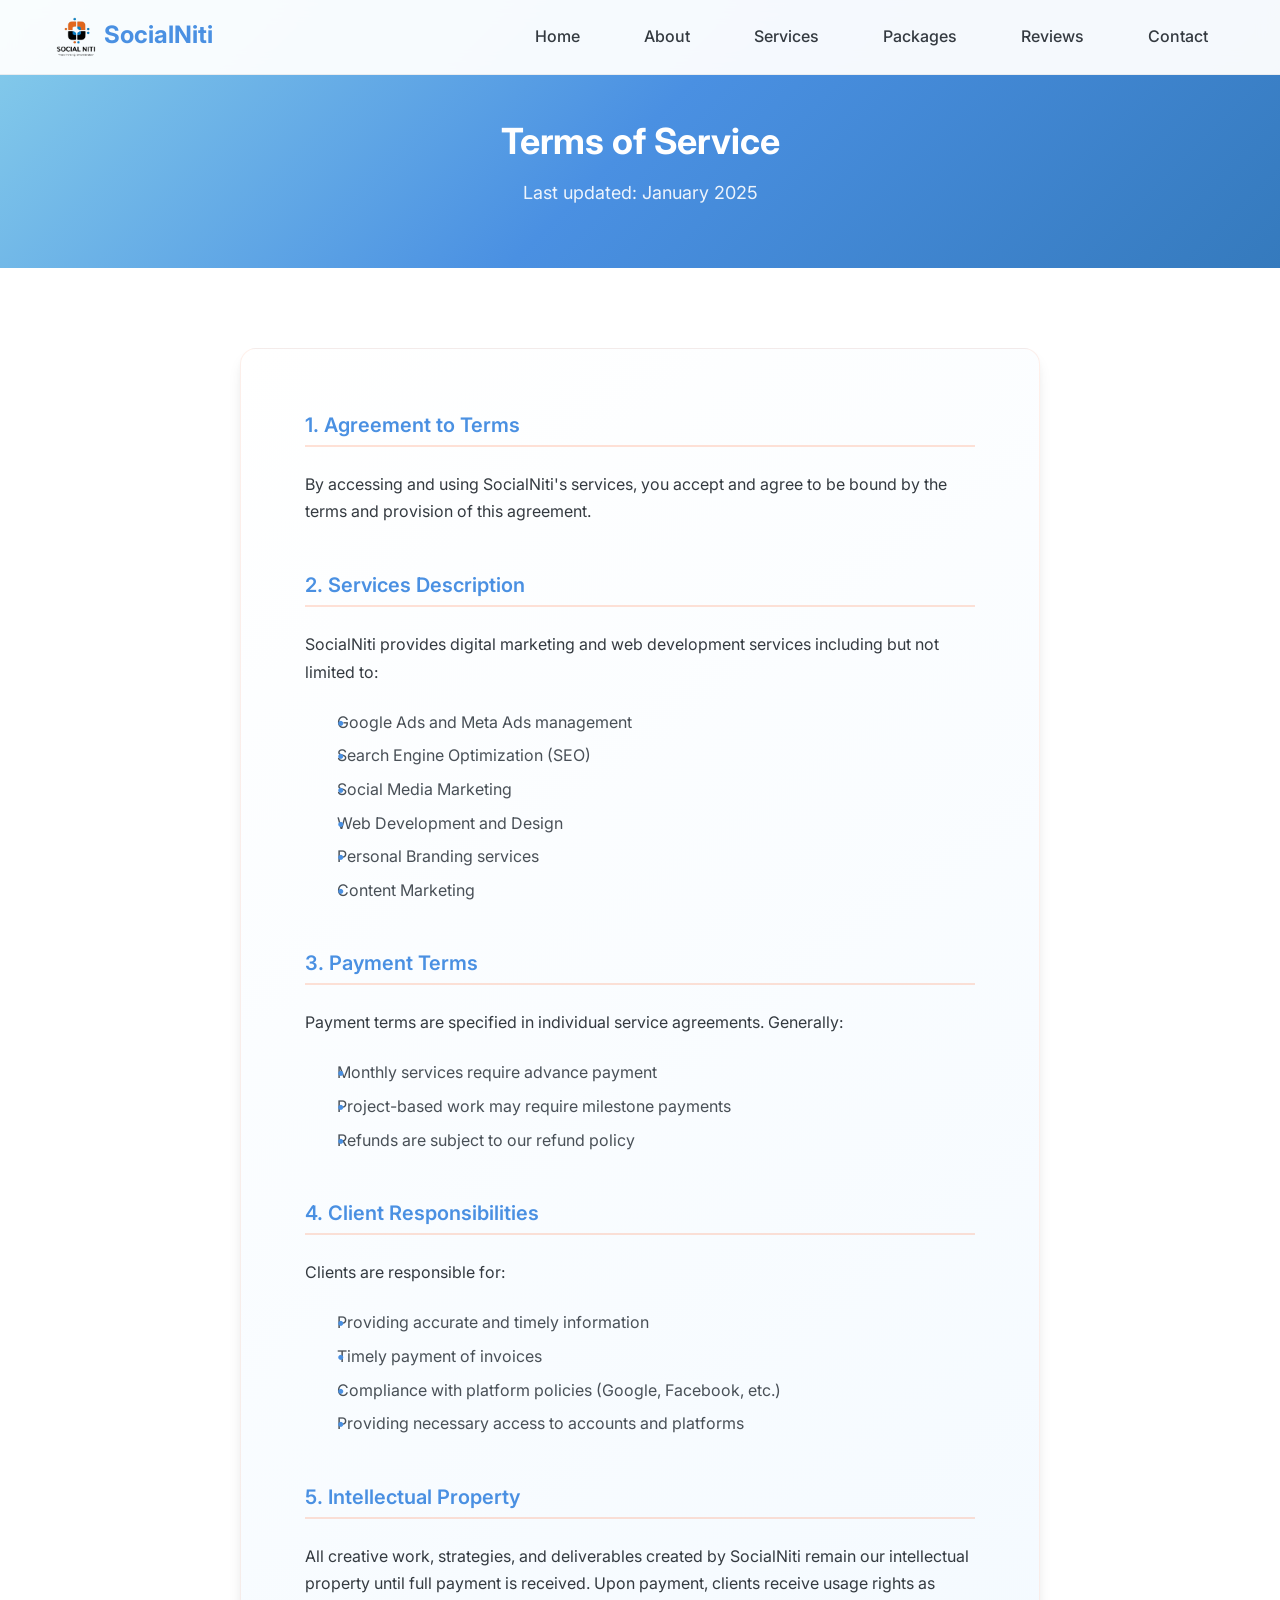
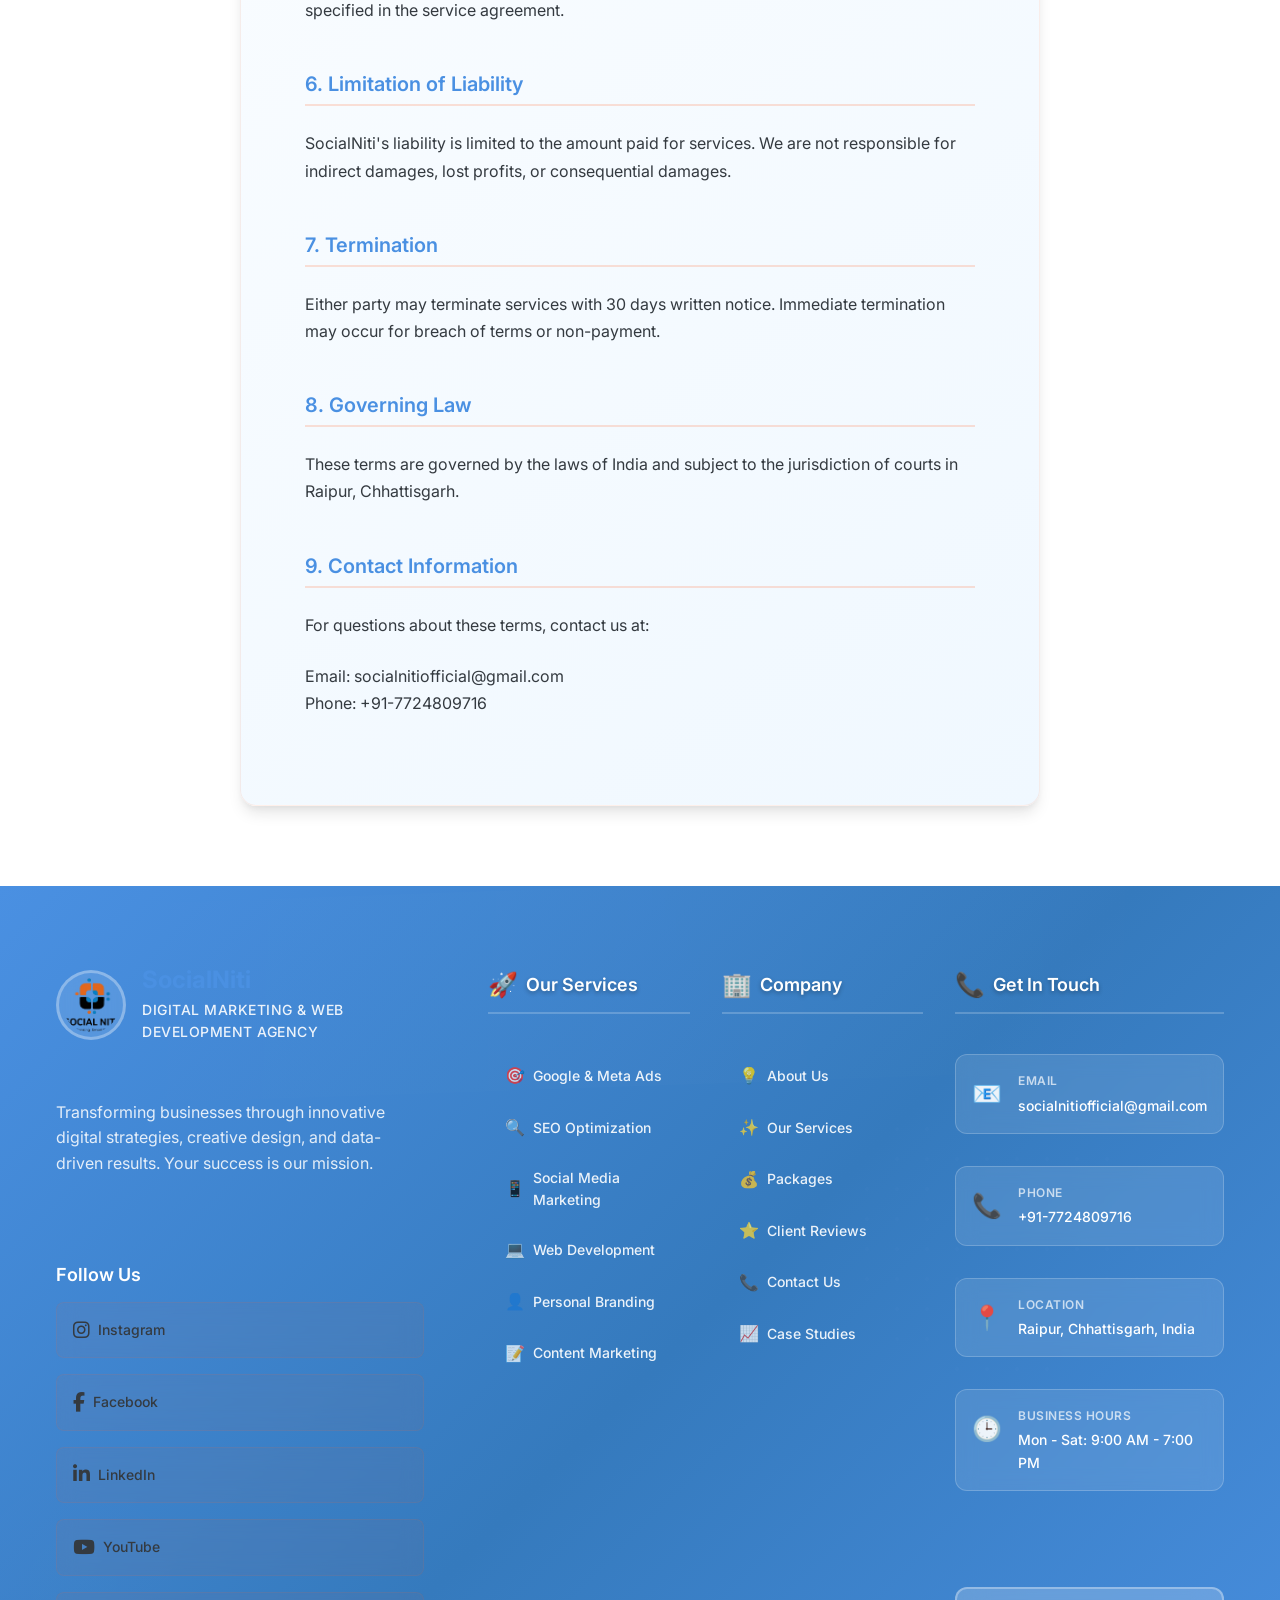
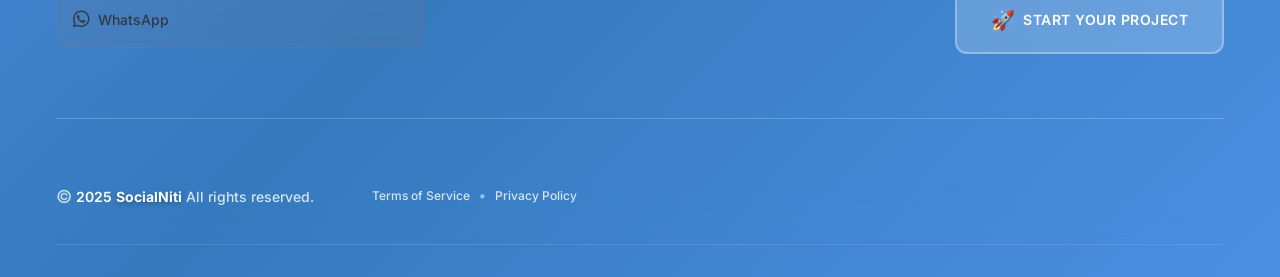
<file: terms.html>
<!DOCTYPE html>
<html lang="en">
<head>
    <meta charset="UTF-8">
    <meta name="viewport" content="width=device-width, initial-scale=1.0">
    <title>Terms of Service - SocialNiti</title>
    <meta name="description" content="Terms of Service for SocialNiti - Digital Marketing & Web Development Agency">
    <link rel="icon" type="image/png" href="socialNiti.png">
    <link rel="preconnect" href="https://fonts.googleapis.com">
    <link rel="preconnect" href="https://fonts.gstatic.com" crossorigin>
    <link href="https://fonts.googleapis.com/css2?family=Inter:wght@300;400;500;600;700&display=swap" rel="stylesheet">
    <!-- Font Awesome Icons -->
    <link rel="stylesheet" href="https://cdnjs.cloudflare.com/ajax/libs/font-awesome/6.4.0/css/all.min.css">
    <link rel="stylesheet" href="css/style.css">
</head>
<body>
    <!-- Navigation -->
    <nav class="navbar">
        <div class="container">
            <div class="nav-brand">
                <img src="socialNiti.png" alt="SocialNiti Logo" class="logo">
                <span class="brand-name">SocialNiti</span>
            </div>
            <div class="nav-menu" id="nav-menu">
                <a href="index.html" class="nav-link">Home</a>
                <a href="index.html#about" class="nav-link">About</a>
                <a href="index.html#services" class="nav-link">Services</a>
                <a href="index.html#packages" class="nav-link">Packages</a>
                <a href="index.html#reviews" class="nav-link">Reviews</a>
                <a href="contact.html" class="nav-link">Contact</a>
            </div>
            <div class="nav-toggle" id="nav-toggle">
                <span></span>
                <span></span>
                <span></span>
            </div>
        </div>
    </nav>

    <!-- Page Header -->
    <section class="page-header">
        <div class="container">
            <h1>Terms of Service</h1>
            <p>Last updated: January 2025</p>
        </div>
    </section>

    <!-- Terms Content -->
    <section class="legal-content">
        <div class="container">
            <div class="legal-wrapper">
                <h2>1. Agreement to Terms</h2>
                <p>By accessing and using SocialNiti's services, you accept and agree to be bound by the terms and provision of this agreement.</p>

                <h2>2. Services Description</h2>
                <p>SocialNiti provides digital marketing and web development services including but not limited to:</p>
                <ul>
                    <li>Google Ads and Meta Ads management</li>
                    <li>Search Engine Optimization (SEO)</li>
                    <li>Social Media Marketing</li>
                    <li>Web Development and Design</li>
                    <li>Personal Branding services</li>
                    <li>Content Marketing</li>
                </ul>

                <h2>3. Payment Terms</h2>
                <p>Payment terms are specified in individual service agreements. Generally:</p>
                <ul>
                    <li>Monthly services require advance payment</li>
                    <li>Project-based work may require milestone payments</li>
                    <li>Refunds are subject to our refund policy</li>
                </ul>

                <h2>4. Client Responsibilities</h2>
                <p>Clients are responsible for:</p>
                <ul>
                    <li>Providing accurate and timely information</li>
                    <li>Timely payment of invoices</li>
                    <li>Compliance with platform policies (Google, Facebook, etc.)</li>
                    <li>Providing necessary access to accounts and platforms</li>
                </ul>

                <h2>5. Intellectual Property</h2>
                <p>All creative work, strategies, and deliverables created by SocialNiti remain our intellectual property until full payment is received. Upon payment, clients receive usage rights as specified in the service agreement.</p>

                <h2>6. Limitation of Liability</h2>
                <p>SocialNiti's liability is limited to the amount paid for services. We are not responsible for indirect damages, lost profits, or consequential damages.</p>

                <h2>7. Termination</h2>
                <p>Either party may terminate services with 30 days written notice. Immediate termination may occur for breach of terms or non-payment.</p>

                <h2>8. Governing Law</h2>
                <p>These terms are governed by the laws of India and subject to the jurisdiction of courts in Raipur, Chhattisgarh.</p>

                <h2>9. Contact Information</h2>
                <p>For questions about these terms, contact us at:</p>
                <p>Email: socialnitiofficial@gmail.com<br>
                Phone: +91-7724809716</p>
            </div>
        </div>
    </section>

     <!-- Enhanced Footer -->
    <footer class="footer footer-enhanced">
        <!-- Footer Background Elements -->
        <div class="footer-bg-elements">
            <div class="footer-bg-shape shape-wave"></div>
            <div class="footer-bg-shape shape-dots"></div>
            <div class="footer-bg-shape shape-gradient"></div>
        </div>

        <div class="container">
            <!-- Footer Main Content -->
            <div class="footer-main">
                <!-- Enhanced Footer Brand -->
                <div class="footer-brand-enhanced slide-in-left" style="animation-delay: 0.2s;">
                    <div class="brand-logo-wrapper">
                        <img src="socialNiti.png" alt="SocialNiti Logo" class="footer-logo-enhanced">
                        <div class="brand-content">
                            <h3 class="brand-name">SocialNiti</h3>
                            <p class="brand-tagline">Digital Marketing & Web Development Agency</p>
                        </div>
                    </div>

                    <div class="brand-description">
                        <p>Transforming businesses through innovative digital strategies, creative design, and data-driven results. Your success is our mission.</p>
                    </div>

                     <!-- Enhanced Social Links with Font Awesome -->
                    <div class="footer-social-enhanced">
                        <h4 class="social-title">Follow Us</h4>
                        <div class="social-links">
                            <a href="https://www.instagram.com/socialnitiofficial/" target="_blank" class="social-link instagram hover-glow">
                                <i class="fab fa-instagram social-icon"></i>
                                <span class="social-text">Instagram</span>
                            </a>
                            <a href="#" target="_blank" class="social-link facebook hover-glow">
                                <i class="fab fa-facebook-f social-icon"></i>
                                <span class="social-text">Facebook</span>
                            </a>
                            <a href="#" target="_blank" class="social-link linkedin hover-glow">
                                <i class="fab fa-linkedin-in social-icon"></i>
                                <span class="social-text">LinkedIn</span>
                            </a>

                            <a href="#" target="_blank" class="social-link youtube hover-glow">
                                <i class="fab fa-youtube social-icon"></i>
                                <span class="social-text">YouTube</span>
                            </a>
                            <a href="https://wa.me/917724809716" target="_blank" class="social-link whatsapp hover-glow">
                                <i class="fab fa-whatsapp social-icon"></i>
                                <span class="social-text">WhatsApp</span>
                            </a>
                        </div>
                    </div>
                </div>

                <!-- Enhanced Footer Links -->
                <div class="footer-links-enhanced">
                    <!-- Services Column -->
                    <div class="footer-column-enhanced slide-in-left" style="animation-delay: 0.4s;">
                        <div class="column-header">
                            <span class="column-icon">🚀</span>
                            <h4 class="column-title">Our Services</h4>
                        </div>
                        <div class="column-links">
                            <a href="services.html" class="footer-link hover-slide">
                                <span class="link-icon">🎯</span>
                                <span class="link-text">Google & Meta Ads</span>
                            </a>
                            <a href="services.html" class="footer-link hover-slide">
                                <span class="link-icon">🔍</span>
                                <span class="link-text">SEO Optimization</span>
                            </a>
                            <a href="services.html" class="footer-link hover-slide">
                                <span class="link-icon">📱</span>
                                <span class="link-text">Social Media Marketing</span>
                            </a>
                            <a href="services.html" class="footer-link hover-slide">
                                <span class="link-icon">💻</span>
                                <span class="link-text">Web Development</span>
                            </a>
                            <a href="services.html" class="footer-link hover-slide">
                                <span class="link-icon">👤</span>
                                <span class="link-text">Personal Branding</span>
                            </a>
                            <a href="services.html" class="footer-link hover-slide">
                                <span class="link-icon">📝</span>
                                <span class="link-text">Content Marketing</span>
                            </a>
                        </div>
                    </div>

                    <!-- Company Column -->
                    <div class="footer-column-enhanced slide-in-left" style="animation-delay: 0.6s;">
                        <div class="column-header">
                            <span class="column-icon">🏢</span>
                            <h4 class="column-title">Company</h4>
                        </div>
                        <div class="column-links">
                            <a href="#about" class="footer-link hover-slide">
                                <span class="link-icon">💡</span>
                                <span class="link-text">About Us</span>
                            </a>
                            <a href="#services" class="footer-link hover-slide">
                                <span class="link-icon">✨</span>
                                <span class="link-text">Our Services</span>
                            </a>
                            <a href="#packages" class="footer-link hover-slide">
                                <span class="link-icon">💰</span>
                                <span class="link-text">Packages</span>
                            </a>
                            <a href="#reviews" class="footer-link hover-slide">
                                <span class="link-icon">⭐</span>
                                <span class="link-text">Client Reviews</span>
                            </a>
                            <a href="contact.html" class="footer-link hover-slide">
                                <span class="link-icon">📞</span>
                                <span class="link-text">Contact Us</span>
                            </a>
                            <a href="#" class="footer-link hover-slide">
                                <span class="link-icon">📈</span>
                                <span class="link-text">Case Studies</span>
                            </a>
                        </div>
                    </div>

                    <!-- Contact & Support Column -->
                    <div class="footer-column-enhanced slide-in-left" style="animation-delay: 0.8s;">
                        <div class="column-header">
                            <span class="column-icon">📞</span>
                            <h4 class="column-title">Get In Touch</h4>
                        </div>

                        <div class="contact-info">
                            <div class="contact-item">
                                <span class="contact-icon">📧</span>
                                <div class="contact-details">
                                    <span class="contact-label">Email</span>
                                    <a href="mailto:socialnitiofficial@gmail.com" class="contact-value" style="color:white;">socialnitiofficial@gmail.com</a>
                                </div>
                            </div>

                            <div class="contact-item">
                                <span class="contact-icon">📞</span>
                                <div class="contact-details">
                                    <span class="contact-label">Phone</span>
                                    <a href="tel:+917724809716" class="contact-value" style="color:white;">+91-7724809716</a>
                                </div>
                            </div>

                            <div class="contact-item">
                                <span class="contact-icon">📍</span>
                                <div class="contact-details">
                                    <span class="contact-label">Location</span>
                                    <span class="contact-value" >Raipur, Chhattisgarh, India</span>
                                </div>
                            </div>

                            <div class="contact-item">
                                <span class="contact-icon">🕒</span>
                                <div class="contact-details">
                                    <span class="contact-label">Business Hours</span>
                                    <span class="contact-value">Mon - Sat: 9:00 AM - 7:00 PM</span>
                                </div>
                            </div>
                        </div>

                        <!-- Quick Contact CTA -->
                        <div class="footer-cta">
                            <a href="contact.html" class="footer-cta-btn hover-glow">
                                <span class="cta-icon">🚀</span>
                                <span class="cta-text">Start Your Project</span>
                            </a>
                        </div>
                    </div>
                </div>

            </div>

            <!-- Enhanced Footer Bottom -->
            <div class="footer-bottom-enhanced">
                <div class="footer-bottom-content">
                    <div class="copyright-text">
                        <span class="copyright-symbol">©</span>
                        <span class="copyright-year">2025</span>
                        <span class="copyright-brand">SocialNiti</span>
                        <span class="copyright-rights">All rights reserved.</span>
                    </div>
                    <div class="legal-links">
                         <a href="terms.html" class="legal-link">Terms of Service</a>
                            <span class="legal-separator">•</span>
                            <a href="privacy.html" class="legal-link">Privacy Policy</a>
                    </div>
                </div>
            </div>
        </div>
    </footer>

    <script src="js/script.js"></script>
</body>
</html>
</file>
<file: css/style.css>
/* ===== CSS VARIABLES ===== */
:root {
    /* Enhanced Blue Theme Colors - Inspired by uploaded gradient */
    --primary-color: #4A90E2;
    --primary-dark: #357ABD;
    --primary-light: #6BA3E8;
    --primary-lighter: #87B5ED;
    --secondary-color: #5BA0F2;
    --accent-color: #3B82F6;
    --accent-dark: #2563EB;
    --success-color: #4CAF50;
    --warning-color: #FF9800;
    --error-color: #F44336;
    --info-color: #2196F3;

    /* Neutral Colors */
    --white: #FFFFFF;
    --black: #1A1A1A;
    --gray-100: #F8F9FA;
    --gray-200: #E9ECEF;
    --gray-300: #DEE2E6;
    --gray-400: #CED4DA;
    --gray-500: #6C757D;
    --gray-600: #495057;
    --gray-700: #343A40;
    --gray-800: #212529;

    /* Enhanced Blue Gradients - Matching uploaded image */
    --gradient-primary: linear-gradient(135deg, #87CEEB 0%, #4A90E2 50%, #357ABD 100%);
    --gradient-secondary: linear-gradient(135deg, #5BA0F2 0%, #3B82F6 100%);
    --gradient-hero: linear-gradient(135deg, #B0E0E6 0%, #87CEEB 25%, #4A90E2 75%, #357ABD 100%);
    --gradient-warm: linear-gradient(135deg, #6BA3E8 0%, #87B5ED 100%);
    --gradient-sunset: linear-gradient(135deg, #87CEEB 0%, #4A90E2 50%, #357ABD 100%);
    --gradient-card: linear-gradient(145deg, #FFFFFF 0%, #F0F8FF 100%);
    --gradient-text: linear-gradient(135deg, #4A90E2 0%, #357ABD 100%);

    /* Typography */
    --font-family: 'Inter', -apple-system, BlinkMacSystemFont, 'Segoe UI', Roboto, sans-serif;
    --font-size-xs: 0.75rem;
    --font-size-sm: 0.875rem;
    --font-size-base: 1rem;
    --font-size-lg: 1.125rem;
    --font-size-xl: 1.25rem;
    --font-size-2xl: 1.5rem;
    --font-size-3xl: 1.875rem;
    --font-size-4xl: 2.25rem;
    --font-size-5xl: 3rem;

    /* Spacing */
    --spacing-xs: 0.25rem;
    --spacing-sm: 0.5rem;
    --spacing-md: 1rem;
    --spacing-lg: 1.5rem;
    --spacing-xl: 2rem;
    --spacing-2xl: 3rem;
    --spacing-3xl: 4rem;

    /* Shadows */
    --shadow-sm: 0 1px 2px 0 rgba(0, 0, 0, 0.05);
    --shadow-md: 0 4px 6px -1px rgba(0, 0, 0, 0.1), 0 2px 4px -1px rgba(0, 0, 0, 0.06);
    --shadow-lg: 0 10px 15px -3px rgba(0, 0, 0, 0.1), 0 4px 6px -2px rgba(0, 0, 0, 0.05);
    --shadow-xl: 0 20px 25px -5px rgba(0, 0, 0, 0.1), 0 10px 10px -5px rgba(0, 0, 0, 0.04);

    /* Border Radius */
    --radius-sm: 0.25rem;
    --radius-md: 0.5rem;
    --radius-lg: 0.75rem;
    --radius-xl: 1rem;
    --radius-2xl: 1.5rem;

    /* Transitions */
    --transition-fast: 0.15s ease-in-out;
    --transition-normal: 0.3s ease-in-out;
    --transition-slow: 0.5s ease-in-out;
}

/* ===== RESET & BASE STYLES ===== */
* {
    margin: 0;
    padding: 0;
    box-sizing: border-box;
}

html {
    scroll-behavior: smooth;
    font-size: 16px;
}

body {
    font-family: var(--font-family);
    font-size: var(--font-size-base);
    line-height: 1.6;
    color: var(--gray-700);
    background-color: var(--white);
    overflow-x: hidden;
}

img {
    max-width: 100%;
    height: auto;
    display: block;
}

a {
    text-decoration: none;
    color: inherit;
    transition: var(--transition-normal);
}

ul, ol {
    list-style: none;
}

button {
    border: none;
    background: none;
    cursor: pointer;
    font-family: inherit;
}

/* ===== UTILITY CLASSES ===== */
.container {
    max-width: 1200px;
    margin: 0 auto;
    padding: 0 var(--spacing-md);
}

/* Responsive Container */
@media (max-width: 1024px) {
    .container {
        padding: 0 var(--spacing-lg);
    }
}

@media (max-width: 768px) {
    .container {
        padding: 0 var(--spacing-md);
    }
}

@media (max-width: 480px) {
    .container {
        padding: 0 var(--spacing-sm);
    }
}

.text-center {
    text-align: center;
}

.text-primary {
    color: var(--primary-color);
}

.bg-primary {
    background-color: var(--primary-color);
}

.bg-gradient {
    background: var(--gradient-primary);
}

/* ===== TYPOGRAPHY ===== */
h1, h2, h3, h4, h5, h6 {
    font-weight: 600;
    line-height: 1.2;
    color: var(--gray-800);
    margin-bottom: var(--spacing-md);
}

h1 {
    font-size: var(--font-size-4xl);
    font-weight: 700;
}

h2 {
    font-size: var(--font-size-3xl);
}

h3 {
    font-size: var(--font-size-2xl);
}

h4 {
    font-size: var(--font-size-xl);
}

p {
    margin-bottom: var(--spacing-md);
    color: var(--gray-600);
}

/* Responsive Typography */
@media (max-width: 768px) {
    h1 {
        font-size: var(--font-size-3xl);
    }

    h2 {
        font-size: var(--font-size-2xl);
    }

    h3 {
        font-size: var(--font-size-xl);
    }

    h4 {
        font-size: var(--font-size-lg);
    }
}

@media (max-width: 480px) {
    h1 {
        font-size: var(--font-size-2xl);
    }

    h2 {
        font-size: var(--font-size-xl);
    }

    h3 {
        font-size: var(--font-size-lg);
    }

    h4 {
        font-size: var(--font-size-base);
    }

    p {
        font-size: var(--font-size-sm);
    }
}

.highlight {
    background: var(--gradient-primary);
    -webkit-background-clip: text;
    -webkit-text-fill-color: transparent;
    background-clip: text;
}

/* ===== BUTTONS ===== */
.btn {
    display: inline-flex;
    align-items: center;
    justify-content: center;
    padding: var(--spacing-md) var(--spacing-xl);
    font-size: var(--font-size-base);
    font-weight: 500;
    border-radius: var(--radius-lg);
    transition: var(--transition-normal);
    cursor: pointer;
    text-decoration: none;
    border: 2px solid transparent;
    min-width: 140px;
    /* Touch-friendly sizing */
    min-height: 44px;
}

/* Responsive Button Sizing */
@media (max-width: 768px) {
    .btn {
        padding: var(--spacing-sm) var(--spacing-lg);
        min-width: 120px;
        min-height: 48px;
        font-size: var(--font-size-sm);
    }
}

@media (max-width: 480px) {
    .btn {
        padding: var(--spacing-sm) var(--spacing-md);
        min-width: 100px;
        min-height: 44px;
        font-size: var(--font-size-sm);
    }
}

.btn-primary {
    background: var(--gradient-primary);
    color: var(--white);
    box-shadow: var(--shadow-md);
}

.btn-primary:hover {
    transform: translateY(-2px);
    box-shadow: var(--shadow-lg);
}

.btn-secondary {
    background: transparent;
    color: var(--primary-color);
    border-color: var(--primary-color);
}

.btn-secondary:hover {
    background: var(--primary-color);
    color: var(--white);
    transform: translateY(-2px);
}

.btn-outline {
    background: transparent;
    color: var(--gray-700);
    border-color: var(--gray-300);
}

.btn-outline:hover {
    background: var(--primary-color);
    color: var(--white);
    border-color: var(--primary-color);
}

/* ===== NAVIGATION ===== */
.navbar {
    position: fixed;
    top: 0;
    left: 0;
    right: 0;
    background: rgba(255, 255, 255, 0.95);
    backdrop-filter: blur(10px);
    border-bottom: 1px solid var(--gray-200);
    z-index: 1000;
    transition: var(--transition-normal);
}

.navbar .container {
    display: flex;
    align-items: center;
    justify-content: space-between;
    padding: var(--spacing-md);
}

.nav-brand {
    display: flex;
    align-items: center;
    gap: var(--spacing-sm);
    z-index: 1001;
}

.logo {
    width: 40px;
    height: 40px;
    border-radius: var(--radius-md);
}

.brand-name {
    font-size: var(--font-size-xl);
    font-weight: 700;
    color: #4A90E2!important;
}

.nav-menu {
    display: flex;
    align-items: center;
    gap: var(--spacing-xl);
}

.nav-link {
    font-weight: 500;
    color: var(--gray-700);
    padding: var(--spacing-sm) var(--spacing-md);
    border-radius: var(--radius-md);
    transition: var(--transition-normal);
}

.nav-link:hover,
.nav-link.active {
    color: var(--primary-color);
    background: rgba(74, 144, 226, 0.1);
}

.nav-toggle {
    display: none;
    flex-direction: column;
    gap: 4px;
    cursor: pointer;
    z-index: 1001;
    padding: var(--spacing-sm);
}

.nav-toggle span {
    width: 25px;
    height: 3px;
    background: var(--gray-700);
    border-radius: 2px;
    transition: var(--transition-normal);
}

/* Mobile Navigation Styles */
.nav-toggle.active span:nth-child(1) {
    transform: rotate(45deg) translate(5px, 5px);
}

.nav-toggle.active span:nth-child(2) {
    opacity: 0;
}

.nav-toggle.active span:nth-child(3) {
    transform: rotate(-45deg) translate(7px, -6px);
}

/* Mobile Menu Styles */
@media (max-width: 768px) {
    .nav-toggle {
        display: flex;
    }

    .nav-menu {
        position: fixed;
        top: 0;
        left: -100%;
        width: 100%;
        height: 100vh;
        background: rgba(255, 255, 255, 0.98);
        backdrop-filter: blur(20px);
        flex-direction: column;
        justify-content: center;
        align-items: center;
        gap: var(--spacing-2xl);
        transition: left 0.3s ease;
        z-index: 1000;
    }

    .nav-menu.active {
        left: 0;
    }

    .nav-link {
        font-size: var(--font-size-lg);
        padding: var(--spacing-md) var(--spacing-xl);
        border-radius: var(--radius-lg);
        text-align: center;
        min-width: 200px;
    }

    .nav-link:hover {
        transform: translateY(-2px);
        box-shadow: 0 4px 15px rgba(74, 144, 226, 0.2);
    }

    body.menu-open {
        overflow: hidden;
    }
}

/* ===== ENHANCED HERO SECTION ===== */
.hero {
    padding: 140px 0 100px;
    background: linear-gradient(135deg, #F0F8FF 0%, #E6F3FF 50%, #D6EFFF 100%);
    position: relative;
    overflow: hidden;
    min-height: 100vh;
    display: flex;
    align-items: center;
}

.hero::before {
    content: '';
    position: absolute;
    top: 0;
    left: 0;
    right: 0;
    bottom: 0;
    background:
        radial-gradient(circle at 20% 80%, rgba(74, 144, 226, 0.1) 0%, transparent 50%),
        radial-gradient(circle at 80% 20%, rgba(135, 206, 235, 0.1) 0%, transparent 50%),
        url('data:image/svg+xml,<svg xmlns="http://www.w3.org/2000/svg" viewBox="0 0 100 100"><defs><pattern id="grain" width="100" height="100" patternUnits="userSpaceOnUse"><circle cx="50" cy="50" r="1" fill="%234A90E2" opacity="0.05"/></pattern></defs><rect width="100" height="100" fill="url(%23grain)"/></svg>');
    pointer-events: none;
    z-index: 1;
}

/* Animated Background Elements */
.hero-bg-elements {
    position: absolute;
    top: 0;
    left: 0;
    width: 100%;
    height: 100%;
    z-index: 2;
    pointer-events: none;
}

.floating-shape {
    position: absolute;
    border-radius: 50%;
    background: linear-gradient(135deg, rgba(74, 144, 226, 0.1), rgba(135, 206, 235, 0.1));
    animation: floatShape 6s ease-in-out infinite;
}

.shape-1 {
    width: 80px;
    height: 80px;
    top: 20%;
    left: 10%;
    animation-delay: 0s;
}

.shape-2 {
    width: 60px;
    height: 60px;
    top: 60%;
    right: 15%;
    animation-delay: 2s;
}

.shape-3 {
    width: 100px;
    height: 100px;
    top: 80%;
    left: 20%;
    animation-delay: 4s;
}

.shape-4 {
    width: 40px;
    height: 40px;
    top: 30%;
    right: 30%;
    animation-delay: 1s;
}

@keyframes floatShape {
    0%, 100% {
        transform: translateY(0px) rotate(0deg);
        opacity: 0.3;
    }
    50% {
        transform: translateY(-20px) rotate(180deg);
        opacity: 0.6;
    }
}

/* Particle System */
.particles-container {
    position: absolute;
    top: 0;
    left: 0;
    width: 100%;
    height: 100%;
    z-index: 2;
    pointer-events: none;
}

.particle {
    position: absolute;
    width: 4px;
    height: 4px;
    background: var(--primary-color);
    border-radius: 50%;
    opacity: 0.6;
    animation: particleFloat 8s linear infinite;
}

@keyframes particleFloat {
    0% {
        transform: translateY(100vh) scale(0);
        opacity: 0;
    }
    10% {
        opacity: 0.6;
        transform: scale(1);
    }
    90% {
        opacity: 0.6;
    }
    100% {
        transform: translateY(-100px) scale(0);
        opacity: 0;
    }
}

.hero .container {
    display: grid;
    grid-template-columns: 1fr 1fr;
    gap: var(--spacing-3xl);
    align-items: center;
    position: relative;
    z-index: 3;
}

.hero-content {
    position: relative;
    z-index: 4;
}

/* Enhanced Hero Badge */
.hero-badge {
    display: inline-flex;
    align-items: center;
    gap: var(--spacing-sm);
    background: rgba(255, 255, 255, 0.9);
    backdrop-filter: blur(10px);
    -webkit-backdrop-filter: blur(10px);
    padding: var(--spacing-sm) var(--spacing-lg);
    border-radius: var(--radius-2xl);
    border: 1px solid rgba(74, 144, 226, 0.2);
    margin-bottom: var(--spacing-lg);
    box-shadow: 0 4px 20px rgba(74, 144, 226, 0.1);
}

.badge-icon {
    font-size: 1.2rem;
    animation: pulse 2s ease-in-out infinite;
}

.badge-text {
    font-size: var(--font-size-sm);
    font-weight: 600;
    color: var(--gray-700);
}

/* Enhanced Hero Title */
.hero-title {
    font-size: var(--font-size-5xl);
    font-weight: 700;
    line-height: 1.1;
    margin-bottom: var(--spacing-lg);
    color: var(--gray-800);
}

.title-line-1,
.title-line-2,
.title-line-3 {
    display: block;
    margin-bottom: var(--spacing-sm);
}

.title-line-2 {
    font-size: calc(var(--font-size-5xl) * 1.1);
}

.title-line-3 {
    font-size: calc(var(--font-size-5xl) * 0.9);
    margin-bottom: 0;
}

/* Enhanced Subtitle */
.hero-subtitle {
    font-size: var(--font-size-lg);
    color: var(--gray-600);
    margin-bottom: var(--spacing-xl);
    line-height: 1.6;
}

.highlight-text {
    color: var(--primary-color);
    font-weight: 600;
    position: relative;
}

.highlight-text::after {
    content: '';
    position: absolute;
    bottom: -2px;
    left: 0;
    width: 100%;
    height: 2px;
    background: var(--gradient-primary);
    border-radius: 1px;
}

/* Hero Benefits */
.hero-benefits {
    display: flex;
    gap: var(--spacing-lg);
    margin-bottom: var(--spacing-xl);
    flex-wrap: wrap;
}

.benefit-item {
    display: flex;
    align-items: center;
    gap: var(--spacing-sm);
    background: rgba(255, 255, 255, 0.8);
    padding: var(--spacing-sm) var(--spacing-md);
    border-radius: var(--radius-lg);
    border: 1px solid rgba(74, 144, 226, 0.1);
    backdrop-filter: blur(5px);
    -webkit-backdrop-filter: blur(5px);
    transition: var(--transition-normal);
}

.benefit-item:hover {
    transform: translateY(-2px);
    box-shadow: 0 8px 25px rgba(74, 144, 226, 0.15);
    border-color: rgba(74, 144, 226, 0.3);
}

.benefit-icon {
    font-size: 1.2rem;
}

.benefit-text {
    font-size: var(--font-size-sm);
    font-weight: 600;
    color: var(--gray-700);
}

/* Enhanced CTA Buttons */
.hero-cta {
    display: flex;
    gap: var(--spacing-lg);
    margin-bottom: var(--spacing-2xl);
    flex-wrap: wrap;
}

.btn-enhanced {
    display: flex;
    align-items: center;
    gap: var(--spacing-sm);
    padding: var(--spacing-lg) var(--spacing-2xl);
    font-size: var(--font-size-base);
    font-weight: 600;
    border-radius: var(--radius-xl);
    transition: all 0.3s ease;
    position: relative;
    overflow: hidden;
}

.btn-enhanced::before {
    content: '';
    position: absolute;
    top: 0;
    left: -100%;
    width: 100%;
    height: 100%;
    background: linear-gradient(90deg, transparent, rgba(255, 255, 255, 0.2), transparent);
    transition: left 0.5s ease;
}

.btn-enhanced:hover::before {
    left: 100%;
}

.btn-icon {
    font-size: 1.1rem;
    transition: transform 0.3s ease;
}

.btn-enhanced:hover .btn-icon {
    transform: scale(1.2);
}

.btn-arrow {
    font-size: 1.2rem;
    transition: transform 0.3s ease;
}

.btn-enhanced:hover .btn-arrow {
    transform: translateX(4px);
}

/* Trust Indicators */
.hero-trust {
    display: flex;
    gap: var(--spacing-2xl);
    align-items: center;
}

.trust-item {
    text-align: center;
}

.trust-number {
    display: block;
    font-size: var(--font-size-2xl);
    font-weight: 700;
    color: var(--primary-color);
    line-height: 1;
}

.trust-plus {
    color: var(--primary-color);
    font-weight: 700;
}

.trust-label {
    display: block;
    font-size: var(--font-size-sm);
    color: var(--gray-600);
    font-weight: 500;
    margin-top: var(--spacing-xs);
}

.hero-title {
    font-size: var(--font-size-5xl);
    font-weight: 700;
    line-height: 1.1;
    margin-bottom: var(--spacing-lg);
    color: var(--gray-800);
}

.hero-subtitle {
    font-size: var(--font-size-lg);
    color: var(--gray-600);
    margin-bottom: var(--spacing-2xl);
    line-height: 1.6;
}

.hero-cta {
    display: flex;
    gap: var(--spacing-lg);
    flex-wrap: wrap;
}

/* Enhanced Hero Visual Section */
.hero-visual {
    display: grid;
    grid-template-columns: 1fr;
    gap: var(--spacing-xl);
    position: relative;
    z-index: 4;
}

/* Main Feature Card */
.hero-main-card {
    background: var(--gradient-card);
    padding: var(--spacing-2xl);
    border-radius: var(--radius-2xl);
    border: 1px solid rgba(74, 144, 226, 0.2);
    backdrop-filter: blur(15px);
    -webkit-backdrop-filter: blur(15px);
    box-shadow: 0 20px 40px rgba(74, 144, 226, 0.1);
    margin-bottom: var(--spacing-xl);
}

.card-header {
    text-align: center;
    margin-bottom: var(--spacing-lg);
}

.card-icon-large {
    font-size: 3rem;
    margin-bottom: var(--spacing-md);
}

.card-title {
    font-size: var(--font-size-xl);
    margin-bottom: var(--spacing-sm);
    font-weight: 600;
}

.card-content p {
    text-align: center;
    color: var(--gray-600);
    margin-bottom: var(--spacing-lg);
}

.card-stats {
    display: flex;
    justify-content: space-around;
    gap: var(--spacing-lg);
}

.stat-item {
    text-align: center;
    padding: var(--spacing-md);
    background: rgba(255, 255, 255, 0.5);
    border-radius: var(--radius-lg);
    border: 1px solid rgba(74, 144, 226, 0.1);
}

.stat-value {
    display: block;
    font-size: var(--font-size-xl);
    font-weight: 700;
    color: var(--primary-color);
    margin-bottom: var(--spacing-xs);
}

.stat-label {
    font-size: var(--font-size-sm);
    color: var(--gray-600);
    font-weight: 500;
}

/* Hero Cards Grid */
.hero-cards-grid {
    display: grid;
    grid-template-columns: 1fr;
    gap: var(--spacing-lg);
    margin-bottom: var(--spacing-xl);
}

.hero-card {
    background: var(--gradient-card);
    padding: var(--spacing-xl);
    border-radius: var(--radius-xl);
    border: 1px solid rgba(74, 144, 226, 0.1);
    backdrop-filter: blur(10px);
    -webkit-backdrop-filter: blur(10px);
    text-align: center;
    position: relative;
    overflow: hidden;
}

.hero-card h4 {
    font-size: var(--font-size-lg);
    margin-bottom: var(--spacing-sm);
    color: var(--gray-800);
    font-weight: 600;
}

.hero-card p {
    color: var(--gray-600);
    margin-bottom: var(--spacing-lg);
    font-size: var(--font-size-sm);
}

/* Progress Bars */
.card-progress {
    margin-top: var(--spacing-md);
}

.progress-bar {
    width: 100%;
    height: 6px;
    background: var(--gray-200);
    border-radius: 3px;
    overflow: hidden;
    margin-bottom: var(--spacing-sm);
    position: relative;
}

.progress-bar::after {
    content: '';
    position: absolute;
    top: 0;
    left: 0;
    height: 100%;
    background: var(--gradient-primary);
    border-radius: 3px;
    width: 0%;
    transition: width 2s ease-in-out;
    animation: progressFill 3s ease-in-out infinite;
}

.progress-bar[data-progress="95"]::after {
    width: 95%;
}

.progress-bar[data-progress="90"]::after {
    width: 90%;
}

.progress-bar[data-progress="98"]::after {
    width: 98%;
}

@keyframes progressFill {
    0% { width: 0%; }
    100% { width: var(--progress-width, 100%); }
}

.progress-text {
    font-size: var(--font-size-xs);
    color: var(--gray-600);
    font-weight: 500;
}

/* Interactive Elements */
.hero-interactive {
    display: flex;
    gap: var(--spacing-lg);
    justify-content: center;
    margin-top: var(--spacing-xl);
}

.interactive-element {
    display: flex;
    align-items: center;
    gap: var(--spacing-sm);
    background: rgba(255, 255, 255, 0.9);
    padding: var(--spacing-sm) var(--spacing-lg);
    border-radius: var(--radius-2xl);
    border: 1px solid rgba(74, 144, 226, 0.2);
    backdrop-filter: blur(10px);
    -webkit-backdrop-filter: blur(10px);
    box-shadow: 0 8px 25px rgba(74, 144, 226, 0.1);
    transition: var(--transition-normal);
    cursor: pointer;
}

.interactive-element:hover {
    transform: translateY(-3px);
    box-shadow: 0 12px 35px rgba(74, 144, 226, 0.2);
    border-color: rgba(74, 144, 226, 0.4);
}

.element-icon {
    font-size: 1.2rem;
}

.element-text {
    font-size: var(--font-size-sm);
    font-weight: 600;
    color: var(--gray-700);
}

/* Scroll Indicator */
.scroll-indicator {
    position: absolute;
    bottom: 30px;
    left: 50%;
    transform: translateX(-50%);
    text-align: center;
    z-index: 5;
}

.scroll-arrow {
    width: 40px;
    height: 40px;
    border-radius: 50%;
    background: rgba(255, 255, 255, 0.9);
    backdrop-filter: blur(10px);
    -webkit-backdrop-filter: blur(10px);
    border: 1px solid rgba(74, 144, 226, 0.2);
    display: flex;
    align-items: center;
    justify-content: center;
    margin: 0 auto var(--spacing-sm);
    cursor: pointer;
    transition: var(--transition-normal);
}

.scroll-arrow:hover {
    background: var(--primary-color);
    color: white;
    transform: translateY(-2px);
}

.scroll-arrow span {
    font-size: 1.2rem;
    font-weight: 600;
}

.scroll-text {
    font-size: var(--font-size-xs);
    color: var(--gray-600);
    font-weight: 500;
}

@keyframes bounce {
    0%, 20%, 50%, 80%, 100% {
        transform: translateY(0);
    }
    40% {
        transform: translateY(-10px);
    }
    60% {
        transform: translateY(-5px);
    }
}

.bounce-animation {
    animation: bounce 2s ease-in-out infinite;
}

/* ===== RIPPLE EFFECT ===== */
.ripple {
    position: absolute;
    border-radius: 50%;
    background: rgba(255, 255, 255, 0.6);
    transform: scale(0);
    animation: rippleEffect 0.6s linear;
    pointer-events: none;
}

@keyframes rippleEffect {
    to {
        transform: scale(4);
        opacity: 0;
    }
}

/* ===== ENHANCED ANIMATIONS ===== */
.animate-progress .progress-bar::after {
    animation: progressFillOnce 2s ease-out forwards;
}

@keyframes progressFillOnce {
    from {
        width: 0%;
    }
    to {
        width: var(--progress-width);
    }
}

/* ===== TYPING EFFECT ENHANCEMENTS ===== */
.typing-complete::after {
    animation: none;
    opacity: 0;
}

/* ===== ENHANCED RESPONSIVE HERO ===== */
@media (max-width: 1024px) {
    .hero {
        min-height: auto;
        padding: 120px 0 80px;
    }

    .hero .container {
        grid-template-columns: 1fr;
        gap: var(--spacing-2xl);
        text-align: center;
    }

    .hero-content {
        order: 1;
    }

    .hero-visual {
        order: 2;
    }

    .hero-main-card {
        margin-bottom: var(--spacing-lg);
    }

    .hero-cards-grid {
        grid-template-columns: repeat(auto-fit, minmax(250px, 1fr));
    }

    .hero-interactive {
        justify-content: center;
        flex-wrap: wrap;
    }
}

@media (max-width: 768px) {
    .hero {
        padding: 100px 0 60px;
    }

    .hero-title {
        font-size: var(--font-size-4xl);
    }

    .title-line-2 {
        font-size: var(--font-size-4xl);
    }

    .title-line-3 {
        font-size: calc(var(--font-size-4xl) * 0.9);
    }

    .hero-benefits {
        flex-direction: column;
        align-items: center;
        gap: var(--spacing-md);
    }

    .hero-cta {
        flex-direction: column;
        align-items: center;
        gap: var(--spacing-md);
    }

    .btn-enhanced {
        width: 100%;
        max-width: 280px;
        justify-content: center;
    }

    .hero-trust {
        justify-content: center;
        gap: var(--spacing-lg);
    }

    .hero-cards-grid {
        grid-template-columns: 1fr;
    }

    .card-stats {
        flex-direction: column;
        gap: var(--spacing-md);
    }

    .floating-shape {
        display: none;
    }

    .particles-container {
        display: none;
    }
}

@media (max-width: 480px) {
    .hero {
        padding: 90px 0 40px;
    }

    .hero-title {
        font-size: var(--font-size-3xl);
    }

    .title-line-2,
    .title-line-3 {
        font-size: var(--font-size-3xl);
    }

    .hero-badge {
        padding: var(--spacing-xs) var(--spacing-md);
    }

    .badge-text {
        font-size: var(--font-size-xs);
    }

    .hero-main-card,
    .hero-card {
        padding: var(--spacing-lg);
    }

    .btn-enhanced {
        padding: var(--spacing-md) var(--spacing-lg);
        font-size: var(--font-size-sm);
    }

    .interactive-element {
        padding: var(--spacing-xs) var(--spacing-md);
    }

    .element-text {
        font-size: var(--font-size-xs);
    }
}

/* ===== PERFORMANCE OPTIMIZATIONS ===== */
.hero-enhanced {
    contain: layout style paint;
    will-change: transform;
}

.floating-shape,
.particle {
    will-change: transform, opacity;
    contain: strict;
}

.hero-card,
.hero-main-card,
.interactive-element {
    will-change: transform;
    contain: layout style;
}

/* ===== ACCESSIBILITY ENHANCEMENTS ===== */
@media (prefers-reduced-motion: reduce) {
    .floating-shape,
    .particle,
    .bounce-animation,
    .float-animation,
    .pulse-animation {
        animation: none !important;
    }

    .particles-container {
        display: none !important;
    }

    .hero-enhanced {
        background: linear-gradient(135deg, #FFF8F5 0%, #FFF3E0 100%);
    }
}

/* ===== DARK MODE SUPPORT ===== */
@media (prefers-color-scheme: dark) {
    /* .hero {
        background: linear-gradient(135deg, #1a1a1a 0%, #2d2d2d 50%, #1a1a1a 100%);
    } */

    .hero-badge,
    .benefit-item,
    .interactive-element {
        background: rgba(255, 255, 255, 0.1);
        border-color: rgba(74, 144, 226, 0.3);
    }

    .hero-main-card,
    .hero-card {
        background: rgba(255, 255, 255, 0.05);
        border-color: rgba(74, 144, 226, 0.2);
    }
}

.hero-card {
    background: var(--gradient-card);
    padding: var(--spacing-xl);
    border-radius: var(--radius-xl);
    box-shadow: var(--shadow-lg);
    text-align: center;
    transition: var(--transition-normal);
    border: 1px solid rgba(74, 144, 226, 0.1);
    backdrop-filter: blur(10px);
    -webkit-backdrop-filter: blur(10px);
    position: relative;
    overflow: hidden;
}

.hero-card::before {
    content: '';
    position: absolute;
    top: 0;
    left: -100%;
    width: 100%;
    height: 100%;
    background: linear-gradient(90deg, transparent, rgba(74, 144, 226, 0.1), transparent);
    transition: left 0.5s ease;
}

.hero-card:hover::before {
    left: 100%;
}

.hero-card:hover {
    transform: translateY(-8px) scale(1.02);
    box-shadow: 0 20px 40px rgba(74, 144, 226, 0.15);
    border-color: rgba(74, 144, 226, 0.3);
}

.card-icon {
    font-size: 2.5rem;
    margin-bottom: var(--spacing-md);
}

.hero-card h3 {
    font-size: var(--font-size-lg);
    margin-bottom: var(--spacing-sm);
    color: var(--gray-800);
}

.hero-card p {
    color: var(--gray-600);
    margin: 0;
}

/* ===== SECTIONS ===== */
.section-header {
    text-align: center;
    margin-bottom: var(--spacing-3xl);
}

.section-header h2 {
    font-size: var(--font-size-4xl);
    margin-bottom: var(--spacing-md);
}

.section-header p {
    font-size: var(--font-size-lg);
    color: var(--gray-600);
    max-width: 600px;
    margin: 0 auto;
}

/* ===== ENHANCED ABOUT SECTION ===== */
.about {
    padding: 100px 0;
    background: linear-gradient(135deg, #FAFAFA 0%, #F5F5F5 100%);
    position: relative;
    overflow: hidden;
}

/* Background Elements */
.about-bg-elements {
    position: absolute;
    top: 0;
    left: 0;
    width: 100%;
    height: 100%;
    z-index: 1;
    pointer-events: none;
}

.bg-shape {
    position: absolute;
    opacity: 0.05;
    background: var(--gradient-primary);
}

.shape-circle {
    width: 200px;
    height: 200px;
    border-radius: 50%;
    top: 10%;
    right: 10%;
    animation: floatShape 8s ease-in-out infinite;
}

.shape-triangle {
    width: 0;
    height: 0;
    border-left: 75px solid transparent;
    border-right: 75px solid transparent;
    border-bottom: 130px solid var(--primary-color);
    top: 70%;
    left: 5%;
    animation: floatShape 10s ease-in-out infinite reverse;
}

.shape-square {
    width: 120px;
    height: 120px;
    top: 40%;
    right: 5%;
    transform: rotate(45deg);
    animation: floatShape 12s ease-in-out infinite;
}

.about .container {
    position: relative;
    z-index: 2;
}

/* Enhanced Section Header */
.section-badge {
    display: inline-flex;
    align-items: center;
    gap: var(--spacing-sm);
    background: rgba(255, 255, 255, 0.9);
    backdrop-filter: blur(10px);
    -webkit-backdrop-filter: blur(10px);
    padding: var(--spacing-sm) var(--spacing-lg);
    border-radius: var(--radius-2xl);
    border: 1px solid rgba(74, 144, 226, 0.2);
    margin-bottom: var(--spacing-lg);
    box-shadow: 0 4px 20px rgba(74, 144, 226, 0.1);
}

.section-title {
    font-size: var(--font-size-4xl);
    margin-bottom: var(--spacing-md);
    font-weight: 700;
}

.section-subtitle {
    font-size: var(--font-size-lg);
    color: var(--gray-600);
    max-width: 700px;
    margin: 0 auto var(--spacing-3xl);
    line-height: 1.6;
}

/* Rearranged About Content */
.about-content {
    display: flex;
    flex-direction: column;
    gap: var(--spacing-3xl);
    margin-bottom: var(--spacing-3xl);
}

/* Top Section - Story (Full Width) */
.about-story-section {
    width: 100%;
}

/* Middle Section - Stats & Mission (Two Columns) */
.about-middle-section {
    display: grid;
    grid-template-columns: 1fr 1fr;
    gap: var(--spacing-3xl);
    align-items: start;
}

/* Bottom Section - Features (Full Width) */
.about-features-section {
    width: 100%;
}

/* Stats Wrapper */
.about-stats-wrapper {
    display: flex;
    flex-direction: column;
    gap: var(--spacing-lg);
}

.about-stats-wrapper .section-subtitle {
    font-size: var(--font-size-xl);
    font-weight: 600;
    color: var(--gray-800);
    margin-bottom: var(--spacing-md);
    text-align: center;
}

/* Mission Wrapper */
.about-mission-wrapper {
    display: flex;
    flex-direction: column;
    gap: var(--spacing-xl);
}

.story-card {
    background: var(--gradient-card);
    padding: var(--spacing-2xl);
    border-radius: var(--radius-xl);
    border: 1px solid rgba(74, 144, 226, 0.1);
    backdrop-filter: blur(10px);
    -webkit-backdrop-filter: blur(10px);
    box-shadow: 0 10px 30px rgba(74, 144, 226, 0.1);
}

.story-header {
    display: flex;
    align-items: center;
    gap: var(--spacing-md);
    margin-bottom: var(--spacing-lg);
}

.story-icon {
    font-size: 2rem;
}

.story-title {
    font-size: var(--font-size-xl);
    font-weight: 600;
    color: var(--gray-800);
    margin: 0;
}

.story-content p {
    margin-bottom: var(--spacing-md);
    line-height: 1.7;
}

.highlight-number {
    color: var(--primary-color);
    font-weight: 700;
    font-size: 1.1em;
}

/* Enhanced Stats */
.about-stats {
    display: grid;
    grid-template-columns: 1fr;
    gap: var(--spacing-lg);
}

.stat-card {
    background: var(--gradient-card);
    padding: var(--spacing-xl);
    border-radius: var(--radius-lg);
    border: 1px solid rgba(74, 144, 226, 0.1);
    backdrop-filter: blur(10px);
    -webkit-backdrop-filter: blur(10px);
    display: flex;
    align-items: center;
    gap: var(--spacing-lg);
    transition: var(--transition-normal);
}

.stat-card:hover {
    transform: translateY(-5px);
    box-shadow: 0 15px 35px rgba(74, 144, 226, 0.15);
    border-color: rgba(74, 144, 226, 0.3);
}

.stat-icon {
    font-size: 2rem;
    min-width: 60px;
    text-align: center;
}

.stat-content {
    flex: 1;
}

.stat-number {
    font-size: var(--font-size-2xl);
    font-weight: 700;
    color: var(--primary-color);
    line-height: 1;
}

.stat-plus {
    color: var(--primary-color);
    font-weight: 700;
}

.stat-label {
    display: block;
    font-size: var(--font-size-sm);
    color: var(--gray-600);
    font-weight: 500;
    margin-top: var(--spacing-xs);
    margin-bottom: var(--spacing-sm);
}

.stat-progress {
    width: 100%;
    height: 4px;
    background: var(--gray-200);
    border-radius: 2px;
    overflow: hidden;
}

.progress-line {
    height: 100%;
    background: var(--gradient-primary);
    width: 0%;
    border-radius: 2px;
    transition: width 2s ease-in-out;
}

.progress-line[data-progress="100"] {
    width: 100%;
}

.progress-line[data-progress="95"] {
    width: 95%;
}

/* Mission Card */
.mission-card {
    background: var(--gradient-card);
    padding: var(--spacing-xl);
    border-radius: var(--radius-lg);
    border: 1px solid rgba(74, 144, 226, 0.1);
    backdrop-filter: blur(10px);
    -webkit-backdrop-filter: blur(10px);
}

.mission-header {
    display: flex;
    align-items: center;
    gap: var(--spacing-md);
    margin-bottom: var(--spacing-md);
}

.mission-icon {
    font-size: 1.5rem;
}

.mission-title {
    font-size: var(--font-size-lg);
    font-weight: 600;
    color: var(--gray-800);
    margin: 0;
}

.mission-content p {
    margin: 0;
    line-height: 1.6;
}

/* Enhanced Features Section */
.about-features-section {
    text-align: center;
}

.features-header {
    text-align: center;
    margin-bottom: var(--spacing-2xl);
}

.features-title {
    font-size: var(--font-size-3xl);
    font-weight: 600;
    margin-bottom: var(--spacing-md);
    color: var(--gray-800);
}

.features-subtitle {
    color: var(--gray-600);
    font-size: var(--font-size-lg);
    margin: 0;
    max-width: 600px;
    margin: 0 auto;
    line-height: 1.6;
}

.features-grid {
    display: grid;
    grid-template-columns: repeat(2, 1fr);
    gap: var(--spacing-xl);
    margin-top: var(--spacing-2xl);
}

.feature-card {
    background: var(--gradient-card);
    padding: var(--spacing-xl);
    border-radius: var(--radius-lg);
    border: 1px solid rgba(74, 144, 226, 0.1);
    backdrop-filter: blur(10px);
    -webkit-backdrop-filter: blur(10px);
    transition: var(--transition-normal);
}

.feature-card:hover {
    transform: translateY(-5px);
    box-shadow: 0 15px 35px rgba(74, 144, 226, 0.15);
    border-color: rgba(74, 144, 226, 0.3);
}

.feature-header {
    display: flex;
    align-items: center;
    gap: var(--spacing-md);
    margin-bottom: var(--spacing-md);
}

.feature-icon {
    font-size: 1.5rem;
}

.feature-title {
    font-size: var(--font-size-lg);
    font-weight: 600;
    color: var(--gray-800);
    margin: 0;
}

.feature-content p {
    margin-bottom: var(--spacing-md);
    color: var(--gray-600);
    line-height: 1.6;
}

.feature-highlight {
    display: flex;
    align-items: center;
    gap: var(--spacing-sm);
    padding: var(--spacing-sm) var(--spacing-md);
    background: rgba(74, 144, 226, 0.1);
    border-radius: var(--radius-md);
    border: 1px solid rgba(74, 144, 226, 0.2);
}

.highlight-stat {
    font-size: var(--font-size-lg);
    font-weight: 700;
    color: var(--primary-color);
}

.highlight-label {
    font-size: var(--font-size-sm);
    color: var(--gray-600);
    font-weight: 500;
}

/* Values Section */
.values-section {
    text-align: center;
}

.values-title {
    font-size: var(--font-size-lg);
    font-weight: 600;
    color: var(--gray-800);
    margin-bottom: var(--spacing-lg);
}

.values-grid {
    display: grid;
    grid-template-columns: repeat(4, 1fr);
    gap: var(--spacing-md);
}

.value-item {
    display: flex;
    flex-direction: column;
    align-items: center;
    gap: var(--spacing-sm);
    padding: var(--spacing-md);
    background: rgba(255, 255, 255, 0.8);
    border-radius: var(--radius-lg);
    border: 1px solid rgba(74, 144, 226, 0.1);
    transition: var(--transition-normal);
    cursor: pointer;
}

.value-item:hover {
    background: rgba(74, 144, 226, 0.1);
    border-color: rgba(74, 144, 226, 0.3);
    transform: translateY(-3px);
}

.value-icon {
    font-size: 1.5rem;
}

.value-text {
    font-size: var(--font-size-sm);
    font-weight: 600;
    color: var(--gray-700);
}

/* About CTA */
.about-cta {
    text-align: center;
    margin-top: var(--spacing-3xl);
}

.cta-card {
    background: var(--gradient-card);
    padding: var(--spacing-2xl);
    border-radius: var(--radius-xl);
    border: 1px solid rgba(74, 144, 226, 0.2);
    backdrop-filter: blur(15px);
    -webkit-backdrop-filter: blur(15px);
    box-shadow: 0 20px 40px rgba(74, 144, 226, 0.1);
    max-width: 600px;
    margin: 0 auto;
}

.cta-content {
    margin-bottom: var(--spacing-xl);
}

.cta-title {
    font-size: var(--font-size-2xl);
    font-weight: 600;
    color: var(--gray-800);
    margin-bottom: var(--spacing-sm);
}

.cta-subtitle {
    color: var(--gray-600);
    font-size: var(--font-size-base);
    margin: 0;
}

.cta-actions {
    display: flex;
    gap: var(--spacing-lg);
    justify-content: center;
    flex-wrap: wrap;
}

.about-stats {
    display: grid;
    grid-template-columns: repeat(3, 1fr);
    gap: var(--spacing-lg);
    margin-top: var(--spacing-xl);
}

.stat {
    text-align: center;
    padding: var(--spacing-lg);
    background: var(--gray-100);
    border-radius: var(--radius-lg);
}

.stat-number {
    display: block;
    font-size: var(--font-size-2xl);
    font-weight: 700;
    color: var(--primary-color);
    margin-bottom: var(--spacing-xs);
}

.stat-label {
    font-size: var(--font-size-sm);
    color: var(--gray-600);
    font-weight: 500;
}

.about-features {
    display: grid;
    gap: var(--spacing-xl);
}

.feature {
    display: flex;
    gap: var(--spacing-md);
    align-items: flex-start;
}

.feature-icon {
    font-size: 1.5rem;
    margin-top: var(--spacing-xs);
}

.feature h4 {
    margin-bottom: var(--spacing-sm);
    color: var(--gray-800);
}

.feature p {
    margin: 0;
    color: var(--gray-600);
}

/* ===== RESPONSIVE ABOUT SECTION ===== */
@media (max-width: 1024px) {
    .about {
        padding: 80px 0;
    }

    .about-middle-section {
        grid-template-columns: 1fr;
        gap: var(--spacing-2xl);
    }

    .about-stats {
        grid-template-columns: repeat(2, 1fr);
        gap: var(--spacing-md);
    }
}

@media (max-width: 768px) {
    .about {
        padding: 60px 0;
    }

    .about-content {
        gap: var(--spacing-2xl);
    }

    .about-stats {
        grid-template-columns: 1fr;
        gap: var(--spacing-md);
    }

    .stat {
        padding: var(--spacing-md);
    }

    .stat-number {
        font-size: var(--font-size-xl);
    }

    .features-grid {
        grid-template-columns: 1fr;
        gap: var(--spacing-lg);
    }

    .feature {
        flex-direction: column;
        text-align: center;
        gap: var(--spacing-sm);
    }

    .feature-icon {
        margin-top: 0;
        font-size: 2rem;
    }
}

@media (max-width: 480px) {
    .about {
        padding: 40px 0;
    }

    .about-content {
        gap: var(--spacing-xl);
    }

    .stat {
        padding: var(--spacing-sm);
    }

    .stat-number {
        font-size: var(--font-size-lg);
    }

    .feature {
        gap: var(--spacing-xs);
    }
}

/* ===== ENHANCED SERVICES SECTION ===== */
.services {
    padding: 100px 0;
    background: linear-gradient(135deg, #FFFFFF 0%, #F8F9FA 100%);
    position: relative;
    overflow: hidden;
}

/* Services Background Elements */
.services-bg-elements {
    position: absolute;
    top: 0;
    left: 0;
    width: 100%;
    height: 100%;
    z-index: 1;
    pointer-events: none;
}

.service-bg-shape {
    position: absolute;
    opacity: 0.03;
    background: var(--gradient-primary);
}

.shape-hexagon {
    width: 150px;
    height: 150px;
    clip-path: polygon(50% 0%, 100% 25%, 100% 75%, 50% 100%, 0% 75%, 0% 25%);
    top: 15%;
    left: 5%;
    animation: floatShape 15s ease-in-out infinite;
}

.shape-diamond {
    width: 100px;
    height: 100px;
    transform: rotate(45deg);
    top: 60%;
    right: 10%;
    animation: floatShape 12s ease-in-out infinite reverse;
}

.shape-circle-large {
    width: 250px;
    height: 250px;
    border-radius: 50%;
    top: 30%;
    right: 5%;
    animation: floatShape 18s ease-in-out infinite;
}

.services .container {
    position: relative;
    z-index: 2;
}

/* Services Overview Stats */
.services-overview {
    display: grid;
    grid-template-columns: repeat(3, 1fr);
    gap: var(--spacing-xl);
    margin-bottom: var(--spacing-3xl);
}

.overview-card {
    background: var(--gradient-card);
    padding: var(--spacing-xl);
    border-radius: var(--radius-xl);
    border: 1px solid rgba(74, 144, 226, 0.1);
    backdrop-filter: blur(10px);
    -webkit-backdrop-filter: blur(10px);
    text-align: center;
    transition: var(--transition-normal);
}

.overview-card:hover {
    transform: translateY(-5px);
    box-shadow: 0 15px 35px rgba(74, 144, 226, 0.15);
    border-color: rgba(74, 144, 226, 0.3);
}

.overview-icon {
    font-size: 2.5rem;
    margin-bottom: var(--spacing-md);
}

.overview-content {
    display: flex;
    flex-direction: column;
    align-items: center;
}

.overview-number {
    font-size: var(--font-size-3xl);
    font-weight: 700;
    color: var(--primary-color);
    line-height: 1;
}

.overview-plus {
    color: var(--primary-color);
    font-weight: 700;
}

.overview-label {
    font-size: var(--font-size-sm);
    color: var(--gray-600);
    font-weight: 500;
    margin-top: var(--spacing-sm);
}

/* Enhanced Services Grid */
.services-grid {
    display: grid;
    grid-template-columns: repeat(auto-fit, minmax(350px, 1fr));
    gap: var(--spacing-xl);
    margin-bottom: var(--spacing-3xl);
}

/* Enhanced Service Cards */
.service-card.enhanced-card {
    background: var(--gradient-card);
    padding: 0;
    border-radius: var(--radius-xl);
    border: 1px solid rgba(74, 144, 226, 0.1);
    backdrop-filter: blur(10px);
    -webkit-backdrop-filter: blur(10px);
    box-shadow: 0 10px 30px rgba(74, 144, 226, 0.1);
    transition: var(--transition-normal);
    overflow: hidden;
    display: flex;
    flex-direction: column;
    position: relative;
}

.service-card.enhanced-card:hover {
    transform: translateY(-8px);
    box-shadow: 0 20px 40px rgba(74, 144, 226, 0.15);
    border-color: rgba(74, 144, 226, 0.3);
}

/* Service Header */
.service-header {
    padding: var(--spacing-xl) var(--spacing-xl) var(--spacing-lg);
    text-align: center;
    position: relative;
}

.service-icon-wrapper {
    position: relative;
    display: inline-block;
    margin-bottom: var(--spacing-md);
}

.service-icon {
    font-size: 3rem;
    margin-bottom: var(--spacing-md);
}

.service-badge {
    position: absolute;
    top: -10px;
    right: -20px;
    background: var(--gradient-primary);
    color: var(--white);
    padding: var(--spacing-xs) var(--spacing-sm);
    border-radius: var(--radius-lg);
    font-size: var(--font-size-xs);
    font-weight: 600;
    transform: rotate(15deg);
    box-shadow: 0 4px 12px rgba(74, 144, 226, 0.3);
}

.service-badge.trending {
    background: linear-gradient(135deg, #3B82F6, #6BA3E8);
}

.service-badge.new {
    background: linear-gradient(135deg, #4CAF50, #66BB6A);
    animation: newBadgePulse 2s ease-in-out infinite;
}

@keyframes newBadgePulse {
    0%, 100% {
        transform: rotate(15deg) scale(1);
        box-shadow: 0 4px 12px rgba(76, 175, 80, 0.3);
    }
    50% {
        transform: rotate(15deg) scale(1.05);
        box-shadow: 0 6px 16px rgba(76, 175, 80, 0.4);
    }
}

.service-title {
    font-size: var(--font-size-xl);
    font-weight: 600;
    color: var(--gray-800);
    margin-bottom: var(--spacing-xs);
}

.service-subtitle {
    font-size: var(--font-size-sm);
    color: var(--primary-color);
    font-weight: 600;
    text-transform: uppercase;
    letter-spacing: 0.5px;
    margin: 0;
}

/* Service Content */
.service-content {
    padding: 0 var(--spacing-xl) var(--spacing-lg);
    flex: 1;
}

.service-description {
    color: var(--gray-600);
    line-height: 1.6;
    margin-bottom: var(--spacing-lg);
    text-align: center;
}

.service-features {
    margin-bottom: var(--spacing-lg);
}

.feature-item {
    display: flex;
    align-items: center;
    gap: var(--spacing-sm);
    margin-bottom: var(--spacing-sm);
    padding: var(--spacing-xs) 0;
}

.feature-icon {
    color: var(--primary-color);
    font-weight: 600;
    font-size: var(--font-size-sm);
    min-width: 16px;
}

.feature-text {
    color: var(--gray-600);
    font-size: var(--font-size-sm);
    font-weight: 500;
}

.service-metrics {
    display: grid;
    grid-template-columns: 1fr 1fr;
    gap: var(--spacing-md);
    margin-bottom: var(--spacing-lg);
}

.metric-item {
    text-align: center;
    padding: var(--spacing-md);
    background: rgba(74, 144, 226, 0.05);
    border-radius: var(--radius-md);
    border: 1px solid rgba(74, 144, 226, 0.1);
}

.metric-value {
    display: block;
    font-size: var(--font-size-lg);
    font-weight: 700;
    color: var(--primary-color);
    margin-bottom: var(--spacing-xs);
}

.metric-label {
    font-size: var(--font-size-xs);
    color: var(--gray-600);
    font-weight: 500;
}

/* Service Footer */
.service-footer {
    padding: var(--spacing-lg) var(--spacing-xl) var(--spacing-xl);
    background: rgba(74, 144, 226, 0.02);
    border-top: 1px solid rgba(74, 144, 226, 0.1);
    display: flex;
    justify-content: space-between;
    align-items: center;
    gap: var(--spacing-md);
}

.service-pricing {
    display: flex;
    flex-direction: column;
    align-items: flex-start;
}

.price-label {
    font-size: var(--font-size-xs);
    color: var(--gray-500);
    font-weight: 500;
    margin-bottom: var(--spacing-xs);
}

.price-value {
    font-size: var(--font-size-lg);
    font-weight: 700;
    color: var(--primary-color);
}

.service-btn {
    padding: var(--spacing-sm) var(--spacing-lg);
    font-size: var(--font-size-sm);
    font-weight: 600;
    border-radius: var(--radius-md);
    display: flex;
    align-items: center;
    gap: var(--spacing-xs);
    transition: var(--transition-normal);
}

.service-btn:hover .btn-arrow {
    transform: translateX(3px);
}

/* Services CTA */
.services-cta {
    text-align: center;
    margin-top: var(--spacing-3xl);
}

.services-cta-card {
    background: var(--gradient-card);
    padding: var(--spacing-2xl);
    border-radius: var(--radius-xl);
    border: 1px solid rgba(74, 144, 226, 0.2);
    backdrop-filter: blur(15px);
    -webkit-backdrop-filter: blur(15px);
    box-shadow: 0 20px 40px rgba(74, 144, 226, 0.1);
    max-width: 700px;
    margin: 0 auto;
}

.services-cta .cta-content {
    margin-bottom: var(--spacing-xl);
}

.services-cta .cta-title {
    font-size: var(--font-size-2xl);
    font-weight: 600;
    color: var(--gray-800);
    margin-bottom: var(--spacing-sm);
}

.services-cta .cta-subtitle {
    color: var(--gray-600);
    font-size: var(--font-size-base);
    margin: 0;
    line-height: 1.6;
}

.services-cta .cta-actions {
    display: flex;
    gap: var(--spacing-lg);
    justify-content: center;
    flex-wrap: wrap;
}

.service-card h3 {
    margin-bottom: var(--spacing-md);
    color: var(--gray-800);
}

.service-card p {
    margin-bottom: var(--spacing-lg);
    color: var(--gray-600);
}

.service-link {
    color: var(--primary-color);
    font-weight: 500;
    transition: var(--transition-normal);
}

.service-link:hover {
    color: var(--primary-dark);
}

/* ===== RESPONSIVE SERVICES SECTION ===== */
@media (max-width: 1024px) {
    .services {
        padding: 80px 0;
    }

    .services-overview {
        grid-template-columns: repeat(2, 1fr);
        gap: var(--spacing-lg);
    }

    .services-grid {
        grid-template-columns: repeat(auto-fit, minmax(300px, 1fr));
        gap: var(--spacing-lg);
    }

    .service-bg-shape {
        display: none;
    }
}

@media (max-width: 768px) {
    .services {
        padding: 60px 0;
    }

    .services-overview {
        grid-template-columns: 1fr;
        gap: var(--spacing-md);
        margin-bottom: var(--spacing-2xl);
    }

    .overview-card {
        padding: var(--spacing-lg);
    }

    .overview-number {
        font-size: var(--font-size-2xl);
    }

    .services-grid {
        grid-template-columns: 1fr;
        gap: var(--spacing-lg);
    }

    .service-card.enhanced-card {
        margin: 0 auto;
        max-width: 400px;
    }

    .service-footer {
        flex-direction: column;
        align-items: center;
        text-align: center;
        gap: var(--spacing-md);
    }

    .service-pricing {
        align-items: center;
    }

    .services-cta-card {
        padding: var(--spacing-xl);
    }

    .services-cta .cta-actions {
        flex-direction: column;
        align-items: center;
    }
}

@media (max-width: 480px) {
    .services {
        padding: 40px 0;
    }

    .service-card.enhanced-card {
        max-width: 100%;
    }

    .service-header {
        padding: var(--spacing-lg) var(--spacing-md) var(--spacing-md);
    }

    .service-content {
        padding: 0 var(--spacing-md) var(--spacing-md);
    }

    .service-footer {
        padding: var(--spacing-md);
    }

    .service-icon {
        font-size: 2.5rem;
    }

    .service-title {
        font-size: var(--font-size-lg);
    }

    .service-metrics {
        grid-template-columns: 1fr;
        gap: var(--spacing-sm);
    }

    .services-cta-card {
        padding: var(--spacing-lg);
    }
}

/* ===== ENHANCED PACKAGES SECTION ===== */
.packages {
    padding: 100px 0;
    background: linear-gradient(135deg, #F8F9FA 0%, #FFFFFF 100%);
    position: relative;
    overflow: hidden;
}

/* Packages Background Elements */
.packages-bg-elements {
    position: absolute;
    top: 0;
    left: 0;
    width: 100%;
    height: 100%;
    z-index: 1;
    pointer-events: none;
}

.package-bg-shape {
    position: absolute;
    opacity: 0.03;
    background: var(--gradient-primary);
}

.shape-star {
    width: 120px;
    height: 120px;
    clip-path: polygon(50% 0%, 61% 35%, 98% 35%, 68% 57%, 79% 91%, 50% 70%, 21% 91%, 32% 57%, 2% 35%, 39% 35%);
    top: 20%;
    left: 8%;
    animation: floatShape 20s ease-in-out infinite;
}

.shape-pentagon {
    width: 100px;
    height: 100px;
    clip-path: polygon(50% 0%, 100% 38%, 82% 100%, 18% 100%, 0% 38%);
    top: 70%;
    right: 12%;
    animation: floatShape 16s ease-in-out infinite reverse;
}

.shape-oval {
    width: 180px;
    height: 90px;
    border-radius: 50%;
    top: 40%;
    right: 5%;
    animation: floatShape 14s ease-in-out infinite;
}

.packages .container {
    position: relative;
    z-index: 2;
}

/* Packages Comparison */
.packages-comparison {
    text-align: center;
    margin-bottom: var(--spacing-3xl);
    background: var(--gradient-card);
    padding: var(--spacing-2xl);
    border-radius: var(--radius-xl);
    border: 1px solid rgba(255, 107, 53, 0.1);
    backdrop-filter: blur(10px);
    -webkit-backdrop-filter: blur(10px);
}

.comparison-header h3 {
    font-size: var(--font-size-xl);
    font-weight: 600;
    color: var(--gray-800);
    margin-bottom: var(--spacing-sm);
}

.comparison-header p {
    color: var(--gray-600);
    margin-bottom: var(--spacing-lg);
}

.comparison-stats {
    display: grid;
    grid-template-columns: repeat(4, 1fr);
    gap: var(--spacing-lg);
}

.comparison-stat {
    display: flex;
    flex-direction: column;
    align-items: center;
    gap: var(--spacing-sm);
    padding: var(--spacing-md);
    background: rgba(255, 255, 255, 0.8);
    border-radius: var(--radius-lg);
    border: 1px solid rgba(255, 107, 53, 0.1);
    transition: var(--transition-normal);
}

.comparison-stat:hover {
    transform: translateY(-3px);
    background: rgba(255, 107, 53, 0.1);
    border-color: rgba(255, 107, 53, 0.3);
}

.comparison-stat .stat-icon {
    font-size: 1.5rem;
}

.comparison-stat .stat-text {
    font-size: var(--font-size-sm);
    font-weight: 600;
    color: var(--gray-700);
    text-align: center;
}

/* Enhanced Packages Grid (One Row) */
.packages-grid-enhanced {
    display: grid;
    grid-template-columns: repeat(4, 1fr);
    gap: var(--spacing-xl);
    margin-bottom: var(--spacing-3xl);
}

/* Enhanced Package Cards */
.package-card-enhanced {
    background: var(--gradient-card);
    border: 1px solid rgba(74, 144, 226, 0.1);
    border-radius: var(--radius-xl);
    backdrop-filter: blur(10px);
    -webkit-backdrop-filter: blur(10px);
    box-shadow: 0 10px 30px rgba(74, 144, 226, 0.1);
    position: relative;
    transition: var(--transition-normal);
    overflow: hidden;
    display: flex;
    flex-direction: column;
    height: 100%;
}

.package-card-enhanced:hover {
    transform: translateY(-8px);
    box-shadow: 0 20px 40px rgba(74, 144, 226, 0.15);
    border-color: rgba(74, 144, 226, 0.3);
}

.package-card-enhanced.featured-package {
    border-color: var(--primary-color);
    box-shadow: 0 15px 35px rgba(74, 144, 226, 0.2);
    transform: scale(1.02);
}

.package-card-enhanced.featured-package:hover {
    transform: scale(1.02) translateY(-8px);
}

.package-badge-enhanced {
    position: absolute;
    top: -12px;
    left: 50%;
    transform: translateX(-50%);
    background: var(--gradient-primary);
    color: var(--white);
    padding: var(--spacing-sm) var(--spacing-lg);
    border-radius: var(--radius-lg);
    font-size: var(--font-size-sm);
    font-weight: 600;
    box-shadow: 0 4px 12px rgba(74, 144, 226, 0.3);
    z-index: 3;
}

/* Package Header */
.package-header-enhanced {
    padding: var(--spacing-xl) var(--spacing-lg) var(--spacing-lg);
    text-align: center;
    border-bottom: 1px solid rgba(74, 144, 226, 0.1);
}

.package-icon {
    font-size: 3rem;
    margin-bottom: var(--spacing-md);
    display: block;
}

.package-title {
    font-size: var(--font-size-xl);
    font-weight: 600;
    color: var(--gray-800);
    margin-bottom: var(--spacing-xs);
}

.package-subtitle {
    font-size: var(--font-size-sm);
    color: var(--primary-color);
    font-weight: 600;
    text-transform: uppercase;
    letter-spacing: 0.5px;
    margin-bottom: var(--spacing-lg);
}

.package-price-section {
    display: flex;
    flex-direction: column;
    align-items: center;
}

.package-price {
    font-size: var(--font-size-3xl);
    font-weight: 700;
    color: var(--primary-color);
    line-height: 1;
}

.package-period {
    font-size: var(--font-size-sm);
    color: var(--gray-500);
    font-weight: 500;
    margin-top: var(--spacing-xs);
}

/* Package Content */
.package-content {
    padding: var(--spacing-lg);
    flex: 1;
    display: flex;
    flex-direction: column;
}

.package-highlight {
    display: flex;
    align-items: center;
    justify-content: center;
    gap: var(--spacing-sm);
    padding: var(--spacing-sm) var(--spacing-md);
    background: rgba(74, 144, 226, 0.1);
    border-radius: var(--radius-md);
    border: 1px solid rgba(74, 144, 226, 0.2);
    margin-bottom: var(--spacing-lg);
}

.package-highlight.featured {
    background: linear-gradient(135deg, rgba(74, 144, 226, 0.15), rgba(135, 206, 235, 0.15));
    border-color: rgba(74, 144, 226, 0.3);
}

.highlight-icon {
    font-size: 1rem;
}

.highlight-text {
    font-size: var(--font-size-sm);
    font-weight: 600;
    color: var(--gray-700);
}

.package-features-enhanced {
    margin-bottom: var(--spacing-lg);
    flex: 1;
}

.package-features-enhanced li {
    display: flex;
    align-items: center;
    gap: var(--spacing-sm);
    padding: var(--spacing-sm) 0;
    border-bottom: 1px solid rgba(74, 144, 226, 0.1);
    color: var(--gray-600);
    font-size: var(--font-size-sm);
}

.package-features-enhanced li:last-child {
    border-bottom: none;
}

.feature-check {
    color: var(--primary-color);
    font-weight: 600;
    font-size: var(--font-size-sm);
    min-width: 16px;
}

.package-metrics {
    display: grid;
    grid-template-columns: 1fr 1fr;
    gap: var(--spacing-md);
    margin-bottom: var(--spacing-lg);
}

.metric {
    text-align: center;
    padding: var(--spacing-md);
    background: rgba(74, 144, 226, 0.05);
    border-radius: var(--radius-md);
    border: 1px solid rgba(74, 144, 226, 0.1);
}

.metric-value {
    display: block;
    font-size: var(--font-size-lg);
    font-weight: 700;
    color: var(--primary-color);
    margin-bottom: var(--spacing-xs);
}

.metric-label {
    font-size: var(--font-size-xs);
    color: var(--gray-600);
    font-weight: 500;
}

/* Package Footer */
.package-footer {
    padding: var(--spacing-lg);
    border-top: 1px solid rgba(74, 144, 226, 0.1);
    background: rgba(74, 144, 226, 0.02);
}

.package-btn {
    width: 100%;
    justify-content: center;
    padding: var(--spacing-md) var(--spacing-lg);
    font-size: var(--font-size-sm);
    font-weight: 600;
    border-radius: var(--radius-md);
    display: flex;
    align-items: center;
    gap: var(--spacing-sm);
    transition: var(--transition-normal);
}

.package-btn:hover .btn-arrow {
    transform: translateX(3px);
}

.package-header {
    text-align: center;
    margin-bottom: var(--spacing-xl);
}

.package-header h3 {
    margin-bottom: var(--spacing-md);
    color: var(--gray-800);
}

.package-price {
    font-size: var(--font-size-3xl);
    font-weight: 700;
    color: var(--primary-color);
}

.package-features {
    margin-bottom: var(--spacing-xl);
}

.package-features li {
    padding: var(--spacing-sm) 0;
    border-bottom: 1px solid var(--gray-200);
    color: var(--gray-600);
    position: relative;
    padding-left: var(--spacing-lg);
}

.package-features li:before {
    content: '✓';
    position: absolute;
    left: 0;
    color: var(--primary-color);
    font-weight: 600;
}

.package-features li:last-child {
    border-bottom: none;
}

/* Packages Benefits */
.packages-benefits {
    text-align: center;
    background: var(--gradient-card);
    padding: var(--spacing-2xl);
    border-radius: var(--radius-xl);
    border: 1px solid rgba(255, 107, 53, 0.1);
    backdrop-filter: blur(10px);
    -webkit-backdrop-filter: blur(10px);
}

.benefits-header h3 {
    font-size: var(--font-size-xl);
    font-weight: 600;
    color: var(--gray-800);
    margin-bottom: var(--spacing-lg);
}

.benefits-grid {
    display: grid;
    grid-template-columns: repeat(6, 1fr);
    gap: var(--spacing-lg);
}

.benefit-item {
    display: flex;
    flex-direction: column;
    align-items: center;
    gap: var(--spacing-sm);
    padding: var(--spacing-md);
    background: rgba(255, 255, 255, 0.8);
    border-radius: var(--radius-lg);
    border: 1px solid rgba(255, 107, 53, 0.1);
    transition: var(--transition-normal);
}

.benefit-item:hover {
    transform: translateY(-3px);
    background: rgba(255, 107, 53, 0.1);
    border-color: rgba(255, 107, 53, 0.3);
}

.benefit-icon {
    font-size: 1.5rem;
}

.benefit-text {
    font-size: var(--font-size-sm);
    font-weight: 600;
    color: var(--gray-700);
    text-align: center;
}

/* ===== RESPONSIVE PACKAGES SECTION ===== */
@media (max-width: 1024px) {
    .packages {
        padding: 80px 0;
    }

    .packages-grid-enhanced {
        grid-template-columns: repeat(2, 1fr);
        gap: var(--spacing-lg);
    }

    .package-bg-shape {
        display: none;
    }

    .benefits-grid {
        grid-template-columns: repeat(3, 1fr);
        gap: var(--spacing-md);
    }
}

@media (max-width: 768px) {
    .packages {
        padding: 60px 0;
    }

    .packages-comparison {
        padding: var(--spacing-xl);
    }

    .comparison-stats {
        grid-template-columns: repeat(2, 1fr);
        gap: var(--spacing-md);
    }

    .packages-grid-enhanced {
        grid-template-columns: 1fr;
        gap: var(--spacing-lg);
    }

    .package-card-enhanced {
        margin: 0 auto;
        max-width: 400px;
    }

    .benefits-grid {
        grid-template-columns: repeat(2, 1fr);
        gap: var(--spacing-md);
    }

    .packages-benefits {
        padding: var(--spacing-xl);
    }
}

@media (max-width: 480px) {
    .packages {
        padding: 40px 0;
    }

    .packages-comparison {
        padding: var(--spacing-lg);
    }

    .comparison-stats {
        grid-template-columns: 1fr;
        gap: var(--spacing-sm);
    }

    .package-card-enhanced {
        max-width: 100%;
    }

    .package-header {
        padding: var(--spacing-lg) var(--spacing-md) var(--spacing-md);
    }

    .package-content {
        padding: var(--spacing-md);
    }

    .package-price {
        font-size: var(--font-size-2xl);
    }

    .package-title {
        font-size: var(--font-size-lg);
    }

    .benefits-grid {
        grid-template-columns: 1fr;
        gap: var(--spacing-sm);
    }

    .benefit-item {
        padding: var(--spacing-sm);
    }

    .packages-benefits {
        padding: var(--spacing-lg);
    }
}

/* ===== ENHANCED REVIEWS SECTION ===== */
.reviews {
    padding: 100px 0;
    background: linear-gradient(135deg, #FFFFFF 0%, #F8F9FA 100%);
    position: relative;
    overflow: hidden;
}

/* Reviews Background Elements */
.reviews-bg-elements {
    position: absolute;
    top: 0;
    left: 0;
    width: 100%;
    height: 100%;
    z-index: 1;
    pointer-events: none;
}

.review-bg-shape {
    position: absolute;
    opacity: 0.03;
    background: var(--gradient-primary);
}

.shape-quote {
    width: 100px;
    height: 100px;
    border-radius: 50% 50% 50% 0;
    top: 15%;
    left: 10%;
    animation: floatShape 18s ease-in-out infinite;
}

.shape-heart {
    width: 80px;
    height: 80px;
    transform: rotate(-45deg);
    border-radius: 50px 50px 0 50px;
    top: 60%;
    right: 15%;
    animation: floatShape 15s ease-in-out infinite reverse;
}

.shape-thumbs {
    width: 120px;
    height: 120px;
    border-radius: 30% 70% 70% 30% / 30% 30% 70% 70%;
    top: 35%;
    right: 8%;
    animation: floatShape 20s ease-in-out infinite;
}

.reviews .container {
    position: relative;
    z-index: 2;
}

/* Reviews Statistics */
.reviews-stats {
    display: grid;
    grid-template-columns: repeat(4, 1fr);
    gap: var(--spacing-xl);
    margin-bottom: var(--spacing-3xl);
}

.stats-card {
    background: var(--gradient-card);
    padding: var(--spacing-xl);
    border-radius: var(--radius-xl);
    border: 1px solid rgba(255, 107, 53, 0.1);
    backdrop-filter: blur(10px);
    -webkit-backdrop-filter: blur(10px);
    text-align: center;
    transition: var(--transition-normal);
}

.stats-card:hover {
    transform: translateY(-5px);
    box-shadow: 0 15px 35px rgba(255, 107, 53, 0.15);
    border-color: rgba(255, 107, 53, 0.3);
}

.stats-content {
    display: flex;
    flex-direction: column;
    align-items: center;
    gap: var(--spacing-sm);
}

.stats-rating {
    display: flex;
    flex-direction: column;
    align-items: center;
    gap: var(--spacing-xs);
}

.rating-stars {
    font-size: var(--font-size-lg);
}

.rating-number {
    font-size: var(--font-size-xl);
    font-weight: 700;
    color: var(--primary-color);
}

.stats-number {
    font-size: var(--font-size-3xl);
    font-weight: 700;
    color: var(--primary-color);
    line-height: 1;
}

.stats-plus {
    color: var(--primary-color);
    font-weight: 700;
}

.stats-label {
    font-size: var(--font-size-sm);
    color: var(--gray-600);
    font-weight: 500;
}

/* Enhanced Reviews Grid */
.reviews-grid-enhanced {
    display: grid;
    grid-template-columns: repeat(3, 1fr);
    gap: var(--spacing-xl);
    margin-bottom: var(--spacing-3xl);
}

/* Enhanced Review Cards */
.review-card-enhanced {
    background: var(--gradient-card);
    border: 1px solid rgba(255, 107, 53, 0.1);
    border-radius: var(--radius-xl);
    backdrop-filter: blur(10px);
    -webkit-backdrop-filter: blur(10px);
    box-shadow: 0 10px 30px rgba(255, 107, 53, 0.1);
    transition: var(--transition-normal);
    overflow: hidden;
    display: flex;
    flex-direction: column;
    height: 100%;
}

.review-card-enhanced:hover {
    transform: translateY(-8px);
    box-shadow: 0 20px 40px rgba(255, 107, 53, 0.15);
    border-color: rgba(255, 107, 53, 0.3);
}

/* Review Header */
.review-header {
    padding: var(--spacing-xl) var(--spacing-xl) var(--spacing-lg);
    display: flex;
    align-items: flex-start;
    gap: var(--spacing-md);
    position: relative;
}

.review-avatar {
    width: 50px;
    height: 50px;
    border-radius: 50%;
    background: var(--gradient-primary);
    display: flex;
    align-items: center;
    justify-content: center;
    flex-shrink: 0;
    box-shadow: 0 4px 12px rgba(255, 107, 53, 0.3);
}

.avatar-initial {
    color: var(--white);
    font-size: var(--font-size-lg);
    font-weight: 600;
}

.review-author-info {
    flex: 1;
}

.author-name {
    font-size: var(--font-size-lg);
    font-weight: 600;
    color: var(--gray-800);
    margin-bottom: var(--spacing-xs);
}

.author-title {
    font-size: var(--font-size-sm);
    color: var(--gray-600);
    margin-bottom: var(--spacing-sm);
}

.review-quote-icon {
    position: absolute;
    top: var(--spacing-lg);
    right: var(--spacing-lg);
    font-size: 3rem;
    color: rgba(255, 107, 53, 0.2);
    font-weight: 700;
    line-height: 1;
}

/* Review Content */
.review-content {
    padding: 0 var(--spacing-xl) var(--spacing-lg);
    flex: 1;
}

.review-text {
    color: var(--gray-700);
    line-height: 1.6;
    margin-bottom: var(--spacing-lg);
    font-style: italic;
}

.highlight-metric {
    color: var(--primary-color);
    font-weight: 600;
    font-style: normal;
}

.review-metrics {
    display: grid;
    grid-template-columns: 1fr 1fr;
    gap: var(--spacing-md);
}

.metric-item {
    display: flex;
    align-items: center;
    gap: var(--spacing-sm);
    padding: var(--spacing-sm) var(--spacing-md);
    background: rgba(255, 107, 53, 0.1);
    border-radius: var(--radius-md);
    border: 1px solid rgba(255, 107, 53, 0.2);
}

.metric-icon {
    font-size: 1rem;
}

.metric-text {
    font-size: var(--font-size-xs);
    font-weight: 600;
    color: var(--gray-700);
}

/* Review Footer */
.review-footer {
    padding: var(--spacing-lg) var(--spacing-xl);
    background: rgba(255, 107, 53, 0.02);
    border-top: 1px solid rgba(255, 107, 53, 0.1);
    display: flex;
    justify-content: space-between;
    align-items: center;
}

.review-service {
    font-size: var(--font-size-sm);
    font-weight: 600;
    color: var(--primary-color);
}

.review-date {
    font-size: var(--font-size-xs);
    color: var(--gray-500);
}

.review-stars {
    font-size: var(--font-size-lg);
    margin-bottom: var(--spacing-md);
}

.review-card p {
    font-style: italic;
    margin-bottom: var(--spacing-lg);
    color: var(--gray-700);
}

.review-author strong {
    color: var(--gray-800);
    font-weight: 600;
}

.review-author span {
    color: var(--gray-500);
    font-size: var(--font-size-sm);
}

/* Reviews CTA */
.reviews-cta {
    text-align: center;
}

.reviews-cta-card {
    background: var(--gradient-card);
    padding: var(--spacing-2xl);
    border-radius: var(--radius-xl);
    border: 1px solid rgba(255, 107, 53, 0.2);
    backdrop-filter: blur(15px);
    -webkit-backdrop-filter: blur(15px);
    box-shadow: 0 20px 40px rgba(255, 107, 53, 0.1);
    max-width: 700px;
    margin: 0 auto;
}

.reviews-cta .cta-content {
    margin-bottom: var(--spacing-xl);
}

.reviews-cta .cta-title {
    font-size: var(--font-size-2xl);
    font-weight: 600;
    color: var(--gray-800);
    margin-bottom: var(--spacing-sm);
}

.reviews-cta .cta-subtitle {
    color: var(--gray-600);
    font-size: var(--font-size-base);
    margin: 0;
    line-height: 1.6;
}

.reviews-cta .cta-actions {
    display: flex;
    gap: var(--spacing-lg);
    justify-content: center;
    flex-wrap: wrap;
}

.reviews-cta .btn-icon {
    font-size: 1.2rem;
}

/* ===== RESPONSIVE REVIEWS SECTION ===== */
@media (max-width: 1024px) {
    .reviews {
        padding: 80px 0;
    }

    .reviews-grid {
        grid-template-columns: repeat(2, 1fr);
        gap: var(--spacing-lg);
    }

    .review-bg-shape {
        display: none;
    }
}

@media (max-width: 768px) {
    .reviews {
        padding: 60px 0;
    }

    .reviews-grid {
        grid-template-columns: 1fr;
        gap: var(--spacing-lg);
    }

    .review-card {
        margin: 0 auto;
        max-width: 400px;
    }

    .review-footer {
        flex-direction: column;
        align-items: center;
        text-align: center;
        gap: var(--spacing-sm);
    }

    .reviews-cta-card {
        padding: var(--spacing-xl);
    }

    .reviews-cta .cta-actions {
        flex-direction: column;
        align-items: center;
    }
}

@media (max-width: 480px) {
    .reviews {
        padding: 40px 0;
    }

    .review-card {
        max-width: 100%;
        padding: var(--spacing-lg);
    }

    .review-header {
        padding: var(--spacing-lg) var(--spacing-md) var(--spacing-md);
    }

    .review-content {
        padding: 0 var(--spacing-md) var(--spacing-md);
    }

    .review-footer {
        padding: var(--spacing-md);
    }

    .reviews-cta-card {
        padding: var(--spacing-lg);
    }
}

/* ===== CTA SECTION ===== */
.cta {
    padding: 80px 0;
    background: var(--gradient-primary);
    color: var(--white);
    text-align: center;
}

.cta-content h2 {
    color: var(--white);
    margin-bottom: var(--spacing-md);
}

.cta-content p {
    font-size: var(--font-size-lg);
    margin-bottom: var(--spacing-2xl);
    color: rgba(255, 255, 255, 0.9);
}

.cta-buttons {
    display: flex;
    gap: var(--spacing-lg);
    justify-content: center;
    flex-wrap: wrap;
}

.cta .btn-primary {
    background: var(--white);
    color: var(--primary-color);
}

.cta .btn-secondary {
    border-color: var(--white);
    color: var(--white);
}

.cta .btn-secondary:hover {
    background: var(--white);
    color: var(--primary-color);
}

/* ===== ENHANCED FOOTER ===== */
.footer {
    background: linear-gradient(135deg, #4A90E2 0%, #357ABD 50%, #4A90E2 100%);
    color: var(--white);
    padding: 80px 0 0;
    position: relative;
    overflow: hidden;
}

/* Footer Background Elements */
.footer-bg-elements {
    position: absolute;
    top: 0;
    left: 0;
    width: 100%;
    height: 100%;
    z-index: 1;
    pointer-events: none;
}

.footer-bg-shape {
    position: absolute;
    opacity: 0.1;
}

.shape-wave {
    width: 100%;
    height: 200px;
    background: linear-gradient(90deg, transparent, rgba(255, 255, 255, 0.1), transparent);
    top: 0;
    left: 0;
    transform: skewY(-2deg);
    animation: waveFloat 20s ease-in-out infinite;
}

.shape-dots {
    width: 300px;
    height: 300px;
    background: radial-gradient(circle, rgba(255, 255, 255, 0.1) 2px, transparent 2px);
    background-size: 30px 30px;
    top: 20%;
    right: 10%;
    border-radius: 50%;
    animation: floatShape 25s ease-in-out infinite;
}

.shape-gradient {
    width: 400px;
    height: 400px;
    background: radial-gradient(circle, rgba(255, 255, 255, 0.05) 0%, transparent 70%);
    top: 50%;
    left: -10%;
    border-radius: 50%;
    animation: floatShape 30s ease-in-out infinite reverse;
}

@keyframes waveFloat {
    0%, 100% {
        transform: skewY(-2deg) translateX(0);
    }
    50% {
        transform: skewY(-2deg) translateX(50px);
    }
}

.footer .container {
    position: relative;
    z-index: 2;
}

/* Enhanced Footer Main */
.footer-main {
    display: grid;
    grid-template-columns: 1fr 2fr;
    gap: var(--spacing-3xl);
    margin-bottom: var(--spacing-3xl);
    padding-bottom: var(--spacing-3xl);
    border-bottom: 1px solid rgba(255, 255, 255, 0.2);
}

/* Enhanced Footer Brand */
.footer-brand-enhanced {
    display: flex;
    flex-direction: column;
    gap: var(--spacing-xl);
}

.brand-logo-wrapper {
    display: flex;
    align-items: center;
    gap: var(--spacing-md);
    margin-bottom: var(--spacing-lg);
}

.footer-logo-enhanced {
    width: 70px;
    height: 70px;
    border-radius: 50%;
    border: 3px solid rgba(255, 255, 255, 0.3);
    padding: var(--spacing-xs);
    background: rgba(255, 255, 255, 0.1);
    backdrop-filter: blur(10px);
    -webkit-backdrop-filter: blur(10px);
    transition: var(--transition-normal);
}

.footer-logo-enhanced:hover {
    transform: scale(1.05);
    border-color: rgba(255, 255, 255, 0.5);
    box-shadow: 0 8px 25px rgba(255, 255, 255, 0.2);
}

.brand-content {
    flex: 1;
}

.brand-name {
    font-size: var(--font-size-2xl);
    font-weight: 700;
    margin-bottom: var(--spacing-xs);

}

.brand-tagline {
    font-size: var(--font-size-sm);
    color: rgba(255, 255, 255, 0.9);
    font-weight: 500;
    text-transform: uppercase;
    letter-spacing: 0.5px;
    margin: 0;
}

.brand-description {
    margin-bottom: var(--spacing-xl);
}

.brand-description p {
    color: rgba(255, 255, 255, 0.85);
    line-height: 1.6;
    font-size: var(--font-size-base);
    margin: 0;
}

/* Enhanced Social Links */
.footer-social-enhanced {
    margin-top: var(--spacing-lg);
}

.social-title {
    font-size: var(--font-size-lg);
    font-weight: 600;
    margin-bottom: var(--spacing-md);
    color: var(--white);
}

.social-links {
    display: grid;
    grid-template-columns: repeat(2, 1fr);
    gap: var(--spacing-sm);
}

.social-link {
    display: flex;
    align-items: center;
    gap: var(--spacing-sm);
    padding: var(--spacing-sm) var(--spacing-md);
    background: rgba(255, 255, 255, 0.1);
    border-radius: var(--radius-lg);
    border: 1px solid rgba(255, 255, 255, 0.2);
    backdrop-filter: blur(10px);
    -webkit-backdrop-filter: blur(10px);
    color: var(--white);
    text-decoration: none;
    transition: var(--transition-normal);
    font-size: var(--font-size-sm);
    font-weight: 500;
}

.social-link:hover {
    background: rgba(255, 255, 255, 0.2);
    border-color: rgba(255, 255, 255, 0.4);
    transform: translateY(-2px);
    box-shadow: 0 8px 20px rgba(0, 0, 0, 0.2);
}

.social-icon {
    font-size: 1.2rem;
}

.social-text {
    font-weight: 500;
}

/* Enhanced Footer Links */
.footer-links-enhanced {
    display: grid;
    grid-template-columns: repeat(3, 1fr);
    gap: var(--spacing-xl);
}

.footer-column-enhanced {
    display: flex;
    flex-direction: column;
    gap: var(--spacing-lg);
}

.column-header {
    display: flex;
    align-items: center;
    gap: var(--spacing-sm);
    margin-bottom: var(--spacing-md);
    padding-bottom: var(--spacing-sm);
    border-bottom: 2px solid rgba(255, 255, 255, 0.2);
}

.column-icon {
    font-size: 1.5rem;
}

.column-title {
    font-size: var(--font-size-lg);
    font-weight: 600;
    color: var(--white);
    margin: 0;
    text-shadow: 0 2px 4px rgba(0, 0, 0, 0.3);
}

.column-links {
    display: flex;
    flex-direction: column;
    gap: var(--spacing-sm);
}

.footer-link {
    display: flex;
    align-items: center;
    gap: var(--spacing-sm);
    padding: var(--spacing-sm) var(--spacing-md);
    color: rgba(255, 255, 255, 0.9);
    text-decoration: none;
    border-radius: var(--radius-md);
    transition: var(--transition-normal);
    font-size: var(--font-size-sm);
    font-weight: 500;
    border: 1px solid transparent;
}

.footer-link:hover {
    background: rgba(255, 255, 255, 0.1);
    border-color: rgba(255, 255, 255, 0.2);
    color: var(--white);
    transform: translateX(5px);
    backdrop-filter: blur(10px);
    -webkit-backdrop-filter: blur(10px);
}

.link-icon {
    font-size: 1rem;
    opacity: 0.8;
}

.link-text {
    flex: 1;
}

/* Contact Info */
.contact-info {
    display: flex;
    flex-direction: column;
    gap: var(--spacing-md);
    margin-bottom: var(--spacing-xl);
}

.contact-item {
    display: flex;
    align-items: flex-start;
    gap: var(--spacing-md);
    padding: var(--spacing-md);
    background: rgba(255, 255, 255, 0.1);
    border-radius: var(--radius-lg);
    border: 1px solid rgba(255, 255, 255, 0.2);
    backdrop-filter: blur(10px);
    -webkit-backdrop-filter: blur(10px);
    transition: var(--transition-normal);
}

.contact-item:hover {
    background: rgba(255, 255, 255, 0.15);
    border-color: rgba(255, 255, 255, 0.3);
    transform: translateY(-2px);
}

.contact-icon {
    font-size: 1.2rem;
    margin-top: var(--spacing-xs);
    opacity: 0.9;
}

.contact-details {
    flex: 1;
    display: flex;
    flex-direction: column;
    gap: var(--spacing-xs);
}

.contact-label {
    font-size: var(--font-size-xs);
    color: rgba(255, 255, 255, 0.7);
    font-weight: 600;
    text-transform: uppercase;
    letter-spacing: 0.5px;
}

.contact-value {
    font-size: var(--font-size-sm);
    color: var(--white);
    font-weight: 500;
    text-decoration: none;
    transition: var(--transition-normal);
}

.contact-value:hover {
    color: rgba(255, 255, 255, 0.8);
}

/* Footer CTA */
.footer-cta {
    margin-top: var(--spacing-lg);
}

.footer-cta-btn {
    display: flex;
    align-items: center;
    justify-content: center;
    gap: var(--spacing-sm);
    padding: var(--spacing-md) var(--spacing-lg);
    background: rgba(255, 255, 255, 0.2);
    border: 2px solid rgba(255, 255, 255, 0.3);
    border-radius: var(--radius-lg);
    color: var(--white);
    text-decoration: none;
    font-weight: 600;
    font-size: var(--font-size-sm);
    transition: var(--transition-normal);
    backdrop-filter: blur(15px);
    -webkit-backdrop-filter: blur(15px);
    text-transform: uppercase;
    letter-spacing: 0.5px;
}

.footer-cta-btn:hover {
    background: rgba(255, 255, 255, 0.3);
    border-color: rgba(255, 255, 255, 0.5);
    transform: translateY(-3px);
    box-shadow: 0 10px 25px rgba(0, 0, 0, 0.3);
}

.cta-icon {
    font-size: 1.2rem;
}

.cta-text {
    font-weight: 600;
}

/* Enhanced Footer Bottom */
.footer-bottom-enhanced {

    backdrop-filter: blur(15px);
    -webkit-backdrop-filter: blur(15px);

}

.footer-bottom-content {
    display: flex;
    justify-content: space-between;
    align-items: center;
    gap: var(--spacing-xl);
    flex-wrap: wrap;
}

.copyright-text {
    display: flex;
    align-items: center;
    gap: var(--spacing-xs);
    font-size: var(--font-size-sm);
    color: rgba(255, 255, 255, 0.9);
    font-weight: 500;
}

.copyright-symbol {
    font-size: var(--font-size-lg);
    color: rgba(255, 255, 255, 0.7);
}

.copyright-year {
    font-weight: 600;
    color: var(--white);
}

.copyright-brand {
    font-weight: 700;
    color: var(--white);
    text-shadow: 0 2px 4px rgba(0, 0, 0, 0.3);
}

.copyright-rights {
    color: rgba(255, 255, 255, 0.8);
}

.copyright-tagline {
    font-size: var(--font-size-xs);
    color: rgba(255, 255, 255, 0.7);
    margin: 0;
    font-style: italic;
}

/* Footer Stats */
.footer-stats {
    display: flex;
    gap: var(--spacing-lg);
    justify-content: center;
}

.stat-item {
    display: flex;
    flex-direction: column;
    align-items: center;
    gap: var(--spacing-xs);
    padding: var(--spacing-sm) var(--spacing-md);
    background: rgba(255, 255, 255, 0.1);
    border-radius: var(--radius-lg);
    border: 1px solid rgba(255, 255, 255, 0.2);
    backdrop-filter: blur(10px);
    -webkit-backdrop-filter: blur(10px);
    transition: var(--transition-normal);
    min-width: 80px;
}

.stat-item:hover {
    background: rgba(255, 255, 255, 0.15);
    border-color: rgba(255, 255, 255, 0.3);
    transform: translateY(-2px);
}

.stat-number {
    font-size: var(--font-size-lg);
    font-weight: 700;
    color: var(--white);
    line-height: 1;
}

.stat-label {
    font-size: var(--font-size-xs);
    color: rgba(255, 255, 255, 0.8);
    font-weight: 500;
    text-align: center;
}

/* Enhanced Legal Links */
.footer-legal-enhanced {
    display: flex;
    align-items: center;
    gap: var(--spacing-sm);
    justify-content: flex-end;
}

.legal-link {
    color: rgba(255, 255, 255, 0.8);
    text-decoration: none;
    font-size: var(--font-size-xs);
    font-weight: 500;
    transition: var(--transition-normal);
    position: relative;
}

.legal-link:hover {
    color: var(--white);
}

.legal-link.hover-underline:hover::after {
    content: '';
    position: absolute;
    bottom: -2px;
    left: 0;
    width: 100%;
    height: 1px;
    background: var(--white);
    animation: underlineSlide 0.3s ease;
}

@keyframes underlineSlide {
    from {
        width: 0;
    }
    to {
        width: 100%;
    }
}

.legal-separator {
    color: rgba(255, 255, 255, 0.5);
    font-weight: 300;
}

/* Enhanced Legal Section */
.footer-legal-enhanced {
    display: flex;
    align-items: center;
    gap: var(--spacing-md);
}

.legal-links {
    display: flex;
    align-items: center;
    gap: var(--spacing-sm);
    white-space: nowrap;
}

.legal-note {
    font-size: var(--font-size-xs);
    color: rgba(255, 255, 255, 0.7);
    margin: 0;
    font-style: italic;
}

/* ===== UPGRADED FOOTER BOTTOM ===== */
.footer-bottom-upgraded {
    position: relative;
    overflow: hidden;
}

/* Footer Bottom Background */
.footer-bottom-bg {
    position: absolute;
    top: 0;
    left: 0;
    width: 100%;
    height: 100%;
    z-index: 1;
    pointer-events: none;
}

.bottom-bg-pattern {
    position: absolute;
    top: 0;
    left: 0;
    width: 100%;
    height: 100%;
    background: repeating-linear-gradient(
        45deg,
        transparent,
        transparent 10px,
        rgba(255, 255, 255, 0.02) 10px,
        rgba(255, 255, 255, 0.02) 20px
    );
    animation: patternMove 20s linear infinite;
}

.bottom-bg-glow {
    position: absolute;
    top: 50%;
    left: 50%;
    width: 200%;
    height: 200%;
    background: radial-gradient(circle, rgba(255, 107, 53, 0.1) 0%, transparent 70%);
    transform: translate(-50%, -50%);
    animation: glowPulse 8s ease-in-out infinite;
}

@keyframes patternMove {
    0% { transform: translateX(0); }
    100% { transform: translateX(40px); }
}

@keyframes glowPulse {
    0%, 100% { opacity: 0.3; transform: translate(-50%, -50%) scale(1); }
    50% { opacity: 0.6; transform: translate(-50%, -50%) scale(1.1); }
}

.footer-bottom-content {
    position: relative;
    z-index: 2;
    display: grid;
    grid-template-columns: 1fr 2fr 1fr;
    align-items: flex-start;
    gap: var(--spacing-2xl);
    padding-bottom: var(--spacing-xl);
    border-bottom: 1px solid rgba(255, 255, 255, 0.1);
    margin-bottom: var(--spacing-xl);
}

/* Enhanced Copyright Section */
.copyright-main {
    display: flex;
    align-items: flex-start;
    gap: var(--spacing-md);
}

.copyright-icon {
    display: flex;
    align-items: center;
    justify-content: center;
    width: 50px;
    height: 50px;
    background: rgba(255, 255, 255, 0.1);
    border-radius: 50%;
    border: 2px solid rgba(255, 255, 255, 0.2);
    backdrop-filter: blur(10px);
    -webkit-backdrop-filter: blur(10px);
    transition: var(--transition-normal);
}

.copyright-icon:hover {
    background: rgba(255, 255, 255, 0.2);
    border-color: rgba(255, 255, 255, 0.4);
    transform: scale(1.1) rotate(10deg);
}

.brand-symbol {
    font-size: 1.5rem;
    animation: rocketFloat 3s ease-in-out infinite;
}

@keyframes rocketFloat {
    0%, 100% { transform: translateY(0) rotate(0deg); }
    50% { transform: translateY(-5px) rotate(5deg); }
}

.copyright-info {
    flex: 1;
}

.copyright-details {
    margin-top: var(--spacing-sm);
}

.copyright-tagline {
    display: flex;
    align-items: center;
    gap: var(--spacing-xs);
    margin-bottom: var(--spacing-xs);
    font-size: var(--font-size-sm);
    color: rgba(255, 255, 255, 0.8);
}

.tagline-icon {
    animation: heartBeat 2s ease-in-out infinite;
}

@keyframes heartBeat {
    0%, 100% { transform: scale(1); }
    50% { transform: scale(1.2); }
}

.copyright-subtitle {
    font-size: var(--font-size-xs);
    color: rgba(255, 255, 255, 0.6);
    font-style: italic;
    margin: 0;
}

/* Enhanced Footer Stats */
.footer-stats-upgraded {
    text-align: center;
}

.stats-header {
    margin-bottom: var(--spacing-lg);
}

.stats-title {
    font-size: var(--font-size-lg);
    font-weight: 600;
    color: var(--white);
    margin-bottom: var(--spacing-sm);
    text-shadow: 0 2px 4px rgba(0, 0, 0, 0.3);
}

.stats-divider {
    width: 60px;
    height: 3px;
    background: var(--gradient-primary);
    margin: 0 auto;
    border-radius: 2px;
    box-shadow: 0 2px 8px rgba(255, 107, 53, 0.4);
}

.stats-grid {
    display: grid;
    grid-template-columns: repeat(2, 1fr);
    gap: var(--spacing-md);
}

.stat-item-enhanced {
    background: rgba(255, 255, 255, 0.1);
    border: 1px solid rgba(255, 255, 255, 0.2);
    border-radius: var(--radius-lg);
    padding: var(--spacing-md);
    backdrop-filter: blur(15px);
    -webkit-backdrop-filter: blur(15px);
    transition: var(--transition-normal);
    position: relative;
    overflow: hidden;
}

.stat-item-enhanced::before {
    content: '';
    position: absolute;
    top: 0;
    left: -100%;
    width: 100%;
    height: 100%;
    background: linear-gradient(90deg, transparent, rgba(255, 255, 255, 0.1), transparent);
    transition: left 0.5s ease;
}

.stat-item-enhanced:hover::before {
    left: 100%;
}

.stat-item-enhanced:hover {
    background: rgba(255, 255, 255, 0.15);
    border-color: rgba(255, 255, 255, 0.3);
    transform: translateY(-3px);
    box-shadow: 0 8px 25px rgba(0, 0, 0, 0.2);
}

.stat-icon {
    font-size: 1.5rem;
    margin-bottom: var(--spacing-xs);
    display: block;
}

.stat-content {
    display: flex;
    align-items: baseline;
    justify-content: center;
    gap: var(--spacing-xs);
    margin-bottom: var(--spacing-xs);
}

.stat-progress {
    width: 100%;
    height: 4px;
    background: rgba(255, 255, 255, 0.2);
    border-radius: 2px;
    overflow: hidden;
    margin-top: var(--spacing-sm);
}

.progress-bar {
    height: 100%;
    background: var(--gradient-primary);
    border-radius: 2px;
    width: 0;
    transition: width 2s ease-in-out;
    box-shadow: 0 0 10px rgba(255, 107, 53, 0.5);
}

/* Enhanced Legal Section */
.footer-legal-upgraded {
    text-align: right;
}

.legal-header {
    margin-bottom: var(--spacing-lg);
}

.trust-badge {
    display: inline-flex;
    align-items: center;
    gap: var(--spacing-xs);
    padding: var(--spacing-sm) var(--spacing-md);
    background: rgba(76, 175, 80, 0.2);
    border: 1px solid rgba(76, 175, 80, 0.3);
    border-radius: var(--radius-lg);
    color: var(--white);
    font-size: var(--font-size-sm);
    font-weight: 600;
    backdrop-filter: blur(10px);
    -webkit-backdrop-filter: blur(10px);
}

.trust-icon {
    font-size: 1rem;
}

.legal-links-grid {
    display: grid;
    grid-template-columns: repeat(2, 1fr);
    gap: var(--spacing-sm);
    margin-bottom: var(--spacing-lg);
}

.legal-link-enhanced {
    display: flex;
    align-items: center;
    gap: var(--spacing-xs);
    padding: var(--spacing-sm);
    background: rgba(255, 255, 255, 0.1);
    border: 1px solid rgba(255, 255, 255, 0.2);
    border-radius: var(--radius-md);
    color: rgba(255, 255, 255, 0.9);
    text-decoration: none;
    font-size: var(--font-size-xs);
    font-weight: 500;
    transition: var(--transition-normal);
    backdrop-filter: blur(10px);
    -webkit-backdrop-filter: blur(10px);
}

.legal-link-enhanced:hover {
    background: rgba(255, 255, 255, 0.2);
    border-color: rgba(255, 255, 255, 0.4);
    color: var(--white);
    transform: translateX(-3px);
}

.legal-icon {
    font-size: 0.9rem;
    opacity: 0.8;
}

.legal-text {
    font-size: var(--font-size-xs);
}

.certification-badges {
    display: flex;
    gap: var(--spacing-sm);
    justify-content: flex-end;
}

.cert-badge {
    display: flex;
    align-items: center;
    gap: var(--spacing-xs);
    padding: var(--spacing-xs) var(--spacing-sm);
    background: rgba(33, 150, 243, 0.2);
    border: 1px solid rgba(33, 150, 243, 0.3);
    border-radius: var(--radius-md);
    color: var(--white);
    font-size: var(--font-size-xs);
    font-weight: 500;
    backdrop-filter: blur(10px);
    -webkit-backdrop-filter: blur(10px);
}

.cert-icon {
    font-size: 0.8rem;
}

/* Footer Bottom CTA */
.footer-bottom-cta {
    position: relative;
    z-index: 2;
    text-align: center;
    padding: var(--spacing-xl) 0;
    background: rgba(0, 0, 0, 0.3);
    border-radius: var(--radius-xl) var(--radius-xl) 0 0;
    backdrop-filter: blur(20px);
    -webkit-backdrop-filter: blur(20px);
    border: 1px solid rgba(255, 255, 255, 0.1);
    border-bottom: none;
}

.bottom-cta-content {
    max-width: 600px;
    margin: 0 auto;
}

.bottom-cta-text {
    margin-bottom: var(--spacing-lg);
}

.cta-highlight {
    display: block;
    font-size: var(--font-size-lg);
    font-weight: 700;
    color: var(--white);
    margin-bottom: var(--spacing-xs);
    text-shadow: 0 2px 4px rgba(0, 0, 0, 0.3);
}

.cta-action {
    display: block;
    font-size: var(--font-size-base);
    color: rgba(255, 255, 255, 0.9);
    font-weight: 500;
}

.bottom-cta-buttons {
    display: flex;
    gap: var(--spacing-lg);
    justify-content: center;
    flex-wrap: wrap;
}

.bottom-cta-btn {
    display: flex;
    align-items: center;
    gap: var(--spacing-sm);
    padding: var(--spacing-md) var(--spacing-xl);
    border-radius: var(--radius-lg);
    text-decoration: none;
    font-weight: 600;
    font-size: var(--font-size-sm);
    transition: var(--transition-normal);
    backdrop-filter: blur(15px);
    -webkit-backdrop-filter: blur(15px);
    border: 2px solid transparent;
    text-transform: uppercase;
    letter-spacing: 0.5px;
}

.primary-cta {
    background: var(--gradient-primary);
    color: var(--white);
    border-color: rgba(255, 255, 255, 0.2);
    box-shadow: 0 8px 25px rgba(255, 107, 53, 0.3);
}

.primary-cta:hover {
    background: linear-gradient(135deg, #E55A2B, #FF6B35);
    transform: translateY(-3px);
    box-shadow: 0 12px 35px rgba(255, 107, 53, 0.4);
}

.secondary-cta {
    background: rgba(255, 255, 255, 0.1);
    color: var(--white);
    border-color: rgba(255, 255, 255, 0.3);
}

.secondary-cta:hover {
    background: rgba(255, 255, 255, 0.2);
    border-color: rgba(255, 255, 255, 0.5);
    transform: translateY(-3px);
}

.cta-btn-icon {
    font-size: 1.2rem;
}

.cta-btn-text {
    font-weight: 600;
}

/* ===== RESPONSIVE CTA AND FOOTER SECTIONS ===== */
@media (max-width: 1024px) {
    .cta {
        padding: 60px 0;
    }

    .footer {
        padding: 60px 0 0;
    }

    .footer-main {
        grid-template-columns: 1fr;
        gap: var(--spacing-2xl);
        text-align: center;
    }

    .footer-links-enhanced {
        grid-template-columns: repeat(2, 1fr);
        gap: var(--spacing-lg);
    }

    .footer-bottom-content {
        flex-direction: column;
        gap: var(--spacing-md);
        text-align: center;
    }

    .footer-stats {
        justify-content: center;
        flex-wrap: wrap;
    }
}

@media (max-width: 768px) {
    .cta {
        padding: 50px 0;
    }

    .cta-content p {
        font-size: var(--font-size-base);
    }

    .cta-buttons {
        flex-direction: column;
        align-items: center;
        gap: var(--spacing-md);
    }

    .cta .btn-primary,
    .cta .btn-secondary {
        width: 100%;
        max-width: 280px;
        justify-content: center;
    }

    .footer {
        padding: 50px 0 0;
    }

    .footer-links-enhanced {
        grid-template-columns: 1fr;
        gap: var(--spacing-lg);
    }

    .footer-column-enhanced {
        text-align: center;
    }

    .column-links {
        align-items: center;
    }

    .footer-link {
        justify-content: center;
        max-width: 250px;
        margin: 0 auto;
    }

    .contact-info {
        align-items: center;
    }

    .social-links {
        justify-content: center;
    }

    .footer-stats {
        flex-direction: column;
        align-items: center;
        gap: var(--spacing-md);
    }

    .stats-grid {
        grid-template-columns: 1fr;
        gap: var(--spacing-sm);
    }

    .footer-bottom-cta {
        padding: var(--spacing-lg) 0;
    }

    .bottom-cta-buttons {
        flex-direction: column;
        align-items: center;
        gap: var(--spacing-md);
    }

    .bottom-cta-btn {
        width: 100%;
        max-width: 250px;
        justify-content: center;
    }
}

@media (max-width: 480px) {
    .cta {
        padding: 40px 0;
    }

    .footer {
        padding: 40px 0 0;
    }

    .footer-brand-enhanced {
        gap: var(--spacing-md);
    }

    .brand-logo-wrapper {
        flex-direction: column;
        text-align: center;
        gap: var(--spacing-sm);
    }

    .footer-logo-enhanced {
        width: 60px;
        height: 60px;
    }

    .brand-name {
        font-size: var(--font-size-xl);
    }

    .brand-tagline {
        font-size: var(--font-size-sm);
    }

    .footer-link {
        padding: var(--spacing-xs) var(--spacing-sm);
        font-size: var(--font-size-xs);
    }

    .column-title {
        font-size: var(--font-size-base);
    }

    .contact-item {
        flex-direction: column;
        text-align: center;
        gap: var(--spacing-xs);
    }

    .social-link {
        padding: var(--spacing-sm);
        min-width: auto;
    }

    .social-text {
        display: none;
    }

    .footer-bottom-enhanced {
        padding: var(--spacing-lg) 0;
    }

    .copyright-text {
        flex-wrap: wrap;
        justify-content: center;
        text-align: center;
        gap: var(--spacing-xs);
    }

    .legal-links {
        justify-content: center;
        text-align: center;
    }

    .footer-bottom-cta {
        padding: var(--spacing-md) 0;
    }

    .cta-highlight {
        font-size: var(--font-size-base);
    }

    .bottom-cta-btn {
        padding: var(--spacing-sm) var(--spacing-md);
        font-size: var(--font-size-xs);
    }
}

/* ===== JAVASCRIPT ENHANCED ELEMENTS ===== */

/* Scroll to Top Button */
.scroll-to-top {
    position: fixed;
    bottom: 30px;
    right: 30px;
    width: 50px;
    height: 50px;
    background: var(--gradient-primary);
    color: var(--white);
    border: none;
    border-radius: 50%;
    font-size: 1.5rem;
    font-weight: bold;
    cursor: pointer;
    opacity: 0;
    visibility: hidden;
    transform: translateY(20px);
    transition: all 0.3s ease;
    z-index: 1000;
    box-shadow: 0 4px 15px rgba(255, 107, 53, 0.3);
}

.scroll-to-top.visible {
    opacity: 1;
    visibility: visible;
    transform: translateY(0);
}

.scroll-to-top:hover {
    transform: translateY(-3px) scale(1.1);
    box-shadow: 0 8px 25px rgba(255, 107, 53, 0.4);
}

/* Animation Classes */
.slide-in-left {
    opacity: 0;
    transform: translateX(-50px);
    transition: all 0.6s ease;
}

.slide-in-right {
    opacity: 0;
    transform: translateX(50px);
    transition: all 0.6s ease;
}

.fade-in {
    opacity: 0;
    transition: opacity 0.6s ease;
}

.scale-in {
    opacity: 0;
    transform: scale(0.8);
    transition: all 0.6s ease;
}

.slide-in-left.animate,
.slide-in-right.animate {
    opacity: 1;
    transform: translateX(0);
}

.fade-in.animate {
    opacity: 1;
}

.scale-in.animate {
    opacity: 1;
    transform: scale(1);
}

/* Form Validation Styles */
.error {
    border-color: #e74c3c !important;
    box-shadow: 0 0 0 2px rgba(231, 76, 60, 0.2) !important;
}

.error-message {
    color: #e74c3c;
    font-size: var(--font-size-sm);
    margin-top: var(--spacing-xs);
    display: block;
}

.success-message {
    background: rgba(46, 204, 113, 0.1);
    border: 1px solid #2ecc71;
    color: #2ecc71;
    padding: var(--spacing-md);
    border-radius: var(--radius-md);
    margin-top: var(--spacing-md);
    font-size: var(--font-size-sm);
    font-weight: 500;
}

/* Tooltip Styles */
.tooltip {
    position: absolute;
    background: rgba(0, 0, 0, 0.9);
    color: var(--white);
    padding: var(--spacing-xs) var(--spacing-sm);
    border-radius: var(--radius-md);
    font-size: var(--font-size-xs);
    font-weight: 500;
    z-index: 1001;
    pointer-events: none;
    opacity: 0;
    animation: tooltipFadeIn 0.3s ease forwards;
}

@keyframes tooltipFadeIn {
    from {
        opacity: 0;
        transform: translateY(5px);
    }
    to {
        opacity: 1;
        transform: translateY(0);
    }
}

/* Lazy Loading Images */
img.lazy {
    opacity: 0;
    transition: opacity 0.3s ease;
}

img.lazy.loaded {
    opacity: 1;
}

/* Enhanced Hover Effects */
.hover-lift {
    transition: transform 0.3s ease, box-shadow 0.3s ease;
}

.hover-lift:hover {
    transform: translateY(-5px);
}

.hover-glow {
    transition: all 0.3s ease;
}

.hover-glow:hover {
    box-shadow: 0 0 20px rgba(255, 107, 53, 0.4);
}

.hover-scale {
    transition: transform 0.3s ease;
}

.hover-scale:hover {
    transform: scale(1.05);
}

.hover-slide {
    transition: transform 0.3s ease;
}

.hover-slide:hover {
    transform: translateX(5px);
}

.hover-underline {
    position: relative;
    transition: color 0.3s ease;
}

.hover-underline::after {
    content: '';
    position: absolute;
    bottom: -2px;
    left: 0;
    width: 0;
    height: 2px;
    background: var(--primary-color);
    transition: width 0.3s ease;
}

.hover-underline:hover::after {
    width: 100%;
}

/* Pulse Animation */
.pulse-animation {
    animation: pulse 2s ease-in-out infinite;
}

@keyframes pulse {
    0%, 100% {
        transform: scale(1);
    }
    50% {
        transform: scale(1.05);
    }
}

/* Floating Animation */
.float-animation {
    animation: float 3s ease-in-out infinite;
}

@keyframes float {
    0%, 100% {
        transform: translateY(0);
    }
    50% {
        transform: translateY(-10px);
    }
}

/* Gradient Text Animation */
.gradient-text {
    background: var(--gradient-primary);
    -webkit-background-clip: text;
    -webkit-text-fill-color: transparent;
    background-clip: text;
    animation: gradientShift 3s ease-in-out infinite;
}

@keyframes gradientShift {
    0%, 100% {
        background-position: 0% 50%;
    }
    50% {
        background-position: 100% 50%;
    }
}

/* Loading States */
.loading {
    position: relative;
    overflow: hidden;
}

.loading::after {
    content: '';
    position: absolute;
    top: 0;
    left: -100%;
    width: 100%;
    height: 100%;
    background: linear-gradient(90deg, transparent, rgba(255, 255, 255, 0.2), transparent);
    animation: shimmer 1.5s infinite;
}

@keyframes shimmer {
    0% {
        left: -100%;
    }
    100% {
        left: 100%;
    }
}

/* ===== PAGE HEADER ===== */
.page-header {
    padding: 120px 0 60px;
    background: var(--gradient-primary);
    color: var(--white);
    text-align: center;
}

.page-header h1 {
    color: var(--white);
    margin-bottom: var(--spacing-md);
}

.page-header p {
    font-size: var(--font-size-lg);
    color: rgba(255, 255, 255, 0.9);
    margin: 0;
}

/* ===== CONTACT PAGE ===== */
.contact-hero {
    padding: 140px 0 80px;
    background: var(--gradient-primary);
    color: var(--white);
    text-align: center;
    position: relative;
    overflow: hidden;
}

.contact-hero::before {
    content: '';
    position: absolute;
    top: 0;
    left: 0;
    right: 0;
    bottom: 0;
    background:
        radial-gradient(circle at 20% 80%, rgba(255, 255, 255, 0.1) 0%, transparent 50%),
        radial-gradient(circle at 80% 20%, rgba(255, 255, 255, 0.1) 0%, transparent 50%);
    pointer-events: none;
}

.contact-hero-content {
    position: relative;
    z-index: 2;
}

.contact-hero h1 {
    font-size: var(--font-size-4xl);
    margin-bottom: var(--spacing-lg);
    color: var(--white);
}

.contact-hero p {
    font-size: var(--font-size-lg);
    margin-bottom: var(--spacing-2xl);
    color: rgba(255, 255, 255, 0.9);
    max-width: 600px;
    margin-left: auto;
    margin-right: auto;
}

.hero-stats {
    display: flex;
    justify-content: center;
    gap: var(--spacing-2xl);
    flex-wrap: wrap;
}

.stat-item {
    display: flex;
    align-items: center;
    gap: var(--spacing-sm);
    background: rgba(255, 255, 255, 0.1);
    padding: var(--spacing-md) var(--spacing-lg);
    border-radius: var(--radius-lg);
    backdrop-filter: blur(10px);
    border: 1px solid rgba(255, 255, 255, 0.2);
}

.stat-icon {
    font-size: 1.5rem;
}

.stat-text {
    font-weight: 500;
    color: rgba(255, 255, 255, 0.9);
}

/* Contact Section */
.contact-section {
    padding: 100px 0;
    background: var(--white);
}

.contact-grid {
    display: grid;
    grid-template-columns: 1fr 1fr;
    gap: var(--spacing-4xl);
    align-items: start;
}

/* Contact Form */
.contact-form-wrapper {
    background: var(--gradient-card);
    padding: var(--spacing-3xl);
    border-radius: var(--radius-2xl);
    box-shadow: var(--shadow-lg);
    border: 1px solid rgba(255, 107, 53, 0.1);
}

.form-header {
    margin-bottom: var(--spacing-2xl);
}

.form-header h2 {
    color: var(--primary-color);
    margin-bottom: var(--spacing-md);
}

.form-header p {
    color: var(--gray-600);
    margin: 0;
}

.contact-form {
    display: flex;
    flex-direction: column;
    gap: var(--spacing-lg);
}

.form-row {
    display: grid;
    grid-template-columns: 1fr 1fr;
    gap: var(--spacing-lg);
}

.form-group {
    display: flex;
    flex-direction: column;
    gap: var(--spacing-sm);
}

.form-group label {
    font-weight: 500;
    color: var(--gray-700);
    font-size: var(--font-size-sm);
}

.form-group input,
.form-group select,
.form-group textarea {
    padding: var(--spacing-md);
    border: 2px solid var(--gray-200);
    border-radius: var(--radius-md);
    font-size: var(--font-size-base);
    transition: var(--transition-normal);
    background: var(--white);
}

.form-group input:focus,
.form-group select:focus,
.form-group textarea:focus {
    outline: none;
    border-color: var(--primary-color);
    box-shadow: 0 0 0 3px rgba(255, 107, 53, 0.1);
}

.form-group textarea {
    resize: vertical;
    min-height: 120px;
}

.checkbox-group {
    flex-direction: row;
    align-items: center;
    gap: var(--spacing-md);
}

.checkbox-label {
    display: flex;
    align-items: center;
    gap: var(--spacing-sm);
    cursor: pointer;
    font-size: var(--font-size-sm);
    color: var(--gray-600);
}

.checkbox-label input[type="checkbox"] {
    width: 18px;
    height: 18px;
    margin: 0;
}

/* Contact Info */
.contact-info-wrapper {
    background: var(--gradient-card);
    padding: var(--spacing-3xl);
    border-radius: var(--radius-2xl);
    box-shadow: var(--shadow-lg);
    border: 1px solid rgba(255, 107, 53, 0.1);
    height: fit-content;
}

.contact-info h3 {
    color: var(--primary-color);
    margin-bottom: var(--spacing-md);
}

.contact-info > p {
    color: var(--gray-600);
    margin-bottom: var(--spacing-2xl);
}

.contact-methods {
    display: flex;
    flex-direction: column;
    gap: var(--spacing-xl);
    margin-bottom: var(--spacing-2xl);
}

.contact-method {
    display: flex;
    align-items: flex-start;
    gap: var(--spacing-lg);
}

.method-icon {
    font-size: 2rem;
    background: rgba(255, 107, 53, 0.1);
    padding: var(--spacing-md);
    border-radius: var(--radius-lg);
    min-width: 60px;
    text-align: center;
}

.method-content h4 {
    color: var(--gray-800);
    margin-bottom: var(--spacing-xs);
    font-size: var(--font-size-lg);
}

.method-content p,
.method-content a {
    color: var(--gray-600);
    margin: 0;
    text-decoration: none;
    transition: var(--transition-normal);
}

.method-content a:hover {
    color: var(--primary-color);
}

.social-connect {
    border-top: 1px solid rgba(255, 107, 53, 0.2);
    padding-top: var(--spacing-xl);
}

.social-connect h4 {
    color: var(--gray-800);
    margin-bottom: var(--spacing-lg);
}

.social-links {
    display: grid;
    grid-template-columns: repeat(2, 1fr);
    gap: var(--spacing-md);
}

.social-link {
    display: flex;
    align-items: center;
    gap: var(--spacing-sm);
    padding: var(--spacing-md);
    background: rgba(255, 107, 53, 0.05);
    border: 1px solid rgba(255, 107, 53, 0.1);
    border-radius: var(--radius-md);
    text-decoration: none;
    color: var(--gray-700);
    transition: var(--transition-normal);
}

.social-link:hover {
    background: rgba(255, 107, 53, 0.1);
    border-color: rgba(255, 107, 53, 0.3);
    transform: translateY(-2px);
}

.social-icon {
    font-size: 1.2rem;
}

.social-text {
    font-weight: 500;
    font-size: var(--font-size-sm);
}

/* Enhanced FAQ Section */
.faq-section-enhanced {
    padding: 100px 0;
    background: linear-gradient(135deg, #FFF8F5 0%, #FFF3E0 100%);
    position: relative;
    overflow: hidden;
}

.faq-section-enhanced::before {
    content: '';
    position: absolute;
    top: 0;
    left: 0;
    right: 0;
    bottom: 0;
    background:
        radial-gradient(circle at 20% 80%, rgba(255, 107, 53, 0.05) 0%, transparent 50%),
        radial-gradient(circle at 80% 20%, rgba(255, 167, 38, 0.05) 0%, transparent 50%);
    pointer-events: none;
}

.faq-section-enhanced .section-header {
    position: relative;
    z-index: 2;
    text-align: center;
    margin-bottom: var(--spacing-4xl);
}

.section-badge {
    display: inline-flex;
    align-items: center;
    gap: var(--spacing-sm);
    background: rgba(255, 107, 53, 0.1);
    padding: var(--spacing-sm) var(--spacing-lg);
    border-radius: var(--radius-2xl);
    border: 1px solid rgba(255, 107, 53, 0.2);
    margin-bottom: var(--spacing-lg);
    backdrop-filter: blur(10px);
}

.badge-icon {
    font-size: 1.2rem;
}

.badge-text {
    font-size: var(--font-size-sm);
    font-weight: 600;
    color: var(--primary-color);
}

/* FAQ Categories */
.faq-categories {
    display: flex;
    justify-content: center;
    gap: var(--spacing-md);
    margin-bottom: var(--spacing-3xl);
    flex-wrap: wrap;
}

.faq-category-btn {
    display: flex;
    align-items: center;
    gap: var(--spacing-sm);
    padding: var(--spacing-md) var(--spacing-lg);
    background: var(--white);
    border: 2px solid rgba(255, 107, 53, 0.2);
    border-radius: var(--radius-lg);
    cursor: pointer;
    transition: var(--transition-normal);
    font-weight: 500;
    color: var(--gray-700);
}

.faq-category-btn:hover {
    background: rgba(255, 107, 53, 0.05);
    border-color: rgba(255, 107, 53, 0.4);
    transform: translateY(-2px);
}

.faq-category-btn.active {
    background: var(--primary-color);
    border-color: var(--primary-color);
    color: var(--white);
    box-shadow: 0 4px 15px rgba(255, 107, 53, 0.3);
}

.category-icon {
    font-size: 1.1rem;
}

.category-text {
    font-size: var(--font-size-sm);
    font-weight: 600;
}

/* Enhanced FAQ Grid */
.faq-grid-enhanced {
    display: grid;
    grid-template-columns: 1fr;
    gap: var(--spacing-lg);
    position: relative;
    z-index: 2;
}

.faq-item-enhanced {
    background: var(--white);
    border-radius: var(--radius-xl);
    box-shadow: 0 4px 20px rgba(255, 107, 53, 0.08);
    overflow: hidden;
    border: 1px solid rgba(255, 107, 53, 0.1);
    transition: var(--transition-normal);
}

.faq-item-enhanced:hover {
    transform: translateY(-2px);
    box-shadow: 0 8px 30px rgba(255, 107, 53, 0.15);
}

.faq-question-enhanced {
    display: flex;
    justify-content: space-between;
    align-items: center;
    padding: var(--spacing-xl);
    cursor: pointer;
    background: var(--gradient-card);
    transition: var(--transition-normal);
}

.faq-question-enhanced:hover {
    background: rgba(255, 107, 53, 0.05);
}

.question-content {
    display: flex;
    align-items: center;
    gap: var(--spacing-lg);
    flex: 1;
}

.question-icon {
    font-size: 1.5rem;
    background: rgba(255, 107, 53, 0.1);
    padding: var(--spacing-sm);
    border-radius: var(--radius-md);
    min-width: 40px;
    text-align: center;
}

.question-content h4 {
    margin: 0;
    color: var(--gray-800);
    font-size: var(--font-size-lg);
    font-weight: 600;
    line-height: 1.4;
}

.faq-toggle-enhanced {
    font-size: 1.8rem;
    color: var(--primary-color);
    font-weight: 300;
    transition: var(--transition-normal);
    min-width: 30px;
    text-align: center;
}

.faq-item-enhanced.active .faq-toggle-enhanced {
    transform: rotate(45deg);
    color: var(--primary-dark);
}

.faq-answer-enhanced {
    padding: 0 var(--spacing-xl);
    max-height: 0;
    overflow: hidden;
    transition: all 0.4s ease;
}

.faq-item-enhanced.active .faq-answer-enhanced {
    padding: 0 var(--spacing-xl) var(--spacing-xl);
    max-height: 1000px;
}

.faq-answer-enhanced p {
    margin: 0 0 var(--spacing-md) 0;
    color: var(--gray-600);
    line-height: 1.7;
}

.faq-answer-enhanced ul {
    margin: var(--spacing-md) 0;
    padding-left: var(--spacing-lg);
}

.faq-answer-enhanced li {
    margin-bottom: var(--spacing-sm);
    color: var(--gray-600);
    line-height: 1.6;
}

.faq-answer-enhanced strong {
    color: var(--gray-800);
    font-weight: 600;
}

/* Timeline Grid */
.timeline-grid {
    display: grid;
    grid-template-columns: 1fr;
    gap: var(--spacing-md);
    margin-top: var(--spacing-md);
}

.timeline-item {
    background: rgba(255, 107, 53, 0.05);
    padding: var(--spacing-md);
    border-radius: var(--radius-md);
    border-left: 4px solid var(--primary-color);
}

/* Pricing Models */
.pricing-models {
    display: grid;
    grid-template-columns: repeat(2, 1fr);
    gap: var(--spacing-md);
    margin-top: var(--spacing-md);
}

.pricing-model {
    background: rgba(255, 107, 53, 0.05);
    padding: var(--spacing-md);
    border-radius: var(--radius-md);
    text-align: center;
}

/* Package Inclusions */
.package-inclusions {
    display: grid;
    grid-template-columns: repeat(3, 1fr);
    gap: var(--spacing-lg);
    margin-top: var(--spacing-md);
}

.inclusion-category {
    background: rgba(255, 107, 53, 0.03);
    padding: var(--spacing-lg);
    border-radius: var(--radius-md);
    border: 1px solid rgba(255, 107, 53, 0.1);
}

.inclusion-category h5 {
    color: var(--primary-color);
    margin-bottom: var(--spacing-md);
    font-size: var(--font-size-base);
    font-weight: 600;
}

.inclusion-category ul {
    margin: 0;
    padding-left: var(--spacing-md);
}

.inclusion-category li {
    font-size: var(--font-size-sm);
    margin-bottom: var(--spacing-xs);
}

/* Process Steps */
.process-steps {
    display: grid;
    grid-template-columns: repeat(2, 1fr);
    gap: var(--spacing-lg);
    margin-top: var(--spacing-md);
}

.process-step {
    display: flex;
    align-items: flex-start;
    gap: var(--spacing-md);
    background: rgba(255, 107, 53, 0.03);
    padding: var(--spacing-lg);
    border-radius: var(--radius-md);
}

.step-number {
    background: var(--primary-color);
    color: var(--white);
    width: 30px;
    height: 30px;
    border-radius: 50%;
    display: flex;
    align-items: center;
    justify-content: center;
    font-weight: 600;
    font-size: var(--font-size-sm);
    flex-shrink: 0;
}

.step-content strong {
    color: var(--gray-800);
    display: block;
    margin-bottom: var(--spacing-xs);
}

/* Reporting Features */
.reporting-features {
    display: grid;
    grid-template-columns: repeat(2, 1fr);
    gap: var(--spacing-md);
    margin-top: var(--spacing-md);
}

.feature-item {
    background: rgba(255, 107, 53, 0.05);
    padding: var(--spacing-md);
    border-radius: var(--radius-md);
    border-left: 4px solid var(--primary-color);
}

/* Response Times */
.response-times {
    display: grid;
    grid-template-columns: 1fr;
    gap: var(--spacing-md);
    margin-top: var(--spacing-md);
}

.response-item {
    display: flex;
    align-items: center;
    gap: var(--spacing-md);
    background: rgba(255, 107, 53, 0.05);
    padding: var(--spacing-md);
    border-radius: var(--radius-md);
}

.response-item.urgent {
    border-left: 4px solid #ff4444;
}

.response-item.normal {
    border-left: 4px solid var(--primary-color);
}

.response-item.scheduled {
    border-left: 4px solid #4CAF50;
}

.response-icon {
    font-size: 1.2rem;
}

/* FAQ CTA */
.faq-cta {
    background: var(--gradient-card);
    padding: var(--spacing-3xl);
    border-radius: var(--radius-2xl);
    text-align: center;
    margin-top: var(--spacing-4xl);
    border: 1px solid rgba(255, 107, 53, 0.2);
    box-shadow: 0 8px 30px rgba(255, 107, 53, 0.1);
}

.faq-cta-content h3 {
    color: var(--gray-800);
    margin-bottom: var(--spacing-md);
    font-size: var(--font-size-2xl);
}

.faq-cta-content p {
    color: var(--gray-600);
    margin-bottom: var(--spacing-2xl);
    font-size: var(--font-size-lg);
}

.faq-cta-buttons {
    display: flex;
    justify-content: center;
    gap: var(--spacing-lg);
    flex-wrap: wrap;
}

/* Responsive Enhanced FAQ */
@media (max-width: 1024px) {
    .package-inclusions {
        grid-template-columns: 1fr;
        gap: var(--spacing-md);
    }

    .process-steps {
        grid-template-columns: 1fr;
        gap: var(--spacing-md);
    }

    .reporting-features {
        grid-template-columns: 1fr;
    }
}

@media (max-width: 768px) {
    .faq-section-enhanced {
        padding: 80px 0;
    }

    .faq-categories {
        grid-template-columns: repeat(2, 1fr);
        gap: var(--spacing-sm);
    }

    .faq-category-btn {
        padding: var(--spacing-sm) var(--spacing-md);
        font-size: var(--font-size-sm);
    }

    .faq-question-enhanced {
        padding: var(--spacing-lg);
    }

    .question-content {
        gap: var(--spacing-md);
    }

    .question-content h4 {
        font-size: var(--font-size-base);
    }

    .faq-item-enhanced.active .faq-answer-enhanced {
        padding: 0 var(--spacing-lg) var(--spacing-lg);
    }

    .pricing-models {
        grid-template-columns: 1fr;
    }

    .faq-cta {
        padding: var(--spacing-2xl);
    }

    .faq-cta-buttons {
        flex-direction: column;
        align-items: center;
    }

    .faq-cta-buttons .btn {
        width: 100%;
        max-width: 280px;
    }
}

@media (max-width: 480px) {
    .faq-section-enhanced {
        padding: 60px 0;
    }

    .faq-categories {
        grid-template-columns: 1fr;
    }

    .faq-question-enhanced {
        padding: var(--spacing-md);
    }

    .question-content {
        gap: var(--spacing-sm);
    }

    .question-icon {
        min-width: 35px;
        font-size: 1.2rem;
    }

    .faq-item-enhanced.active .faq-answer-enhanced {
        padding: 0 var(--spacing-md) var(--spacing-md);
    }

    .faq-cta {
        padding: var(--spacing-xl);
    }

    .faq-cta-content h3 {
        font-size: var(--font-size-xl);
    }
}

/* Responsive Contact Page */
@media (max-width: 1024px) {
    .contact-grid {
        grid-template-columns: 1fr;
        gap: var(--spacing-2xl);
    }

    .faq-grid {
        grid-template-columns: 1fr;
        gap: var(--spacing-lg);
    }
}

@media (max-width: 768px) {
    .contact-hero {
        padding: 120px 0 60px;
    }

    .contact-hero h1 {
        font-size: var(--font-size-3xl);
    }

    .hero-stats {
        flex-direction: column;
        align-items: center;
        gap: var(--spacing-lg);
    }

    .contact-section {
        padding: 60px 0;
    }

    .contact-form-wrapper,
    .contact-info-wrapper {
        padding: var(--spacing-2xl);
    }

    .form-row {
        grid-template-columns: 1fr;
        gap: var(--spacing-md);
    }

    .social-links {
        grid-template-columns: 1fr;
    }

    .faq-section {
        padding: 60px 0;
    }
}

@media (max-width: 480px) {
    .contact-hero {
        padding: 100px 0 50px;
    }

    .contact-hero h1 {
        font-size: var(--font-size-2xl);
    }

    .stat-item {
        padding: var(--spacing-sm) var(--spacing-md);
    }

    .contact-form-wrapper,
    .contact-info-wrapper {
        padding: var(--spacing-xl);
    }

    .method-icon {
        min-width: 50px;
        font-size: 1.5rem;
        padding: var(--spacing-sm);
    }

    .faq-question {
        padding: var(--spacing-md);
    }

    .faq-item.active .faq-answer {
        padding: var(--spacing-md);
    }
}

/* ===== LEGAL CONTENT ===== */
.legal-content {
    padding: 80px 0;
    background: var(--white);
}

.legal-wrapper {
    max-width: 800px;
    margin: 0 auto;
    background: var(--gradient-card);
    padding: var(--spacing-3xl);
    border-radius: var(--radius-xl);
    box-shadow: var(--shadow-lg);
    border: 1px solid rgba(255, 107, 53, 0.1);
}

.legal-wrapper h2 {
    color: var(--primary-color);
    font-size: var(--font-size-xl);
    margin-top: var(--spacing-2xl);
    margin-bottom: var(--spacing-lg);
    padding-bottom: var(--spacing-sm);
    border-bottom: 2px solid rgba(255, 107, 53, 0.2);
}

.legal-wrapper h2:first-child {
    margin-top: 0;
}

.legal-wrapper p {
    color: var(--gray-700);
    line-height: 1.7;
    margin-bottom: var(--spacing-lg);
}

.legal-wrapper ul {
    margin-bottom: var(--spacing-lg);
    padding-left: var(--spacing-xl);
}

.legal-wrapper li {
    color: var(--gray-600);
    margin-bottom: var(--spacing-sm);
    line-height: 1.6;
    position: relative;
}

.legal-wrapper li::before {
    content: '•';
    color: var(--primary-color);
    font-weight: bold;
    position: absolute;
    left: -var(--spacing-lg);
}

/* Responsive Legal Content */
@media (max-width: 768px) {
    .legal-content {
        padding: 60px 0;
    }

    .legal-wrapper {
        padding: var(--spacing-2xl);
        margin: 0 var(--spacing-md);
    }

    .page-header {
        padding: 100px 0 50px;
    }
}

@media (max-width: 480px) {
    .legal-wrapper {
        padding: var(--spacing-xl);
        margin: 0 var(--spacing-sm);
    }

    .legal-wrapper h2 {
        font-size: var(--font-size-lg);
    }

    .page-header {
        padding: 90px 0 40px;
    }
}

/* ===== SERVICES DETAIL ===== */
.services-detail {
    padding: 80px 0;
    background: var(--white);
}

.service-detail {
    margin-bottom: var(--spacing-3xl);
    padding: var(--spacing-3xl);
    background: var(--gray-100);
    border-radius: var(--radius-xl);
}

.service-detail:last-child {
    margin-bottom: 0;
}

.service-content {
    max-width: 800px;
    margin: 0 auto;
}

.service-icon-large {
    font-size: 4rem;
    text-align: center;
    margin-bottom: var(--spacing-lg);
}

.service-detail h2 {
    text-align: center;
    margin-bottom: var(--spacing-sm);
}

.service-subtitle {
    text-align: center;
    font-size: var(--font-size-lg);
    color: var(--primary-color);
    font-weight: 600;
    margin-bottom: var(--spacing-xl);
}

.service-description h3 {
    color: var(--gray-800);
    margin-top: var(--spacing-xl);
    margin-bottom: var(--spacing-md);
}

.service-description ul {
    margin-bottom: var(--spacing-lg);
}

.service-description li {
    padding: var(--spacing-sm) 0;
    color: var(--gray-600);
    position: relative;
    padding-left: var(--spacing-lg);
}

.service-description li:before {
    content: '•';
    position: absolute;
    left: 0;
    color: var(--primary-color);
    font-weight: 600;
}

/* ===== CONTACT SECTION ===== */
.contact {
    padding: 80px 0;
    background: var(--white);
}

.contact-content {
    display: grid;
    grid-template-columns: 1fr 1fr;
    gap: var(--spacing-3xl);
}

.contact-form-section h2 {
    margin-bottom: var(--spacing-xl);
}

.contact-form {
    display: grid;
    gap: var(--spacing-lg);
}

.form-group {
    display: flex;
    flex-direction: column;
}

.form-group label {
    font-weight: 500;
    color: var(--gray-700);
    margin-bottom: var(--spacing-sm);
}

.form-group input,
.form-group select,
.form-group textarea {
    padding: var(--spacing-md);
    border: 2px solid var(--gray-300);
    border-radius: var(--radius-md);
    font-size: var(--font-size-base);
    transition: var(--transition-normal);
    font-family: inherit;
}

.form-group input:focus,
.form-group select:focus,
.form-group textarea:focus {
    outline: none;
    border-color: var(--primary-color);
    box-shadow: 0 0 0 3px rgba(255, 107, 53, 0.1);
}

/* Enhanced Form Styles */
.form-group input.valid,
.form-group select.valid,
.form-group textarea.valid {
    border-color: var(--success-color);
    background-image: url('data:image/svg+xml,<svg xmlns="http://www.w3.org/2000/svg" viewBox="0 0 24 24" fill="%234CAF50"><path d="M9 16.17L4.83 12l-1.42 1.41L9 19 21 7l-1.41-1.41z"/></svg>');
    background-repeat: no-repeat;
    background-position: right 12px center;
    background-size: 16px;
}

.form-group input.invalid,
.form-group select.invalid,
.form-group textarea.invalid {
    border-color: var(--error-color);
    background-image: url('data:image/svg+xml,<svg xmlns="http://www.w3.org/2000/svg" viewBox="0 0 24 24" fill="%23F44336"><path d="M19 6.41L17.59 5 12 10.59 6.41 5 5 6.41 10.59 12 5 17.59 6.41 19 12 13.41 17.59 19 19 17.59 13.41 12z"/></svg>');
    background-repeat: no-repeat;
    background-position: right 12px center;
    background-size: 16px;
}

/* Form Progress Bar */
.form-progress {
    width: 100%;
    height: 4px;
    background: var(--gray-200);
    border-radius: 2px;
    margin-bottom: var(--spacing-lg);
    overflow: hidden;
}

.form-progress-bar {
    height: 100%;
    background: var(--gradient-primary);
    width: 0%;
    transition: width 0.3s ease;
    border-radius: 2px;
}

/* Floating Labels */
.form-group.focused label {
    transform: translateY(-20px) scale(0.8);
    color: var(--primary-color);
}

.form-group label {
    transition: all 0.3s ease;
    transform-origin: left top;
}

/* Loading Button State */
.btn .loading {
    display: inline-block;
    width: 16px;
    height: 16px;
    border: 2px solid transparent;
    border-top: 2px solid currentColor;
    border-radius: 50%;
    animation: spin 1s linear infinite;
    margin-right: 8px;
}

@keyframes spin {
    0% { transform: rotate(0deg); }
    100% { transform: rotate(360deg); }
}

/* Enhanced Notification Styles */
.notification {
    position: fixed;
    top: 100px;
    right: 20px;
    max-width: 400px;
    z-index: 10000;
    border-radius: var(--radius-lg);
    box-shadow: var(--shadow-xl);
    backdrop-filter: blur(10px);
    -webkit-backdrop-filter: blur(10px);
}

.notification-success {
    background: linear-gradient(135deg, var(--success-color), #66BB6A);
    border: 1px solid rgba(76, 175, 80, 0.3);
}

.notification-error {
    background: linear-gradient(135deg, var(--error-color), #EF5350);
    border: 1px solid rgba(244, 67, 54, 0.3);
}

.notification-info {
    background: linear-gradient(135deg, var(--info-color), #42A5F5);
    border: 1px solid rgba(33, 150, 243, 0.3);
}

/* Counter Styles */
.counter {
    font-weight: 700;
    color: var(--primary-color);
    font-size: var(--font-size-2xl);
}

/* Typing Effect */
.typing-effect::after {
    content: '|';
    animation: blink 1s infinite;
    color: var(--primary-color);
}

@keyframes blink {
    0%, 50% { opacity: 1; }
    51%, 100% { opacity: 0; }
}

.contact-info-section h2 {
    margin-bottom: var(--spacing-xl);
}

.contact-info {
    display: grid;
    gap: var(--spacing-xl);
    margin-bottom: var(--spacing-2xl);
}

.contact-item {
    display: flex;
    gap: var(--spacing-md);
    align-items: flex-start;
}

.contact-icon {
    font-size: 1.5rem;
    margin-top: var(--spacing-xs);
}

.contact-details h3 {
    margin-bottom: var(--spacing-sm);
    color: var(--gray-800);
}

.contact-details p {
    margin-bottom: var(--spacing-sm);
    color: var(--gray-600);
}

.contact-details a {
    color: var(--primary-color);
    font-weight: 500;
    transition: var(--transition-normal);
}

.contact-details a:hover {
    color: var(--primary-dark);
}

.contact-social h3 {
    margin-bottom: var(--spacing-md);
}

.social-links {
    display: flex;
    flex-direction: column;
    gap: var(--spacing-md);
}

.social-link {
    display: flex;
    align-items: center;
    gap: var(--spacing-sm);
    color: var(--gray-700);
    transition: var(--transition-normal);
}

.social-link:hover {
    color: var(--primary-color);
}

.quick-actions {
    margin-top: var(--spacing-xl);
}

.quick-actions h3 {
    margin-bottom: var(--spacing-md);
}

.quick-action {
    display: flex;
    align-items: center;
    gap: var(--spacing-sm);
    padding: var(--spacing-md);
    background: var(--gray-100);
    border-radius: var(--radius-md);
    margin-bottom: var(--spacing-sm);
    color: var(--gray-700);
    transition: var(--transition-normal);
}

.quick-action:hover {
    background: var(--primary-color);
    color: var(--white);
}

/* ===== FAQ SECTION ===== */
.faq {
    padding: 80px 0;
    background: var(--gray-100);
}

.faq-grid {
    display: grid;
    grid-template-columns: repeat(auto-fit, minmax(350px, 1fr));
    gap: var(--spacing-xl);
}

.faq-item {
    background: var(--white);
    padding: var(--spacing-xl);
    border-radius: var(--radius-lg);
    box-shadow: var(--shadow-sm);
}

.faq-item h3 {
    color: var(--gray-800);
    margin-bottom: var(--spacing-md);
    font-size: var(--font-size-lg);
}

.faq-item p {
    color: var(--gray-600);
    margin: 0;
}

/* ===== ANIMATIONS ===== */
@keyframes fadeInUp {
    from {
        opacity: 0;
        transform: translateY(30px);
    }
    to {
        opacity: 1;
        transform: translateY(0);
    }
}

@keyframes fadeIn {
    from {
        opacity: 0;
    }
    to {
        opacity: 1;
    }
}

.fade-in-up {
    animation: fadeInUp 0.6s ease-out;
}

.fade-in {
    animation: fadeIn 0.6s ease-out;
}

/* ===== SCROLL ANIMATIONS ===== */
.scroll-animate {
    opacity: 0;
    transform: translateY(30px);
    transition: all 0.6s ease-out;
}

.scroll-animate.animate {
    opacity: 1;
    transform: translateY(0);
}

/* ===== ENHANCED ANIMATIONS ===== */
@keyframes float {
    0%, 100% { transform: translateY(0px); }
    50% { transform: translateY(-10px); }
}

@keyframes pulse {
    0%, 100% { transform: scale(1); }
    50% { transform: scale(1.05); }
}

@keyframes slideInLeft {
    from {
        opacity: 0;
        transform: translateX(-50px);
    }
    to {
        opacity: 1;
        transform: translateX(0);
    }
}

@keyframes slideInRight {
    from {
        opacity: 0;
        transform: translateX(50px);
    }
    to {
        opacity: 1;
        transform: translateX(0);
    }
}

@keyframes scaleIn {
    from {
        opacity: 0;
        transform: scale(0.8);
    }
    to {
        opacity: 1;
        transform: scale(1);
    }
}

@keyframes shimmer {
    0% {
        background-position: -200px 0;
    }
    100% {
        background-position: calc(200px + 100%) 0;
    }
}

@keyframes glow {
    0%, 100% {
        box-shadow: 0 0 5px var(--primary-color);
    }
    50% {
        box-shadow: 0 0 20px var(--primary-color), 0 0 30px var(--primary-color);
    }
}

@keyframes gradientShift {
    0% { background-position: 0% 50%; }
    50% { background-position: 100% 50%; }
    100% { background-position: 0% 50%; }
}

@keyframes loading {
    0% { left: -100%; }
    100% { left: 100%; }
}

/* Animation Classes */
.float-animation {
    animation: float 3s ease-in-out infinite;
}

.pulse-animation {
    animation: pulse 2s ease-in-out infinite;
}

.slide-in-left {
    animation: slideInLeft 0.6s ease-out;
}

.slide-in-right {
    animation: slideInRight 0.6s ease-out;
}

.scale-in {
    animation: scaleIn 0.5s ease-out;
}

.shimmer-effect {
    background: linear-gradient(90deg, transparent, rgba(255, 107, 53, 0.1), transparent);
    background-size: 200px 100%;
    animation: shimmer 2s infinite;
}

.glow-effect {
    animation: glow 2s ease-in-out infinite alternate;
}

/* Hover Effects */
.hover-lift {
    transition: transform 0.3s ease, box-shadow 0.3s ease;
}

.hover-lift:hover {
    transform: translateY(-8px);
    box-shadow: 0 15px 35px rgba(0, 0, 0, 0.1);
}

.hover-scale {
    transition: transform 0.3s ease;
}

.hover-scale:hover {
    transform: scale(1.05);
}

.hover-glow {
    transition: box-shadow 0.3s ease;
}

.hover-glow:hover {
    box-shadow: 0 0 20px rgba(255, 107, 53, 0.3);
}

/* Gradient Text Effects */
.gradient-text {
    background: var(--gradient-text);
    -webkit-background-clip: text;
    -webkit-text-fill-color: transparent;
    background-clip: text;
}

.animated-gradient {
    background: linear-gradient(-45deg, #4A90E2, #6BA3E8, #87CEEB, #357ABD);
    background-size: 400% 400%;
    animation: gradientShift 4s ease infinite;
    -webkit-background-clip: text;
    -webkit-text-fill-color: transparent;
    background-clip: text;
}

/* Loading States */
.loading {
    position: relative;
    overflow: hidden;
}

.loading::after {
    content: '';
    position: absolute;
    top: 0;
    left: -100%;
    width: 100%;
    height: 100%;
    background: linear-gradient(90deg, transparent, rgba(255, 255, 255, 0.4), transparent);
    animation: loading 1.5s infinite;
}

/* Modern Card Styles */
.modern-card {
    background: var(--gradient-card);
    border: 1px solid rgba(255, 107, 53, 0.1);
    backdrop-filter: blur(10px);
    -webkit-backdrop-filter: blur(10px);
}

/* Glass Effect */
.glass-effect {
    background: rgba(255, 255, 255, 0.1);
    backdrop-filter: blur(10px);
    -webkit-backdrop-filter: blur(10px);
    border: 1px solid rgba(255, 255, 255, 0.2);
}

/* Neon Effect */
.neon-effect {
    text-shadow: 0 0 5px var(--primary-color),
                 0 0 10px var(--primary-color),
                 0 0 15px var(--primary-color);
}

/* Parallax Effect */
.parallax {
    transform: translateZ(0);
    will-change: transform;
}

/* ===== RESPONSIVE UTILITIES ===== */

/* Hide elements on mobile */
@media (max-width: 768px) {
    .hide-mobile {
        display: none !important;
    }

    .show-mobile {
        display: block !important;
    }
}

/* Hide elements on desktop */
@media (min-width: 769px) {
    .hide-desktop {
        display: none !important;
    }

    .show-desktop {
        display: block !important;
    }
}

/* Touch-friendly improvements */
@media (hover: none) and (pointer: coarse) {
    /* Remove hover effects on touch devices */
    .btn:hover,
    .nav-link:hover,
    .service-card:hover,
    .package-card:hover {
        transform: none;
    }

    /* Increase touch targets */
    .nav-link {
        min-height: 48px;
        padding: var(--spacing-md);
    }

    .btn {
        min-height: 48px;
        padding: var(--spacing-md) var(--spacing-lg);
    }
}

/* High DPI displays */
@media (-webkit-min-device-pixel-ratio: 2), (min-resolution: 192dpi) {
    .logo,
    .footer-logo-enhanced {
        image-rendering: -webkit-optimize-contrast;
        image-rendering: crisp-edges;
    }
}

/* Landscape orientation on mobile */
@media (max-width: 768px) and (orientation: landscape) {
    .hero {
        min-height: auto;
        padding: 80px 0 60px;
    }

    .nav-menu {
        padding-top: 60px;
    }
}

/* Print styles */
@media print {
    .navbar,
    .footer,
    .cta,
    .scroll-to-top,
    .floating-shape,
    .particles-container {
        display: none !important;
    }

    .hero,
    .services,
    .packages,
    .about,
    .reviews {
        page-break-inside: avoid;
        break-inside: avoid;
    }

    body {
        font-size: 12pt;
        line-height: 1.4;
        color: #000;
        background: #fff;
    }

    h1, h2, h3, h4, h5, h6 {
        color: #000;
        page-break-after: avoid;
    }
}

/* Reduced motion preferences */
@media (prefers-reduced-motion: reduce) {
    * {
        animation-duration: 0.01ms !important;
        animation-iteration-count: 1 !important;
        transition-duration: 0.01ms !important;
    }

    .scroll-to-top {
        transition: none;
    }
}

/* High contrast mode */
@media (prefers-contrast: high) {
    .btn {
        border-width: 3px;
    }

    .nav-link {
        border: 2px solid transparent;
    }

    .nav-link:hover,
    .nav-link.active {
        border-color: var(--primary-color);
    }
}
</file>
